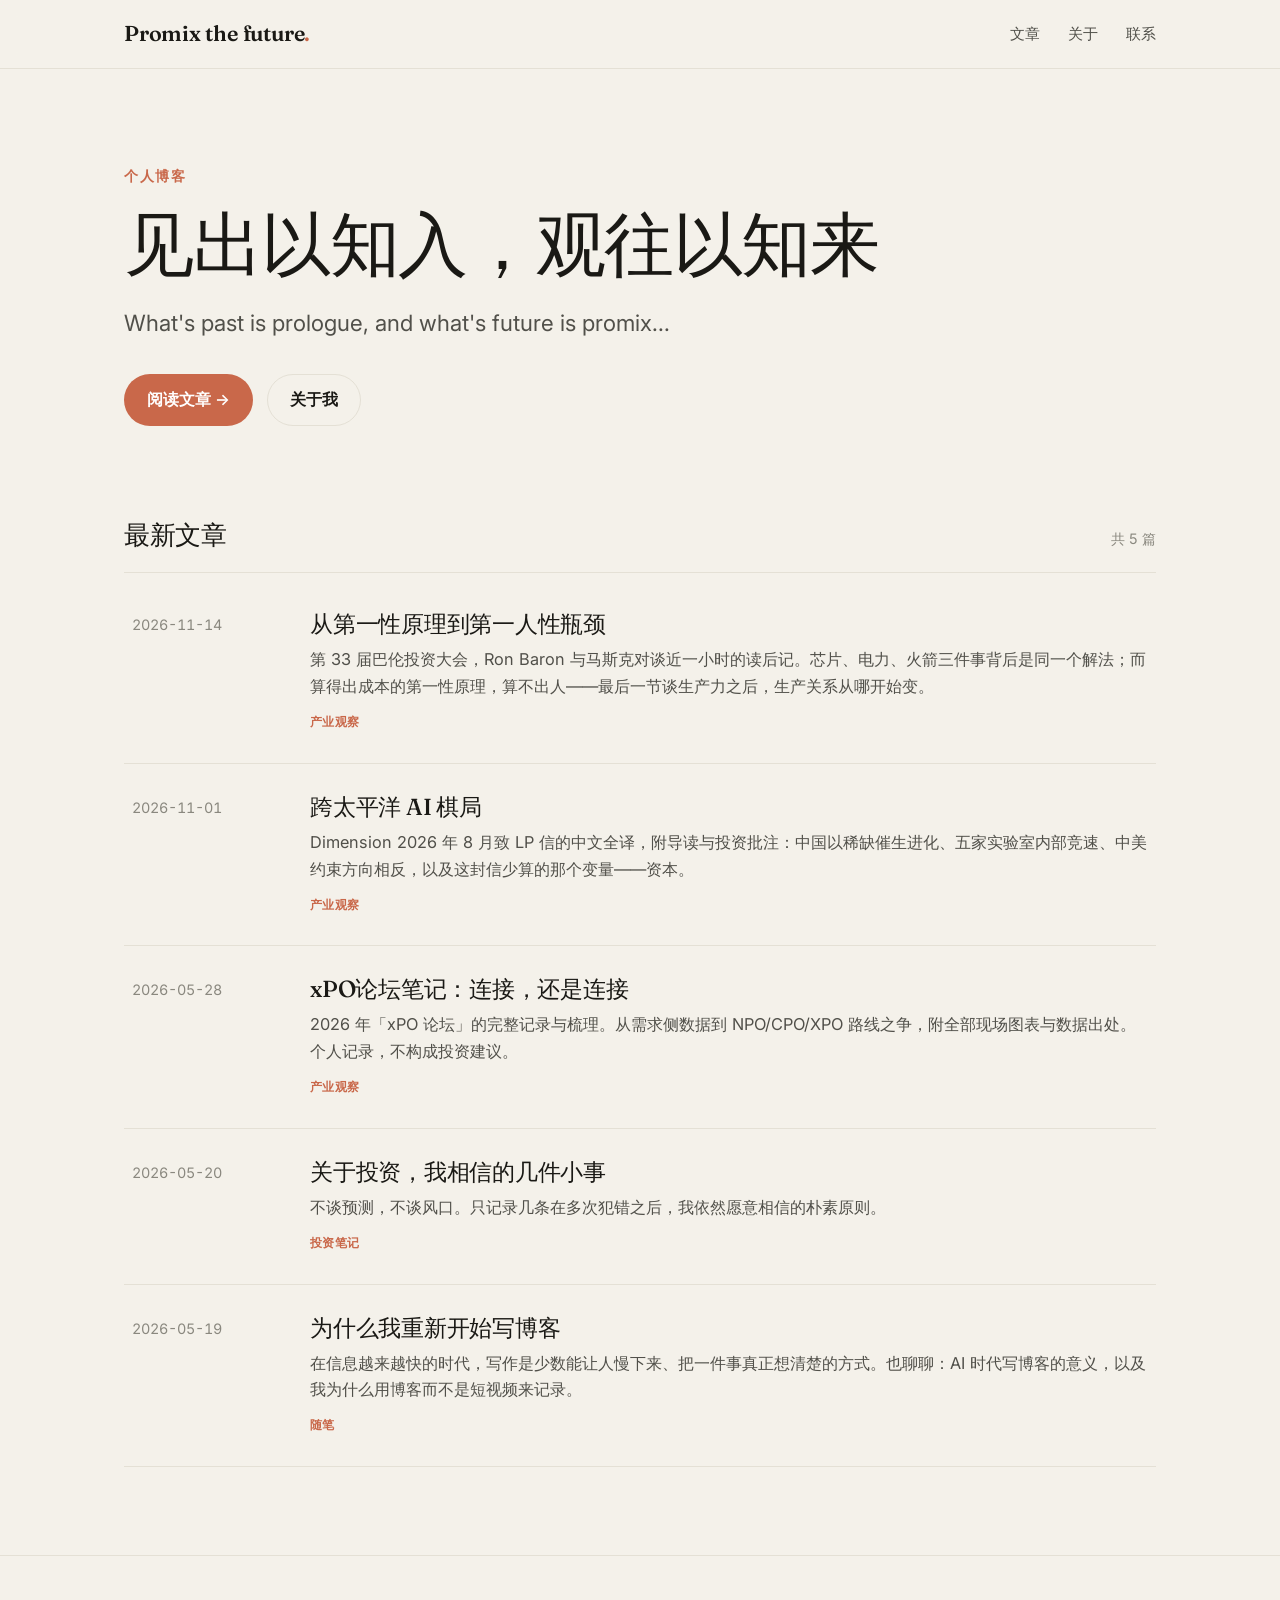
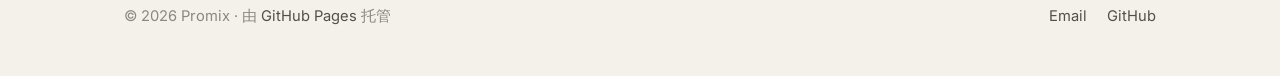
<file: index.html>
<!DOCTYPE html>
<html lang="zh-CN">
<head>
  <meta charset="UTF-8">
  <meta name="viewport" content="width=device-width, initial-scale=1.0">
  <title>Promix — 思考与写作</title>
  <meta name="description" content="Promix 的个人博客：关于科技、投资与产业的观察与记录。">
  <link rel="preconnect" href="https://fonts.googleapis.com">
  <link rel="preconnect" href="https://fonts.gstatic.com" crossorigin>
  <link href="https://fonts.googleapis.com/css2?family=Fraunces:opsz,wght@9..144,400;9..144,500;9..144,600&family=Inter:wght@400;500;600&display=swap" rel="stylesheet">
  <link rel="stylesheet" href="assets/style.css">
  <link rel="icon" href="data:image/svg+xml,<svg xmlns='http://www.w3.org/2000/svg' viewBox='0 0 100 100'><text y='.9em' font-size='90'>✦</text></svg>">
</head>
<body>

  <header class="site-header">
    <div class="wrap nav">
      <a class="brand" href="index.html">Promix the future<span class="dot">.</span></a>
      <nav class="nav-links">
        <a href="index.html">文章</a>
        <a href="about.html">关于</a>
        <a href="mailto:hello@promix.cloud">联系</a>
      </nav>
    </div>
  </header>

  <main>
    <!-- HERO -->
    <section class="hero">
      <div class="wrap">
        <p class="eyebrow">个人博客</p>
        <h1>见出以知入，观往以知来</h1>
        <p>What's past is prologue, and what's future is promix...</p>
        <div class="actions">
          <a class="btn btn-primary" href="#posts">阅读文章 →</a>
          <a class="btn btn-ghost" href="about.html">关于我</a>
        </div>
      </div>
    </section>

    <!-- POSTS -->
    <section class="section" id="posts">
      <div class="wrap">
        <div class="section-head">
          <h2>最新文章</h2>
          <span class="count">共 5 篇</span>
        </div>

        <ul class="post-list">
          <li class="post-item">
            <a href="posts/from-first-principles-to-first-human-bottleneck.html">
              <span class="date">2026-11-14</span>
              <div>
                <h3>从第一性原理到第一人性瓶颈</h3>
                <p class="excerpt">第 33 届巴伦投资大会，Ron Baron 与马斯克对谈近一小时的读后记。芯片、电力、火箭三件事背后是同一个解法；而算得出成本的第一性原理，算不出人——最后一节谈生产力之后，生产关系从哪开始变。</p>
                <span class="tag">产业观察</span>
              </div>
            </a>
          </li>

          <li class="post-item">
            <a href="posts/cross-pacific-ai-chessboard.html">
              <span class="date">2026-11-01</span>
              <div>
                <h3>跨太平洋 AI 棋局</h3>
                <p class="excerpt">Dimension 2026 年 8 月致 LP 信的中文全译，附导读与投资批注：中国以稀缺催生进化、五家实验室内部竞速、中美约束方向相反，以及这封信少算的那个变量——资本。</p>
                <span class="tag">产业观察</span>
              </div>
            </a>
          </li>

          <li class="post-item">
            <a href="posts/optical-interconnect-forum-2026.html">
              <span class="date">2026-05-28</span>
              <div>
                <h3>xPO论坛笔记：连接，还是连接</h3>
                <p class="excerpt">2026 年「xPO 论坛」的完整记录与梳理。从需求侧数据到 NPO/CPO/XPO 路线之争，附全部现场图表与数据出处。个人记录，不构成投资建议。</p>
                <span class="tag">产业观察</span>
              </div>
            </a>
          </li>

          <li class="post-item">
            <a href="posts/on-investing.html">
              <span class="date">2026-05-20</span>
              <div>
                <h3>关于投资，我相信的几件小事</h3>
                <p class="excerpt">不谈预测，不谈风口。只记录几条在多次犯错之后，我依然愿意相信的朴素原则。</p>
                <span class="tag">投资笔记</span>
              </div>
            </a>
          </li>

          <li class="post-item">
            <a href="posts/hello-world.html">
              <span class="date">2026-05-19</span>
              <div>
                <h3>为什么我重新开始写博客</h3>
                <p class="excerpt">在信息越来越快的时代，写作是少数能让人慢下来、把一件事真正想清楚的方式。也聊聊：AI 时代写博客的意义，以及我为什么用博客而不是短视频来记录。</p>
                <span class="tag">随笔</span>
              </div>
            </a>
          </li>
        </ul>
      </div>
    </section>
  </main>

  <footer class="site-footer">
    <div class="wrap footer-inner">
      <span>© 2026 Promix · 由 <a href="https://pages.github.com" target="_blank" rel="noopener">GitHub Pages</a> 托管</span>
      <div class="social">
        <a href="mailto:hello@promix.cloud">Email</a>
        <a href="https://github.com/promix-llp" target="_blank" rel="noopener">GitHub</a>
      </div>
    </div>
  </footer>

</body>
</html>
</file>
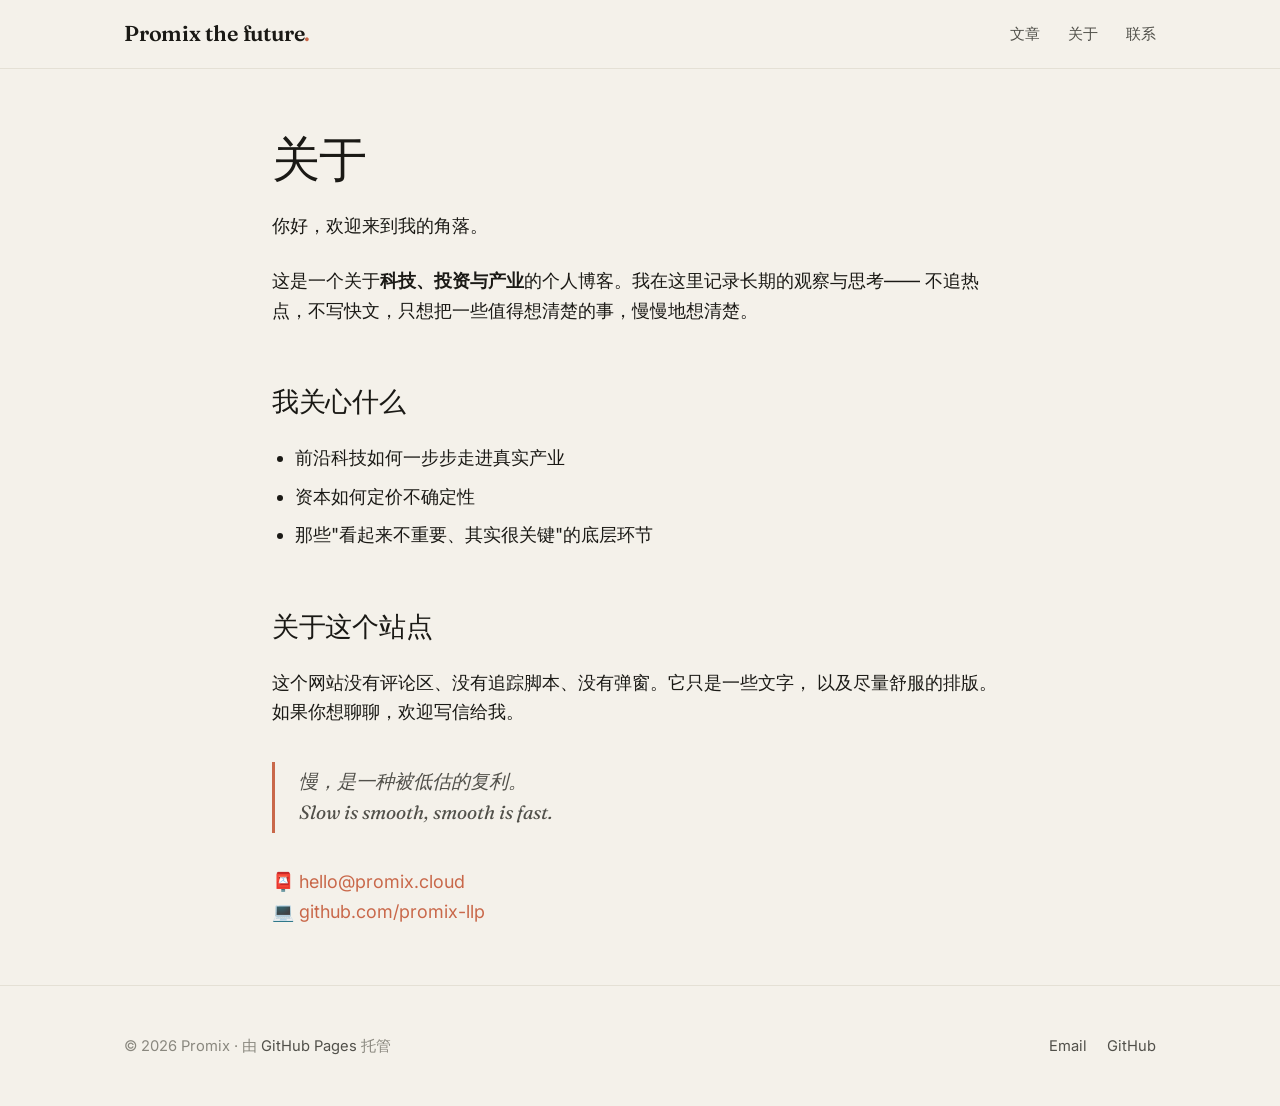
<file: about.html>
<!DOCTYPE html>
<html lang="zh-CN">
<head>
  <meta charset="UTF-8">
  <meta name="viewport" content="width=device-width, initial-scale=1.0">
  <title>关于 — Promix</title>
  <meta name="description" content="关于 Promix 以及这个博客。">
  <link rel="preconnect" href="https://fonts.googleapis.com">
  <link rel="preconnect" href="https://fonts.gstatic.com" crossorigin>
  <link href="https://fonts.googleapis.com/css2?family=Fraunces:opsz,wght@9..144,400;9..144,500;9..144,600&family=Inter:wght@400;500;600&display=swap" rel="stylesheet">
  <link rel="stylesheet" href="assets/style.css">
  <link rel="icon" href="data:image/svg+xml,<svg xmlns='http://www.w3.org/2000/svg' viewBox='0 0 100 100'><text y='.9em' font-size='90'>✦</text></svg>">
</head>
<body>

  <header class="site-header">
    <div class="wrap nav">
      <a class="brand" href="index.html">Promix the future<span class="dot">.</span></a>
      <nav class="nav-links">
        <a href="index.html">文章</a>
        <a href="about.html">关于</a>
        <a href="mailto:hello@promix.cloud">联系</a>
      </nav>
    </div>
  </header>

  <main class="page">
    <div class="wrap">
      <article class="prose">
        <h1>关于</h1>
        <p>你好，欢迎来到我的角落。</p>
        <p>
          这是一个关于<strong>科技、投资与产业</strong>的个人博客。我在这里记录长期的观察与思考——
          不追热点，不写快文，只想把一些值得想清楚的事，慢慢地想清楚。
        </p>

        <h2>我关心什么</h2>
        <ul>
          <li>前沿科技如何一步步走进真实产业</li>
          <li>资本如何定价不确定性</li>
          <li>那些"看起来不重要、其实很关键"的底层环节</li>
        </ul>

        <h2>关于这个站点</h2>
        <p>
          这个网站没有评论区、没有追踪脚本、没有弹窗。它只是一些文字，
          以及尽量舒服的排版。如果你想聊聊，欢迎写信给我。
        </p>

        <blockquote>慢，是一种被低估的复利。<br>Slow is smooth, smooth is fast.</blockquote>

        <p>
          📮 <a href="mailto:hello@promix.cloud">hello@promix.cloud</a><br>
          💻 <a href="https://github.com/promix-llp" target="_blank" rel="noopener">github.com/promix-llp</a>
        </p>
      </article>
    </div>
  </main>

  <footer class="site-footer">
    <div class="wrap footer-inner">
      <span>© 2026 Promix · 由 <a href="https://pages.github.com" target="_blank" rel="noopener">GitHub Pages</a> 托管</span>
      <div class="social">
        <a href="mailto:hello@promix.cloud">Email</a>
        <a href="https://github.com/promix-llp" target="_blank" rel="noopener">GitHub</a>
      </div>
    </div>
  </footer>

</body>
</html>
</file>
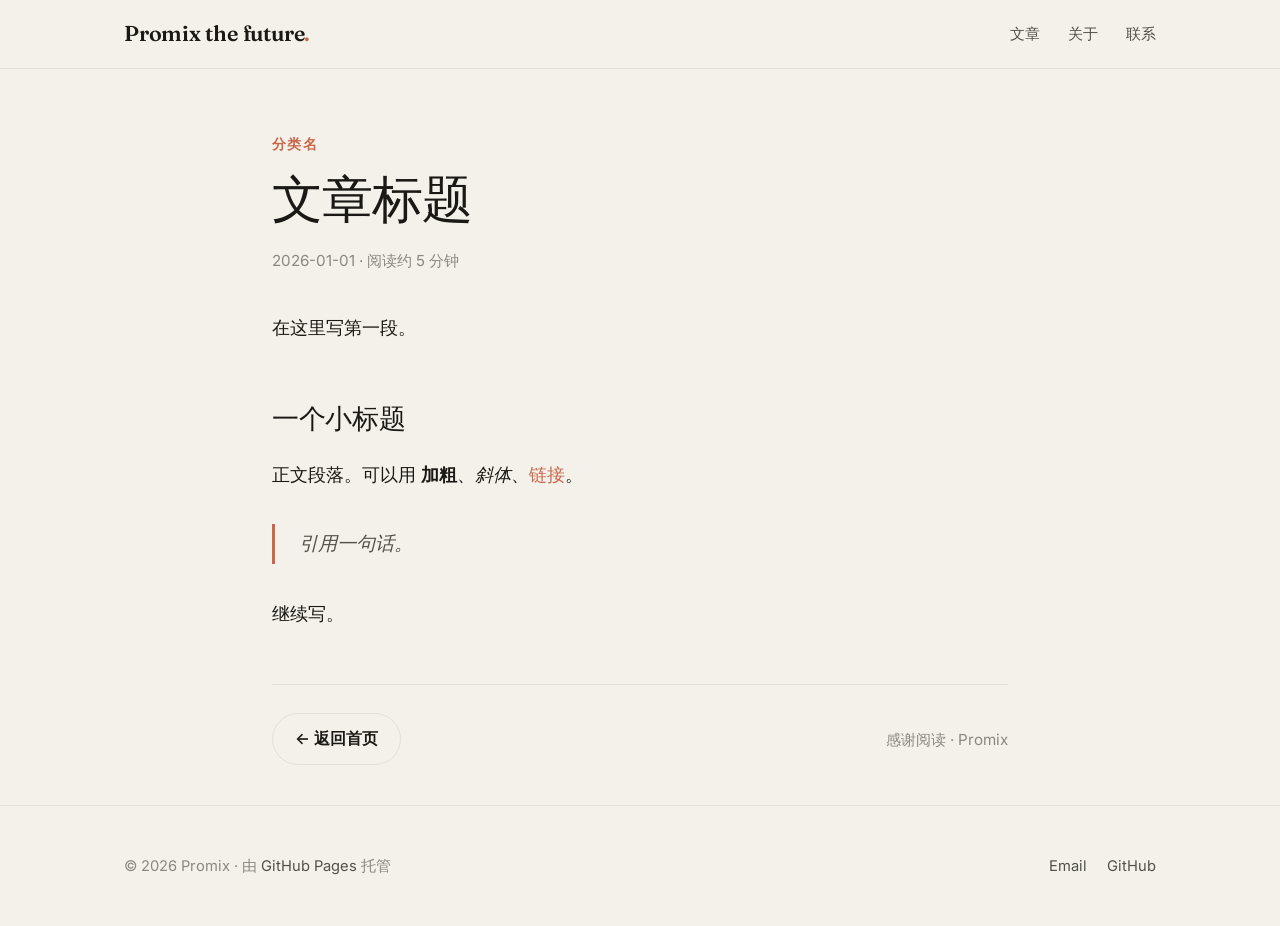
<file: posts/_template.html>
<!DOCTYPE html>
<html lang="zh-CN">
<head>
  <meta charset="UTF-8">
  <meta name="viewport" content="width=device-width, initial-scale=1.0">
  <!-- 改这里：文章标题 -->
  <title>文章标题 — Promix</title>
  <meta name="description" content="一句话摘要，会显示在搜索结果里。">
  <link rel="preconnect" href="https://fonts.googleapis.com">
  <link rel="preconnect" href="https://fonts.gstatic.com" crossorigin>
  <link href="https://fonts.googleapis.com/css2?family=Fraunces:opsz,wght@9..144,400;9..144,500;9..144,600&family=Inter:wght@400;500;600&display=swap" rel="stylesheet">
  <!-- 注意：文章在 posts/ 文件夹里，所以样式路径要用 ../ -->
  <link rel="stylesheet" href="../assets/style.css">
  <link rel="icon" href="data:image/svg+xml,<svg xmlns='http://www.w3.org/2000/svg' viewBox='0 0 100 100'><text y='.9em' font-size='90'>✦</text></svg>">
</head>
<body>

  <header class="site-header">
    <div class="wrap nav">
      <a class="brand" href="../index.html">Promix the future<span class="dot">.</span></a>
      <nav class="nav-links">
        <a href="../index.html">文章</a>
        <a href="../about.html">关于</a>
        <a href="mailto:hello@promix.cloud">联系</a>
      </nav>
    </div>
  </header>

  <main class="article">
    <div class="wrap">
      <header class="article-header">
        <p class="kicker">分类名</p>
        <!-- 改这里：文章标题 -->
        <h1>文章标题</h1>
        <p class="article-meta">2026-01-01 · 阅读约 5 分钟</p>
      </header>

      <article class="prose">
        <!-- ↓↓↓ 正文从这里开始，每段用 <p>...</p> 包起来 ↓↓↓ -->

        <p>在这里写第一段。</p>

        <h2>一个小标题</h2>
        <p>正文段落。可以用 <strong>加粗</strong>、<em>斜体</em>、<a href="#">链接</a>。</p>

        <blockquote>引用一句话。</blockquote>

        <p>继续写。</p>

        <!-- ↑↑↑ 正文到这里结束 ↑↑↑ -->
      </article>

      <footer class="article-footer">
        <a class="btn btn-ghost" href="../index.html">← 返回首页</a>
        <span class="article-meta">感谢阅读 · Promix</span>
      </footer>
    </div>
  </main>

  <footer class="site-footer">
    <div class="wrap footer-inner">
      <span>© 2026 Promix · 由 <a href="https://pages.github.com" target="_blank" rel="noopener">GitHub Pages</a> 托管</span>
      <div class="social">
        <a href="mailto:hello@promix.cloud">Email</a>
        <a href="https://github.com/promix-llp" target="_blank" rel="noopener">GitHub</a>
      </div>
    </div>
  </footer>

</body>
</html>
</file>
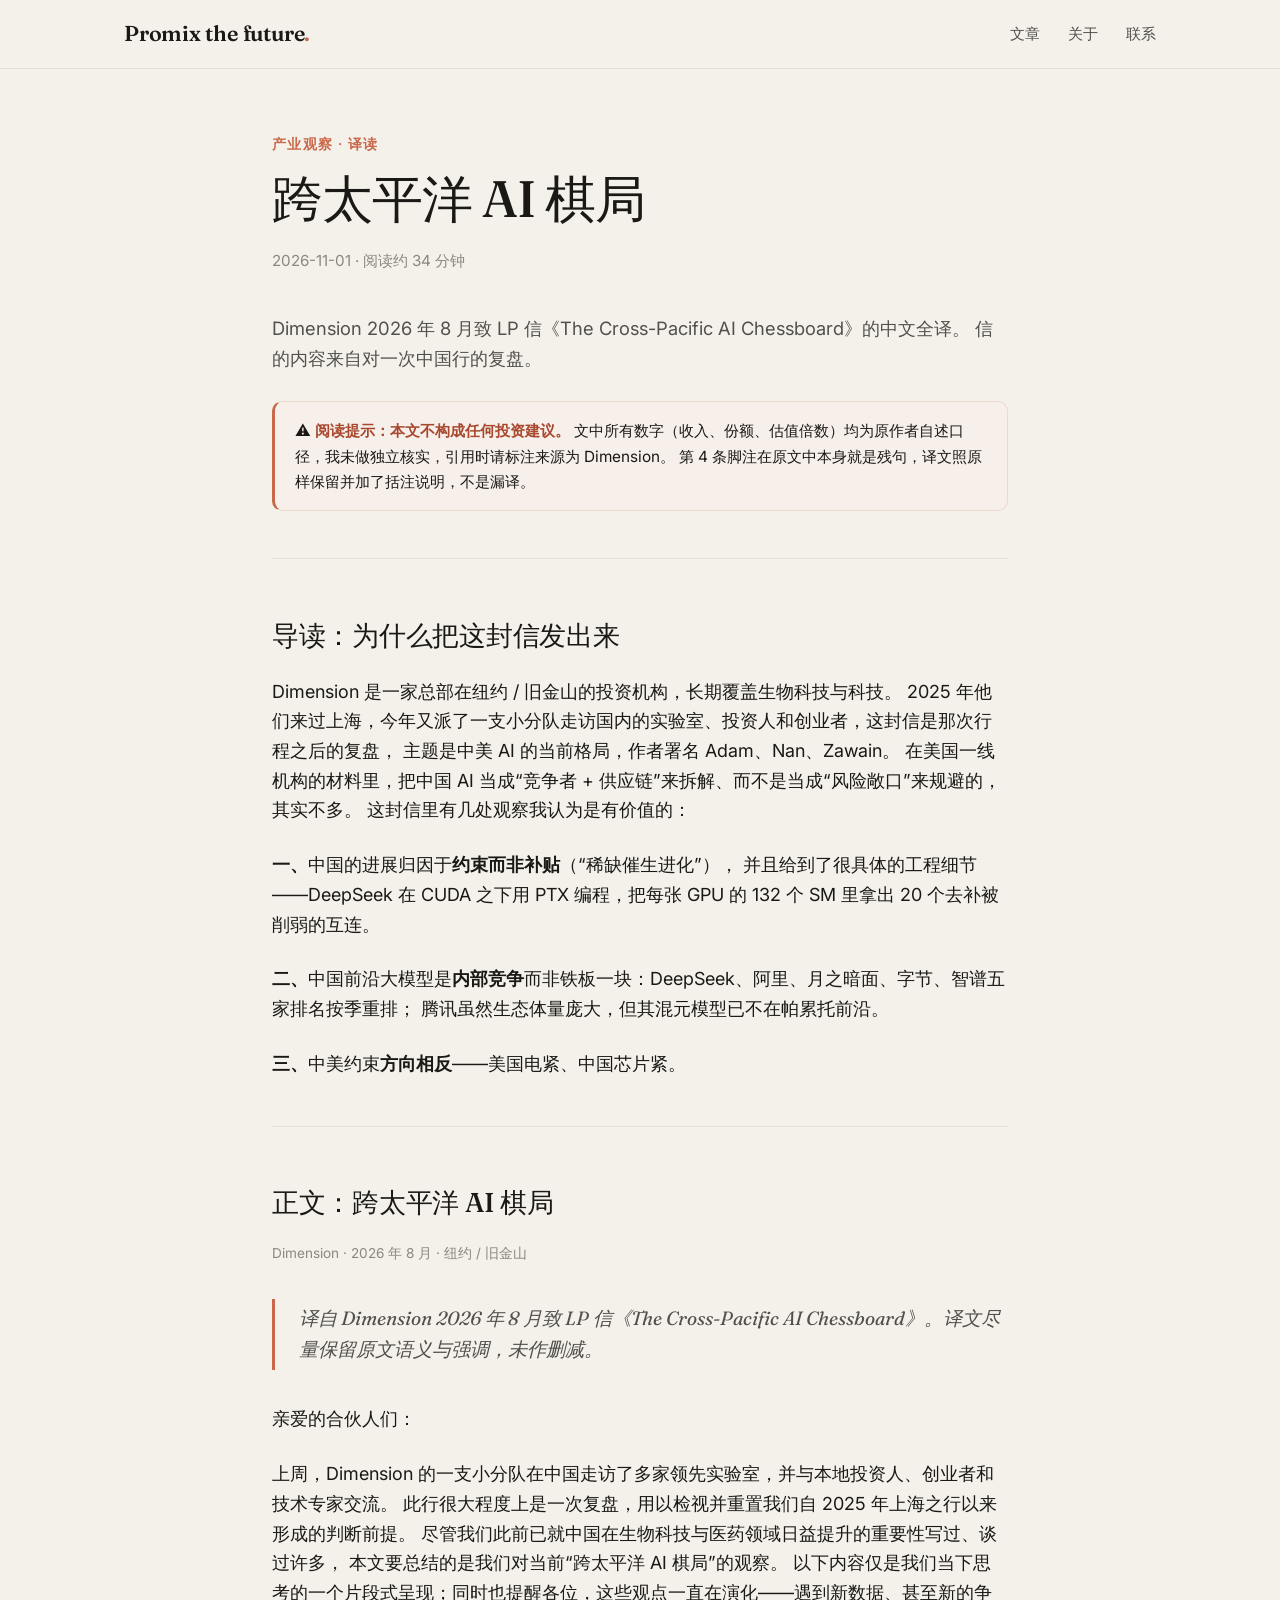
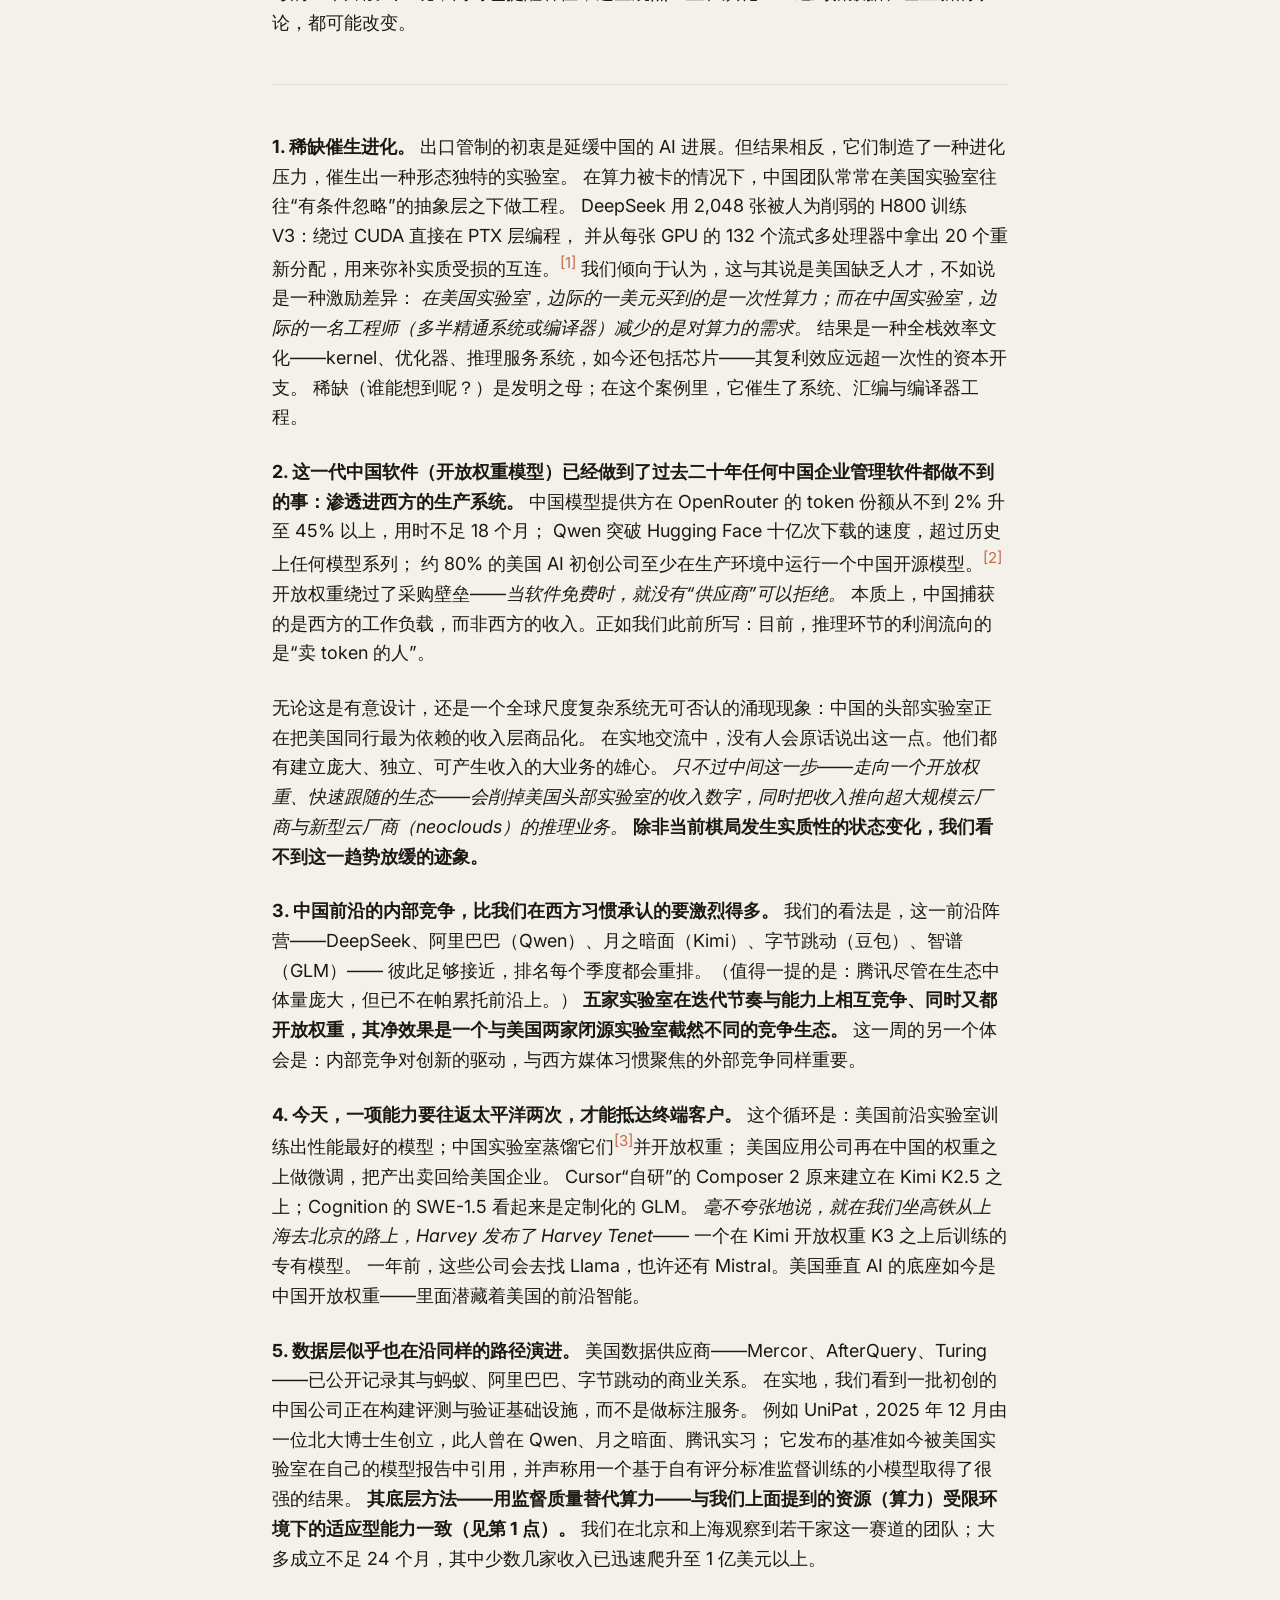
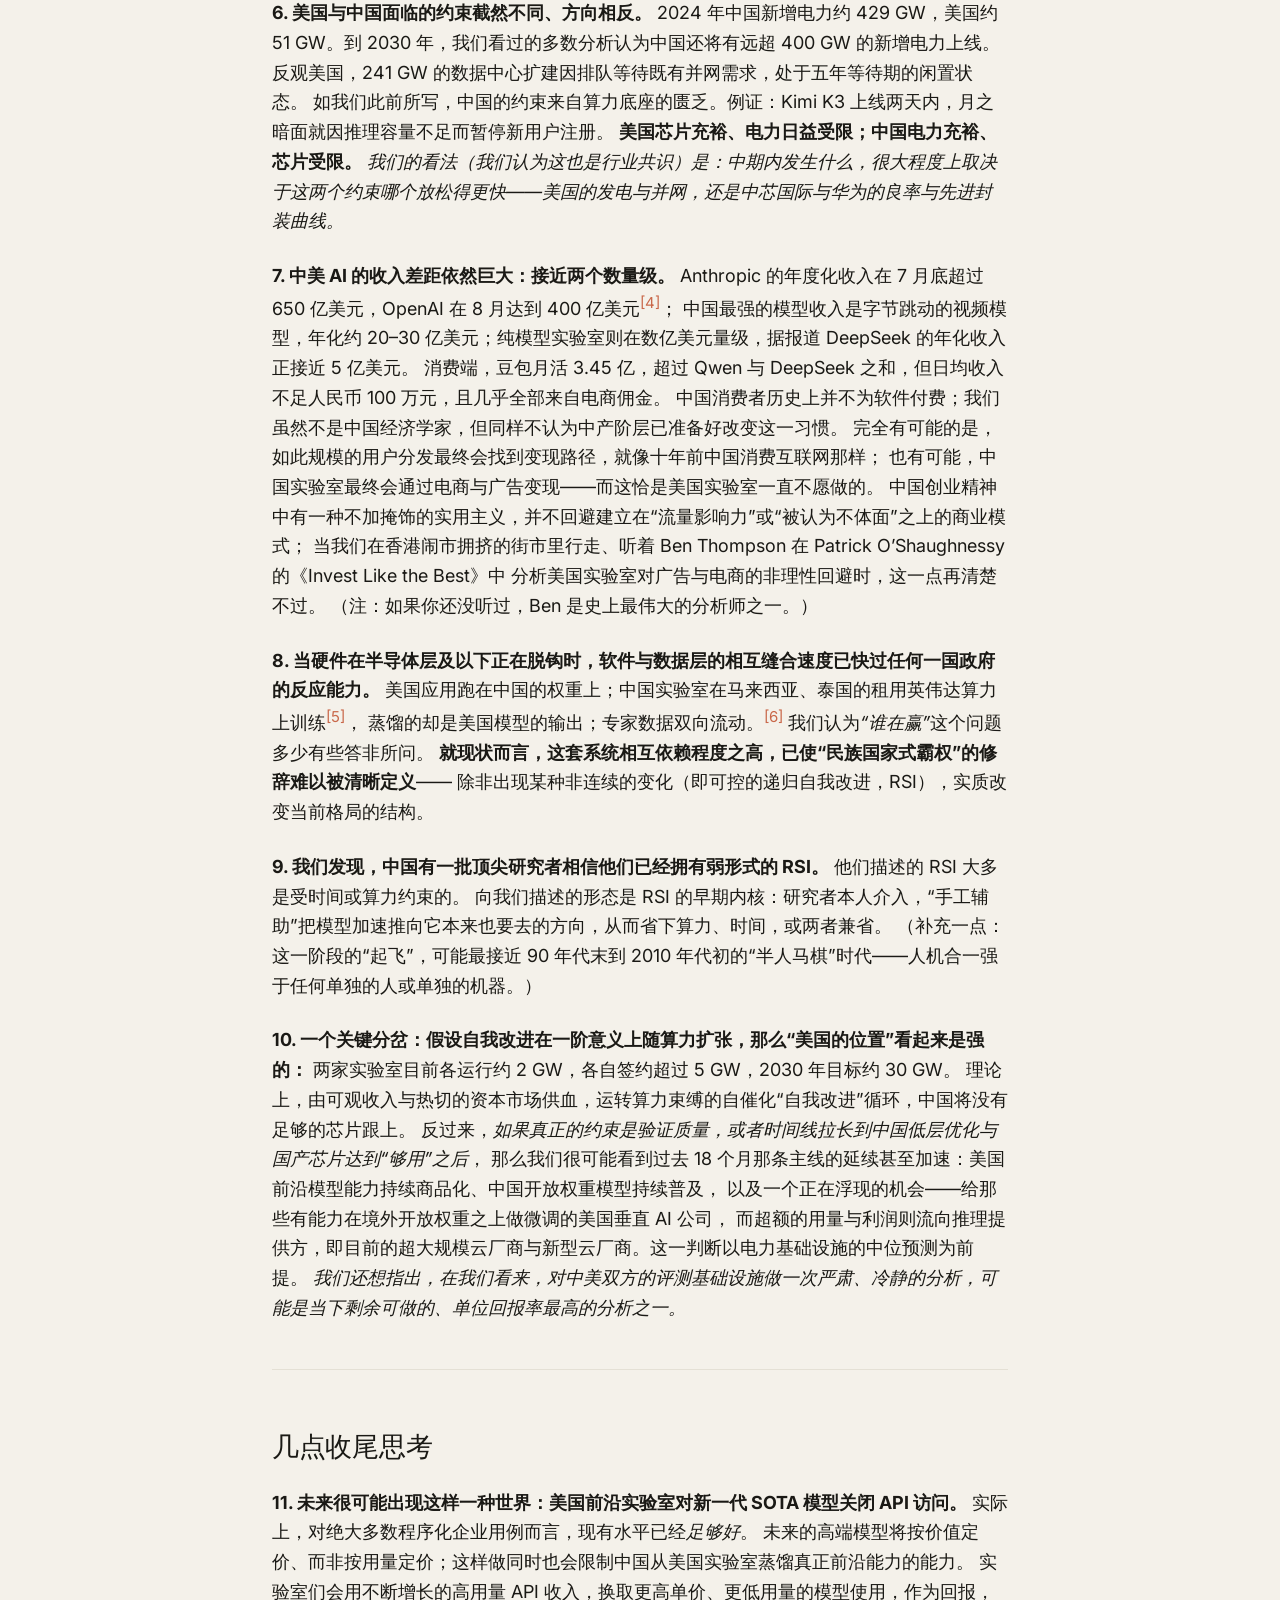
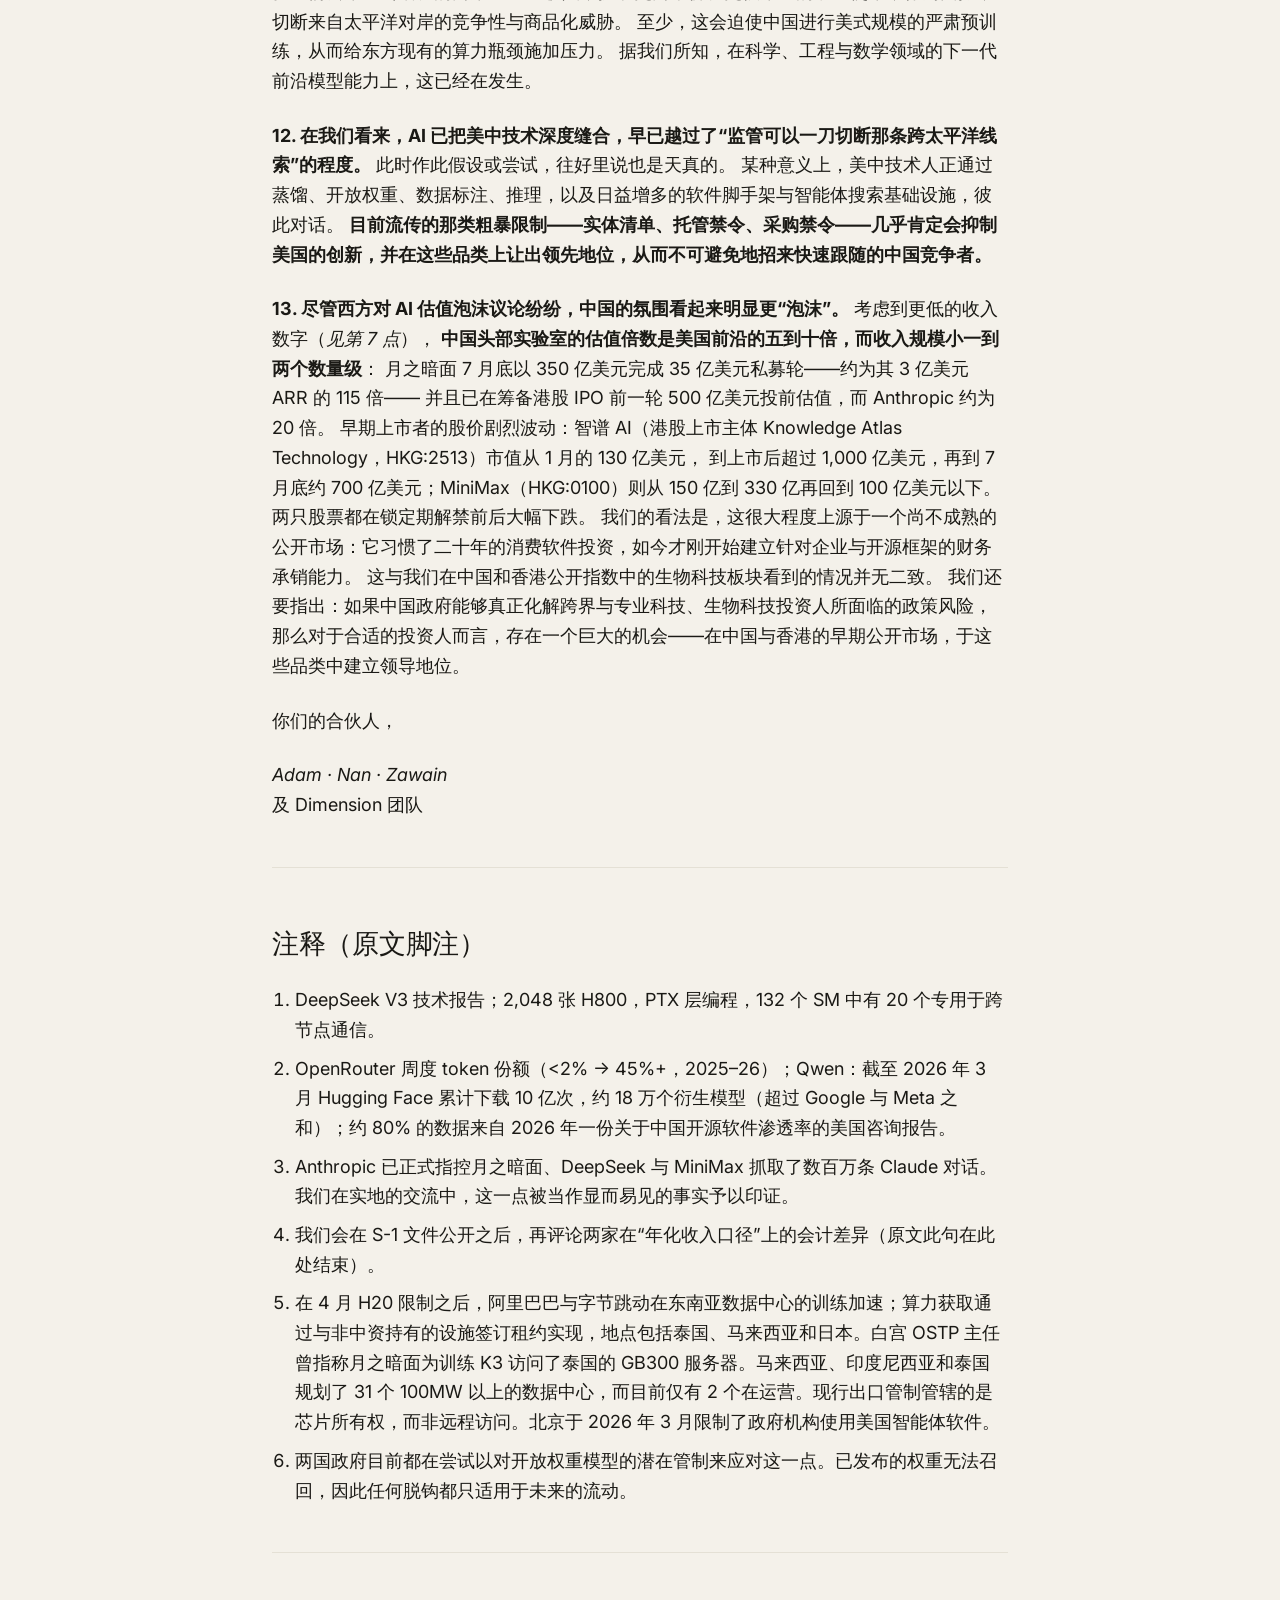
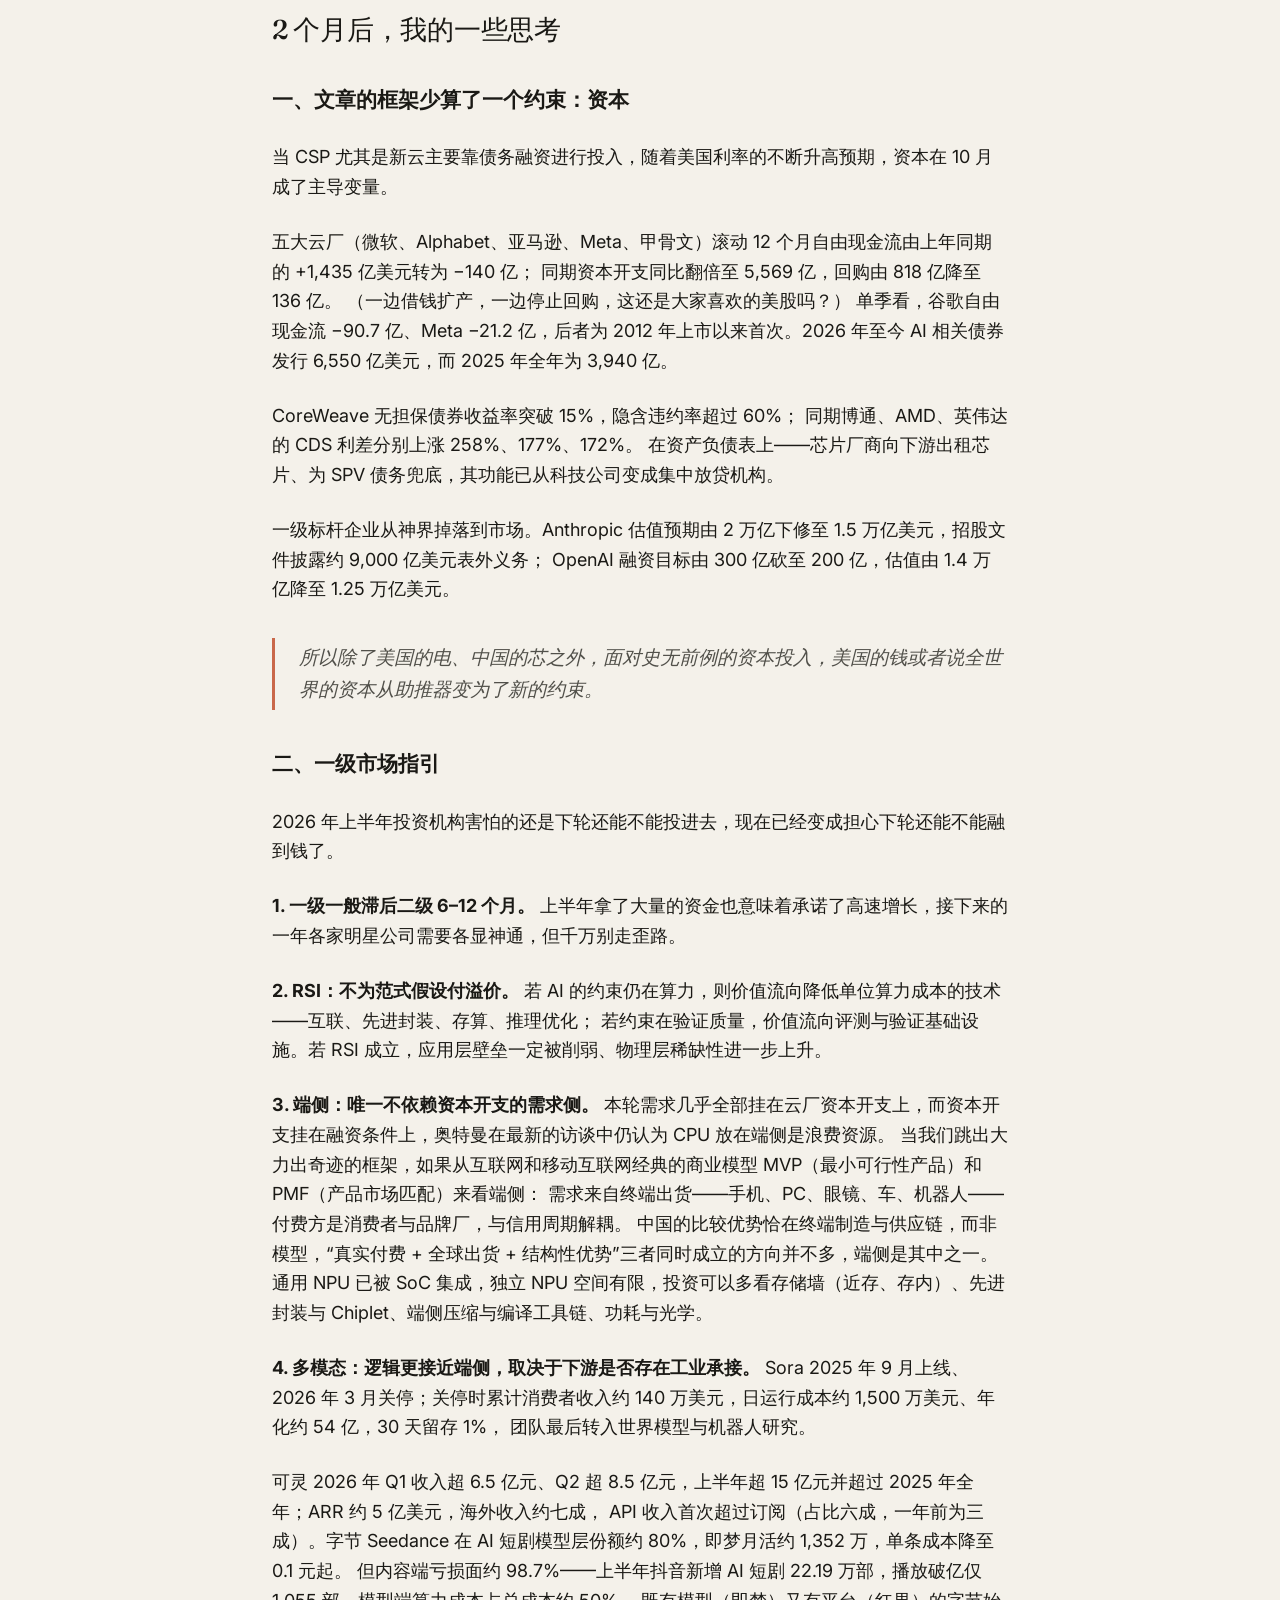
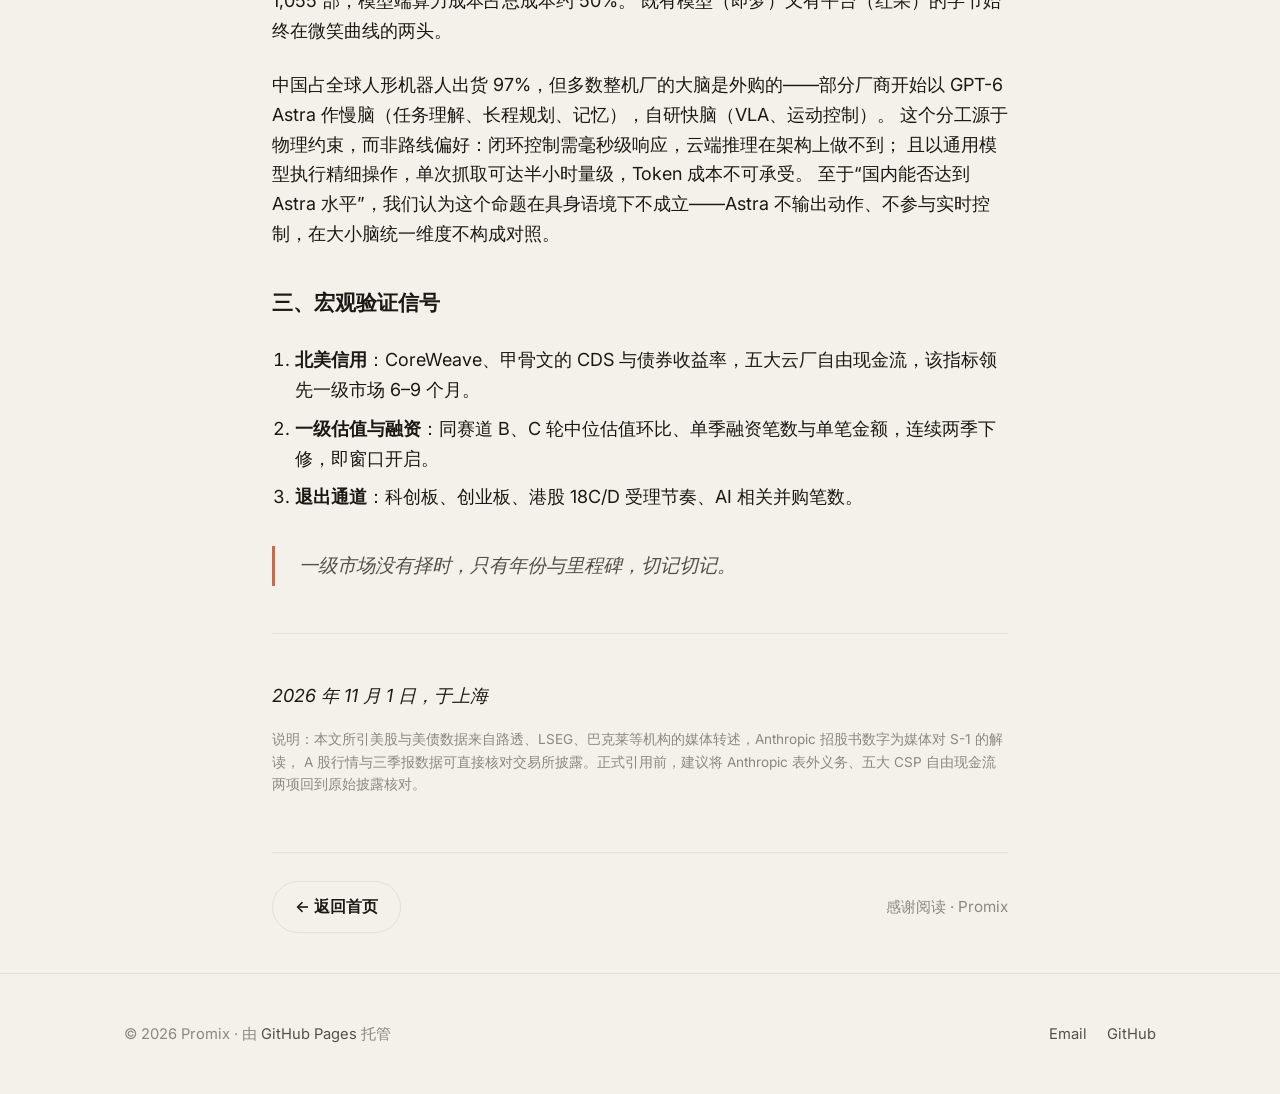
<file: posts/cross-pacific-ai-chessboard.html>
<!DOCTYPE html>
<html lang="zh-CN">
<head>
  <meta charset="UTF-8">
  <meta name="viewport" content="width=device-width, initial-scale=1.0">
  <title>跨太平洋 AI 棋局 — Promix</title>
  <meta name="description" content="Dimension 2026 年 8 月致 LP 信的中文全译，附导读与投资批注：中国以稀缺催生进化、五家实验室内部竞速、中美约束方向相反，以及这封信少算的那个变量——资本。">
  <link rel="preconnect" href="https://fonts.googleapis.com">
  <link rel="preconnect" href="https://fonts.gstatic.com" crossorigin>
  <link href="https://fonts.googleapis.com/css2?family=Fraunces:opsz,wght@9..144,400;9..144,500;9..144,600&family=Inter:wght@400;500;600&display=swap" rel="stylesheet">
  <link rel="stylesheet" href="../assets/style.css">
  <link rel="icon" href="data:image/svg+xml,<svg xmlns='http://www.w3.org/2000/svg' viewBox='0 0 100 100'><text y='.9em' font-size='90'>✦</text></svg>">
</head>
<body>

  <header class="site-header">
    <div class="wrap nav">
      <a class="brand" href="../index.html">Promix the future<span class="dot">.</span></a>
      <nav class="nav-links">
        <a href="../index.html">文章</a>
        <a href="../about.html">关于</a>
        <a href="mailto:hello@promix.cloud">联系</a>
      </nav>
    </div>
  </header>

  <main class="article">
    <div class="wrap">
      <header class="article-header">
        <p class="kicker">产业观察 · 译读</p>
        <h1>跨太平洋 AI 棋局</h1>
        <p class="article-meta">2026-11-01 · 阅读约 34 分钟</p>
      </header>

      <article class="prose">
        <p class="lead">
          Dimension 2026 年 8 月致 LP 信《The Cross-Pacific AI Chessboard》的中文全译。
          信的内容来自对一次中国行的复盘。
        </p>

        <div class="callout">
          ⚠ <strong>阅读提示：本文不构成任何投资建议。</strong>
          文中所有数字（收入、份额、估值倍数）均为原作者自述口径，我未做独立核实，引用时请标注来源为 Dimension。
          第 4 条脚注在原文中本身就是残句，译文照原样保留并加了括注说明，不是漏译。
        </div>

        <hr>

        <h2>导读：为什么把这封信发出来</h2>
        <p>
          Dimension 是一家总部在纽约 / 旧金山的投资机构，长期覆盖生物科技与科技。
          2025 年他们来过上海，今年又派了一支小分队走访国内的实验室、投资人和创业者，这封信是那次行程之后的复盘，
          主题是中美 AI 的当前格局，作者署名 Adam、Nan、Zawain。
          在美国一线机构的材料里，把中国 AI 当成“竞争者 + 供应链”来拆解、而不是当成“风险敞口”来规避的，其实不多。
          这封信里有几处观察我认为是有价值的：
        </p>
        <p>
          <strong>一、</strong>中国的进展归因于<strong>约束而非补贴</strong>（“稀缺催生进化”），
          并且给到了很具体的工程细节——DeepSeek 在 CUDA 之下用 PTX 编程，把每张 GPU 的 132 个 SM 里拿出 20 个去补被削弱的互连。
        </p>
        <p>
          <strong>二、</strong>中国前沿大模型是<strong>内部竞争</strong>而非铁板一块：DeepSeek、阿里、月之暗面、字节、智谱五家排名按季重排；
          腾讯虽然生态体量庞大，但其混元模型已不在帕累托前沿。
        </p>
        <p>
          <strong>三、</strong>中美约束<strong>方向相反</strong>——美国电紧、中国芯片紧。
        </p>

        <hr>

        <h2>正文：跨太平洋 AI 棋局</h2>
        <p class="source">Dimension · 2026 年 8 月 · 纽约 / 旧金山</p>
        <blockquote>
          译自 Dimension 2026 年 8 月致 LP 信《The Cross-Pacific AI Chessboard》。译文尽量保留原文语义与强调，未作删减。
        </blockquote>

        <p>亲爱的合伙人们：</p>

        <p>
          上周，Dimension 的一支小分队在中国走访了多家领先实验室，并与本地投资人、创业者和技术专家交流。
          此行很大程度上是一次复盘，用以检视并重置我们自 2025 年上海之行以来形成的判断前提。
          尽管我们此前已就中国在生物科技与医药领域日益提升的重要性写过、谈过许多，
          本文要总结的是我们对当前“跨太平洋 AI 棋局”的观察。
          以下内容仅是我们当下思考的一个片段式呈现；同时也提醒各位，这些观点一直在演化——遇到新数据、甚至新的争论，都可能改变。
        </p>

        <hr>

        <p>
          <strong>1. 稀缺催生进化。</strong>
          出口管制的初衷是延缓中国的 AI 进展。但结果相反，它们制造了一种进化压力，催生出一种形态独特的实验室。
          在算力被卡的情况下，中国团队常常在美国实验室往往“有条件忽略”的抽象层之下做工程。
          DeepSeek 用 2,048 张被人为削弱的 H800 训练 V3：绕过 CUDA 直接在 PTX 层编程，
          并从每张 GPU 的 132 个流式多处理器中拿出 20 个重新分配，用来弥补实质受损的互连。<sup><a href="#fn1">[1]</a></sup>
          我们倾向于认为，这与其说是美国缺乏人才，不如说是一种激励差异：
          <em>在美国实验室，边际的一美元买到的是一次性算力；而在中国实验室，边际的一名工程师（多半精通系统或编译器）减少的是对算力的需求。</em>
          结果是一种全栈效率文化——kernel、优化器、推理服务系统，如今还包括芯片——其复利效应远超一次性的资本开支。
          稀缺（谁能想到呢？）是发明之母；在这个案例里，它催生了系统、汇编与编译器工程。
        </p>

        <p>
          <strong>2. 这一代中国软件（开放权重模型）已经做到了过去二十年任何中国企业管理软件都做不到的事：渗透进西方的生产系统。</strong>
          中国模型提供方在 OpenRouter 的 token 份额从不到 2% 升至 45% 以上，用时不足 18 个月；
          Qwen 突破 Hugging Face 十亿次下载的速度，超过历史上任何模型系列；
          约 80% 的美国 AI 初创公司至少在生产环境中运行一个中国开源模型。<sup><a href="#fn2">[2]</a></sup>
          开放权重绕过了采购壁垒——<em>当软件免费时，就没有“供应商”可以拒绝。</em>
          本质上，中国捕获的是西方的工作负载，而非西方的收入。正如我们此前所写：目前，推理环节的利润流向的是“卖 token 的人”。
        </p>

        <p>
          无论这是有意设计，还是一个全球尺度复杂系统无可否认的涌现现象：中国的头部实验室正在把美国同行最为依赖的收入层商品化。
          在实地交流中，没有人会原话说出这一点。他们都有建立庞大、独立、可产生收入的大业务的雄心。
          <em>只不过中间这一步——走向一个开放权重、快速跟随的生态——会削掉美国头部实验室的收入数字，同时把收入推向超大规模云厂商与新型云厂商（neoclouds）的推理业务。</em>
          <strong>除非当前棋局发生实质性的状态变化，我们看不到这一趋势放缓的迹象。</strong>
        </p>

        <p>
          <strong>3. 中国前沿的内部竞争，比我们在西方习惯承认的要激烈得多。</strong>
          我们的看法是，这一前沿阵营——DeepSeek、阿里巴巴（Qwen）、月之暗面（Kimi）、字节跳动（豆包）、智谱（GLM）——
          彼此足够接近，排名每个季度都会重排。（值得一提的是：腾讯尽管在生态中体量庞大，但已不在帕累托前沿上。）
          <strong>五家实验室在迭代节奏与能力上相互竞争、同时又都开放权重，其净效果是一个与美国两家闭源实验室截然不同的竞争生态。</strong>
          这一周的另一个体会是：内部竞争对创新的驱动，与西方媒体习惯聚焦的外部竞争同样重要。
        </p>

        <p>
          <strong>4. 今天，一项能力要往返太平洋两次，才能抵达终端客户。</strong>
          这个循环是：美国前沿实验室训练出性能最好的模型；中国实验室蒸馏它们<sup><a href="#fn3">[3]</a></sup>并开放权重；
          美国应用公司再在中国的权重之上做微调，把产出卖回给美国企业。
          Cursor“自研”的 Composer 2 原来建立在 Kimi K2.5 之上；Cognition 的 SWE-1.5 看起来是定制化的 GLM。
          <em>毫不夸张地说，就在我们坐高铁从上海去北京的路上，Harvey 发布了 Harvey Tenet</em>——
          一个在 Kimi 开放权重 K3 之上后训练的专有模型。
          一年前，这些公司会去找 Llama，也许还有 Mistral。美国垂直 AI 的底座如今是中国开放权重——里面潜藏着美国的前沿智能。
        </p>

        <p>
          <strong>5. 数据层似乎也在沿同样的路径演进。</strong>
          美国数据供应商——Mercor、AfterQuery、Turing——已公开记录其与蚂蚁、阿里巴巴、字节跳动的商业关系。
          在实地，我们看到一批初创的中国公司正在构建评测与验证基础设施，而不是做标注服务。
          例如 UniPat，2025 年 12 月由一位北大博士生创立，此人曾在 Qwen、月之暗面、腾讯实习；
          它发布的基准如今被美国实验室在自己的模型报告中引用，并声称用一个基于自有评分标准监督训练的小模型取得了很强的结果。
          <strong>其底层方法——用监督质量替代算力——与我们上面提到的资源（算力）受限环境下的适应型能力一致（见第 1 点）。</strong>
          我们在北京和上海观察到若干家这一赛道的团队；大多成立不足 24 个月，其中少数几家收入已迅速爬升至 1 亿美元以上。
        </p>

        <p>
          <strong>6. 美国与中国面临的约束截然不同、方向相反。</strong>
          2024 年中国新增电力约 429 GW，美国约 51 GW。到 2030 年，我们看过的多数分析认为中国还将有远超 400 GW 的新增电力上线。
          反观美国，241 GW 的数据中心扩建因排队等待既有并网需求，处于五年等待期的闲置状态。
          如我们此前所写，中国的约束来自算力底座的匮乏。例证：Kimi K3 上线两天内，月之暗面就因推理容量不足而暂停新用户注册。
          <strong>美国芯片充裕、电力日益受限；中国电力充裕、芯片受限。</strong>
          <em>我们的看法（我们认为这也是行业共识）是：中期内发生什么，很大程度上取决于这两个约束哪个放松得更快——美国的发电与并网，还是中芯国际与华为的良率与先进封装曲线。</em>
        </p>

        <p>
          <strong>7. 中美 AI 的收入差距依然巨大：接近两个数量级。</strong>
          Anthropic 的年度化收入在 7 月底超过 650 亿美元，OpenAI 在 8 月达到 400 亿美元<sup><a href="#fn4">[4]</a></sup>；
          中国最强的模型收入是字节跳动的视频模型，年化约 20–30 亿美元；纯模型实验室则在数亿美元量级，据报道 DeepSeek 的年化收入正接近 5 亿美元。
          消费端，豆包月活 3.45 亿，超过 Qwen 与 DeepSeek 之和，但日均收入不足人民币 100 万元，且几乎全部来自电商佣金。
          中国消费者历史上并不为软件付费；我们虽然不是中国经济学家，但同样不认为中产阶层已准备好改变这一习惯。
          完全有可能的是，如此规模的用户分发最终会找到变现路径，就像十年前中国消费互联网那样；
          也有可能，中国实验室最终会通过电商与广告变现——而这恰是美国实验室一直不愿做的。
          中国创业精神中有一种不加掩饰的实用主义，并不回避建立在“流量影响力”或“被认为不体面”之上的商业模式；
          当我们在香港闹市拥挤的街市里行走、听着 Ben Thompson 在 Patrick O’Shaughnessy 的《Invest Like the Best》中
          分析美国实验室对广告与电商的非理性回避时，这一点再清楚不过。
          （注：如果你还没听过，Ben 是史上最伟大的分析师之一。）
        </p>

        <p>
          <strong>8. 当硬件在半导体层及以下正在脱钩时，软件与数据层的相互缝合速度已快过任何一国政府的反应能力。</strong>
          美国应用跑在中国的权重上；中国实验室在马来西亚、泰国的租用英伟达算力上训练<sup><a href="#fn5">[5]</a></sup>，
          蒸馏的却是美国模型的输出；专家数据双向流动。<sup><a href="#fn6">[6]</a></sup>
          我们认为<em>“谁在赢”</em>这个问题多少有些答非所问。
          <strong>就现状而言，这套系统相互依赖程度之高，已使“民族国家式霸权”的修辞难以被清晰定义</strong>——
          除非出现某种非连续的变化（即可控的递归自我改进，RSI），实质改变当前格局的结构。
        </p>

        <p>
          <strong>9. 我们发现，中国有一批顶尖研究者相信他们已经拥有弱形式的 RSI。</strong>
          他们描述的 RSI 大多是受时间或算力约束的。
          向我们描述的形态是 RSI 的早期内核：研究者本人介入，“手工辅助”把模型加速推向它本来也要去的方向，从而省下算力、时间，或两者兼省。
          （补充一点：这一阶段的“起飞”，可能最接近 90 年代末到 2010 年代初的“半人马棋”时代——人机合一强于任何单独的人或单独的机器。）
        </p>

        <p>
          <strong>10. 一个关键分岔：假设自我改进在一阶意义上随算力扩张，那么“美国的位置”看起来是强的：</strong>
          两家实验室目前各运行约 2 GW，各自签约超过 5 GW，2030 年目标约 30 GW。
          理论上，由可观收入与热切的资本市场供血，运转算力束缚的自催化“自我改进”循环，中国将没有足够的芯片跟上。
          反过来，<em>如果真正的约束是验证质量，或者时间线拉长到中国低层优化与国产芯片达到“够用”之后</em>，
          那么我们很可能看到过去 18 个月那条主线的延续甚至加速：美国前沿模型能力持续商品化、中国开放权重模型持续普及，
          以及一个正在浮现的机会——给那些有能力在境外开放权重之上做微调的美国垂直 AI 公司，
          而超额的用量与利润则流向推理提供方，即目前的超大规模云厂商与新型云厂商。这一判断以电力基础设施的中位预测为前提。
          <em>我们还想指出，在我们看来，对中美双方的评测基础设施做一次严肃、冷静的分析，可能是当下剩余可做的、单位回报率最高的分析之一。</em>
        </p>

        <hr>

        <h2>几点收尾思考</h2>

        <p>
          <strong>11. 未来很可能出现这样一种世界：美国前沿实验室对新一代 SOTA 模型关闭 API 访问。</strong>
          实际上，对绝大多数程序化企业用例而言，现有水平已经<em>足够好</em>。
          未来的高端模型将按价值定价、而非按用量定价；这样做同时也会限制中国从美国实验室蒸馏真正前沿能力的能力。
          实验室们会用不断增长的高用量 API 收入，换取更高单价、更低用量的模型使用，作为回报，切断来自太平洋对岸的竞争性与商品化威胁。
          至少，这会迫使中国进行美式规模的严肃预训练，从而给东方现有的算力瓶颈施加压力。
          据我们所知，在科学、工程与数学领域的下一代前沿模型能力上，这已经在发生。
        </p>

        <p>
          <strong>12. 在我们看来，AI 已把美中技术深度缝合，早已越过了“监管可以一刀切断那条跨太平洋线索”的程度。</strong>
          此时作此假设或尝试，往好里说也是天真的。
          某种意义上，美中技术人正通过蒸馏、开放权重、数据标注、推理，以及日益增多的软件脚手架与智能体搜索基础设施，彼此对话。
          <strong>目前流传的那类粗暴限制——实体清单、托管禁令、采购禁令——几乎肯定会抑制美国的创新，并在这些品类上让出领先地位，从而不可避免地招来快速跟随的中国竞争者。</strong>
        </p>

        <p>
          <strong>13. 尽管西方对 AI 估值泡沫议论纷纷，中国的氛围看起来明显更“泡沫”。</strong>
          考虑到更低的收入数字（<em>见第 7 点</em>），
          <strong>中国头部实验室的估值倍数是美国前沿的五到十倍，而收入规模小一到两个数量级</strong>：
          月之暗面 7 月底以 350 亿美元完成 35 亿美元私募轮——约为其 3 亿美元 ARR 的 115 倍——
          并且已在筹备港股 IPO 前一轮 500 亿美元投前估值，而 Anthropic 约为 20 倍。
          早期上市者的股价剧烈波动：智谱 AI（港股上市主体 Knowledge Atlas Technology，HKG:2513）市值从 1 月的 130 亿美元，
          到上市后超过 1,000 亿美元，再到 7 月底约 700 亿美元；MiniMax（HKG:0100）则从 150 亿到 330 亿再回到 100 亿美元以下。
          两只股票都在锁定期解禁前后大幅下跌。
          我们的看法是，这很大程度上源于一个尚不成熟的公开市场：它习惯了二十年的消费软件投资，如今才刚开始建立针对企业与开源框架的财务承销能力。
          这与我们在中国和香港公开指数中的生物科技板块看到的情况并无二致。
          我们还要指出：如果中国政府能够真正化解跨界与专业科技、生物科技投资人所面临的政策风险，
          那么对于合适的投资人而言，存在一个巨大的机会——在中国与香港的早期公开市场，于这些品类中建立领导地位。
        </p>

        <p>你们的合伙人，</p>
        <p>
          <em>Adam · Nan · Zawain</em><br>
          及 Dimension 团队
        </p>

        <hr>

        <h2>注释（原文脚注）</h2>
        <ol>
          <li id="fn1">DeepSeek V3 技术报告；2,048 张 H800，PTX 层编程，132 个 SM 中有 20 个专用于跨节点通信。</li>
          <li id="fn2">OpenRouter 周度 token 份额（&lt;2% → 45%+，2025–26）；Qwen：截至 2026 年 3 月 Hugging Face 累计下载 10 亿次，约 18 万个衍生模型（超过 Google 与 Meta 之和）；约 80% 的数据来自 2026 年一份关于中国开源软件渗透率的美国咨询报告。</li>
          <li id="fn3">Anthropic 已正式指控月之暗面、DeepSeek 与 MiniMax 抓取了数百万条 Claude 对话。我们在实地的交流中，这一点被当作显而易见的事实予以印证。</li>
          <li id="fn4">我们会在 S-1 文件公开之后，再评论两家在“年化收入口径”上的会计差异（原文此句在此处结束）。</li>
          <li id="fn5">在 4 月 H20 限制之后，阿里巴巴与字节跳动在东南亚数据中心的训练加速；算力获取通过与非中资持有的设施签订租约实现，地点包括泰国、马来西亚和日本。白宫 OSTP 主任曾指称月之暗面为训练 K3 访问了泰国的 GB300 服务器。马来西亚、印度尼西亚和泰国规划了 31 个 100MW 以上的数据中心，而目前仅有 2 个在运营。现行出口管制管辖的是芯片所有权，而非远程访问。北京于 2026 年 3 月限制了政府机构使用美国智能体软件。</li>
          <li id="fn6">两国政府目前都在尝试以对开放权重模型的潜在管制来应对这一点。已发布的权重无法召回，因此任何脱钩都只适用于未来的流动。</li>
        </ol>

        <hr>

        <h2>2 个月后，我的一些思考</h2>

        <h3>一、文章的框架少算了一个约束：资本</h3>
        <p>
          当 CSP 尤其是新云主要靠债务融资进行投入，随着美国利率的不断升高预期，资本在 10 月成了主导变量。
        </p>
        <p>
          五大云厂（微软、Alphabet、亚马逊、Meta、甲骨文）滚动 12 个月自由现金流由上年同期的 +1,435 亿美元转为 −140 亿；
          同期资本开支同比翻倍至 5,569 亿，回购由 818 亿降至 136 亿。
          （一边借钱扩产，一边停止回购，这还是大家喜欢的美股吗？）
          单季看，谷歌自由现金流 −90.7 亿、Meta −21.2 亿，后者为 2012 年上市以来首次。2026 年至今 AI 相关债券发行 6,550 亿美元，而 2025 年全年为 3,940 亿。
        </p>

        <p>
          CoreWeave 无担保债券收益率突破 15%，隐含违约率超过 60%；
          同期博通、AMD、英伟达的 CDS 利差分别上涨 258%、177%、172%。
          在资产负债表上——芯片厂商向下游出租芯片、为 SPV 债务兜底，其功能已从科技公司变成集中放贷机构。
        </p>
        <p>
          一级标杆企业从神界掉落到市场。Anthropic 估值预期由 2 万亿下修至 1.5 万亿美元，招股文件披露约 9,000 亿美元表外义务；
          OpenAI 融资目标由 300 亿砍至 200 亿，估值由 1.4 万亿降至 1.25 万亿美元。
        </p>
        <blockquote>
          所以除了美国的电、中国的芯之外，面对史无前例的资本投入，美国的钱或者说全世界的资本从助推器变为了新的约束。
        </blockquote>

        <h3>二、一级市场指引</h3>
        <p>
          2026 年上半年投资机构害怕的还是下轮还能不能投进去，现在已经变成担心下轮还能不能融到钱了。
        </p>
        <p>
          <strong>1. 一级一般滞后二级 6–12 个月。</strong>
          上半年拿了大量的资金也意味着承诺了高速增长，接下来的一年各家明星公司需要各显神通，但千万别走歪路。
        </p>
        <p>
          <strong>2. RSI：不为范式假设付溢价。</strong>
          若 AI 的约束仍在算力，则价值流向降低单位算力成本的技术——互联、先进封装、存算、推理优化；
          若约束在验证质量，价值流向评测与验证基础设施。若 RSI 成立，应用层壁垒一定被削弱、物理层稀缺性进一步上升。
        </p>
        <p>
          <strong>3. 端侧：唯一不依赖资本开支的需求侧。</strong>
          本轮需求几乎全部挂在云厂资本开支上，而资本开支挂在融资条件上，奥特曼在最新的访谈中仍认为 CPU 放在端侧是浪费资源。
          当我们跳出大力出奇迹的框架，如果从互联网和移动互联网经典的商业模型 MVP（最小可行性产品）和 PMF（产品市场匹配）来看端侧：
          需求来自终端出货——手机、PC、眼镜、车、机器人——付费方是消费者与品牌厂，与信用周期解耦。
          中国的比较优势恰在终端制造与供应链，而非模型，“真实付费 + 全球出货 + 结构性优势”三者同时成立的方向并不多，端侧是其中之一。
          通用 NPU 已被 SoC 集成，独立 NPU 空间有限，投资可以多看存储墙（近存、存内）、先进封装与 Chiplet、端侧压缩与编译工具链、功耗与光学。
        </p>
        <p>
          <strong>4. 多模态：逻辑更接近端侧，取决于下游是否存在工业承接。</strong>
          Sora 2025 年 9 月上线、2026 年 3 月关停；关停时累计消费者收入约 140 万美元，日运行成本约 1,500 万美元、年化约 54 亿，30 天留存 1%，
          团队最后转入世界模型与机器人研究。
        </p>
        <p>
          可灵 2026 年 Q1 收入超 6.5 亿元、Q2 超 8.5 亿元，上半年超 15 亿元并超过 2025 年全年；ARR 约 5 亿美元，海外收入约七成，
          API 收入首次超过订阅（占比六成，一年前为三成）。字节 Seedance 在 AI 短剧模型层份额约 80%，即梦月活约 1,352 万，单条成本降至 0.1 元起。
          但内容端亏损面约 98.7%——上半年抖音新增 AI 短剧 22.19 万部，播放破亿仅 1,055 部，模型端算力成本占总成本约 50%。
          既有模型（即梦）又有平台（红果）的字节始终在微笑曲线的两头。
        </p>
        <p>
          中国占全球人形机器人出货 97%，但多数整机厂的大脑是外购的——部分厂商开始以 GPT-6 Astra 作慢脑（任务理解、长程规划、记忆），自研快脑（VLA、运动控制）。
          这个分工源于物理约束，而非路线偏好：闭环控制需毫秒级响应，云端推理在架构上做不到；
          且以通用模型执行精细操作，单次抓取可达半小时量级，Token 成本不可承受。
          至于“国内能否达到 Astra 水平”，我们认为这个命题在具身语境下不成立——Astra 不输出动作、不参与实时控制，在大小脑统一维度不构成对照。
        </p>

        <h3>三、宏观验证信号</h3>
        <ol>
          <li><strong>北美信用</strong>：CoreWeave、甲骨文的 CDS 与债券收益率，五大云厂自由现金流，该指标领先一级市场 6–9 个月。</li>
          <li><strong>一级估值与融资</strong>：同赛道 B、C 轮中位估值环比、单季融资笔数与单笔金额，连续两季下修，即窗口开启。</li>
          <li><strong>退出通道</strong>：科创板、创业板、港股 18C/D 受理节奏、AI 相关并购笔数。</li>
        </ol>
        <blockquote>一级市场没有择时，只有年份与里程碑，切记切记。</blockquote>

        <hr>

        <p><em>2026 年 11 月 1 日，于上海</em></p>
        <p class="source">
          说明：本文所引美股与美债数据来自路透、LSEG、巴克莱等机构的媒体转述，Anthropic 招股书数字为媒体对 S-1 的解读，
          A 股行情与三季报数据可直接核对交易所披露。正式引用前，建议将 Anthropic 表外义务、五大 CSP 自由现金流两项回到原始披露核对。
        </p>
      </article>

      <footer class="article-footer">
        <a class="btn btn-ghost" href="../index.html">← 返回首页</a>
        <span class="article-meta">感谢阅读 · Promix</span>
      </footer>
    </div>
  </main>

  <footer class="site-footer">
    <div class="wrap footer-inner">
      <span>© 2026 Promix · 由 <a href="https://pages.github.com" target="_blank" rel="noopener">GitHub Pages</a> 托管</span>
      <div class="social">
        <a href="mailto:hello@promix.cloud">Email</a>
        <a href="https://github.com/promix-llp" target="_blank" rel="noopener">GitHub</a>
      </div>
    </div>
  </footer>

</body>
</html>
</file>
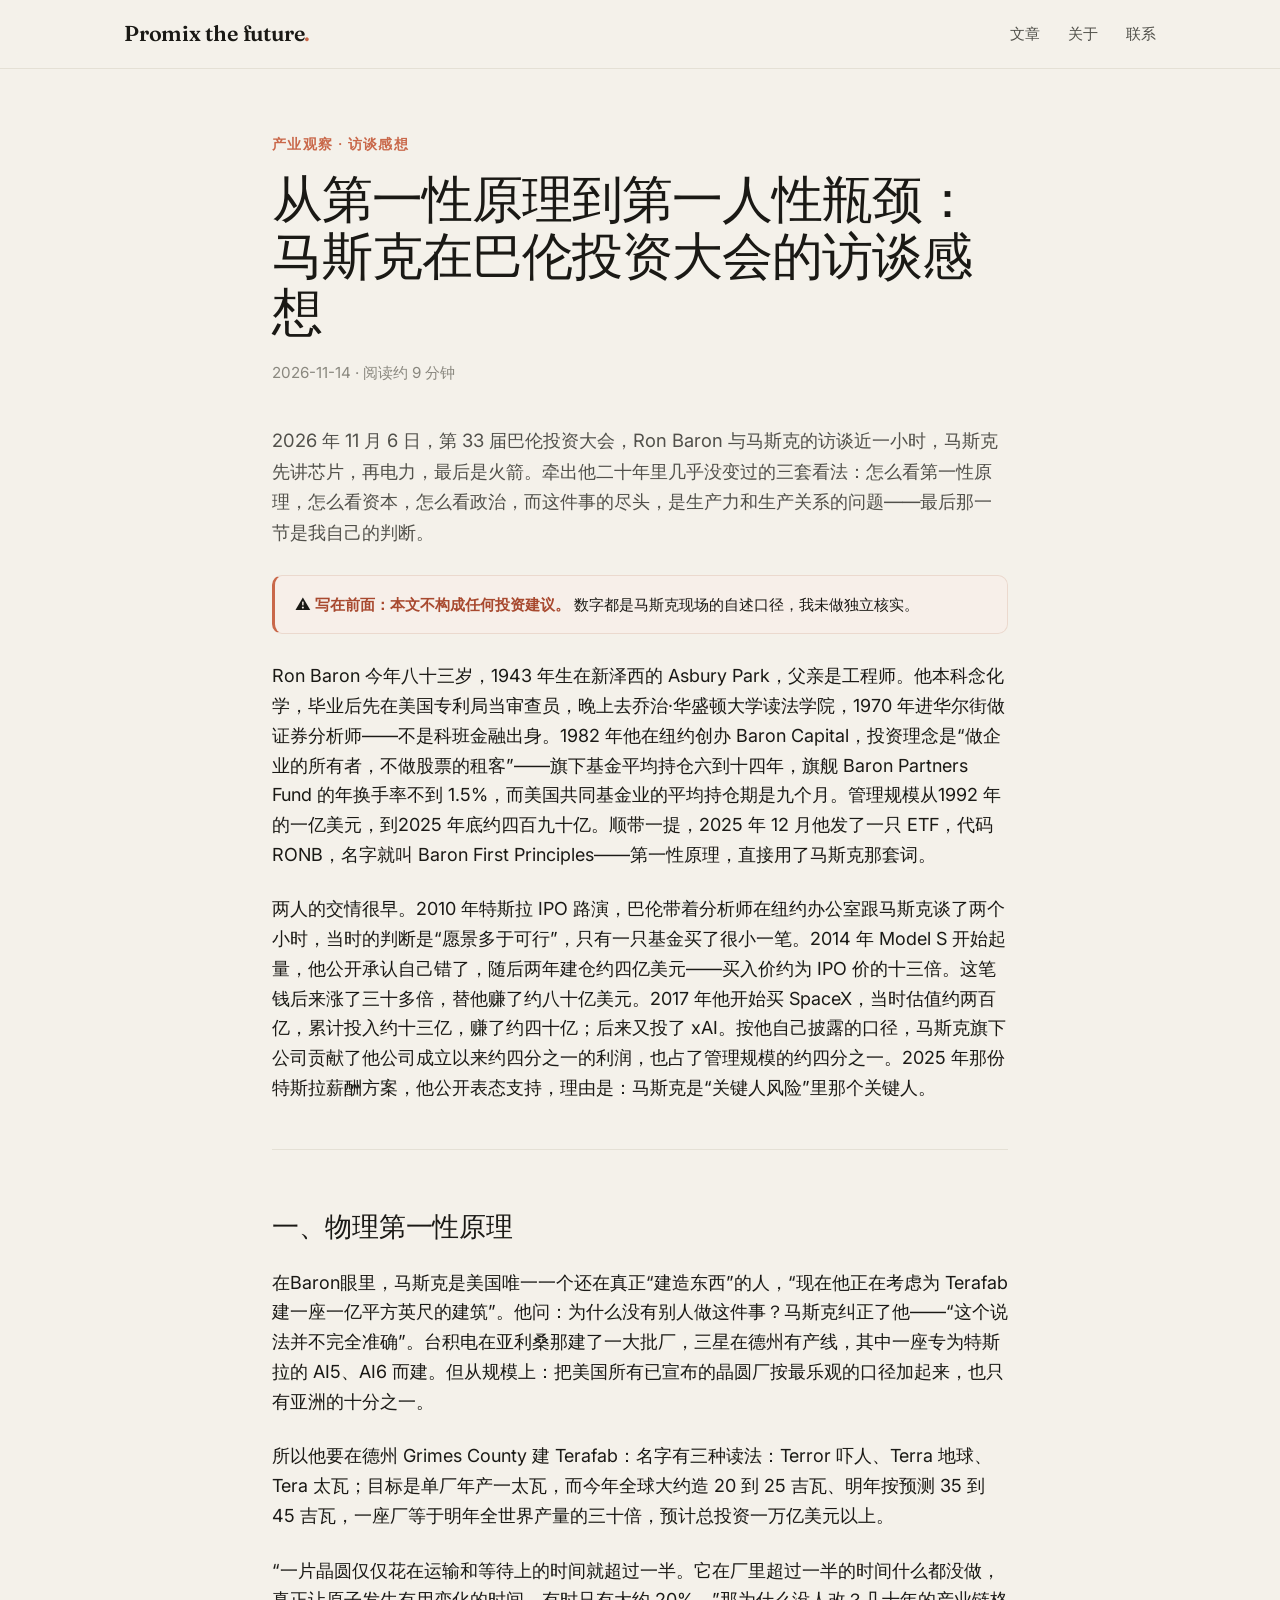
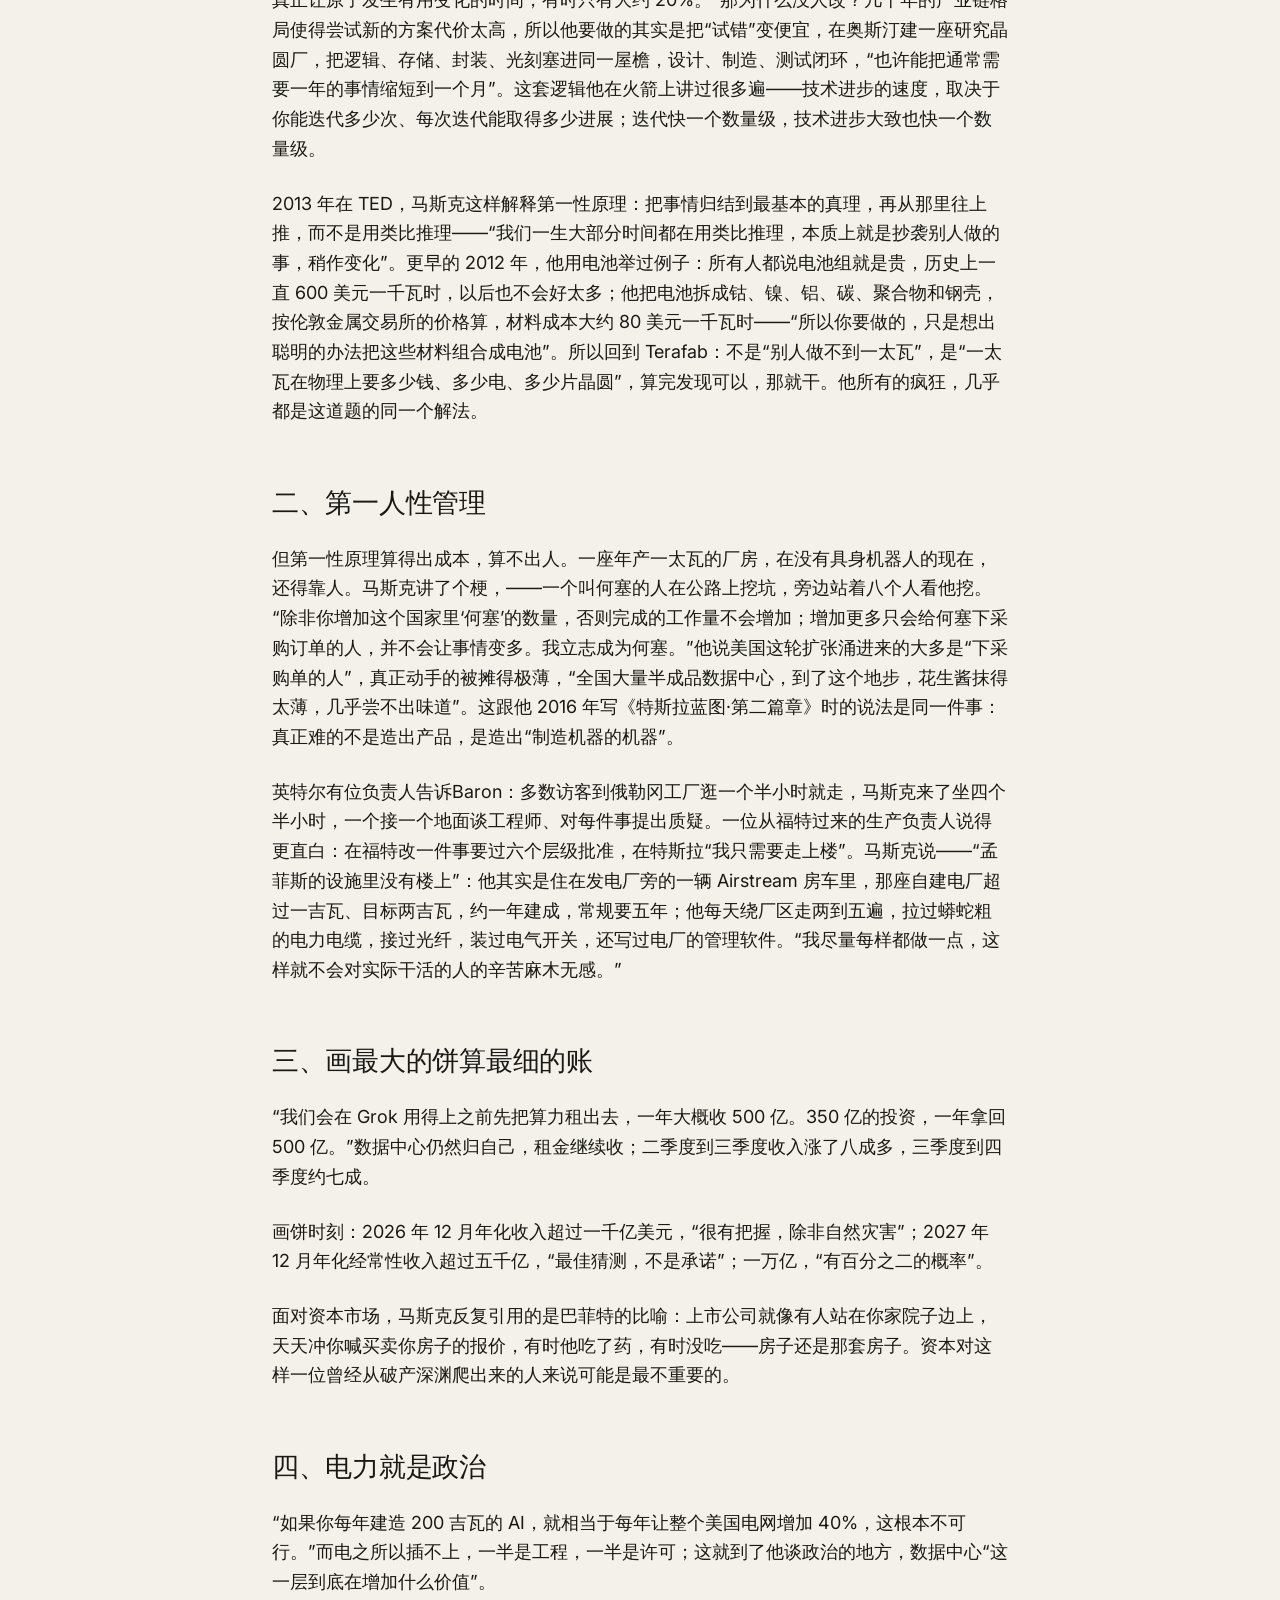
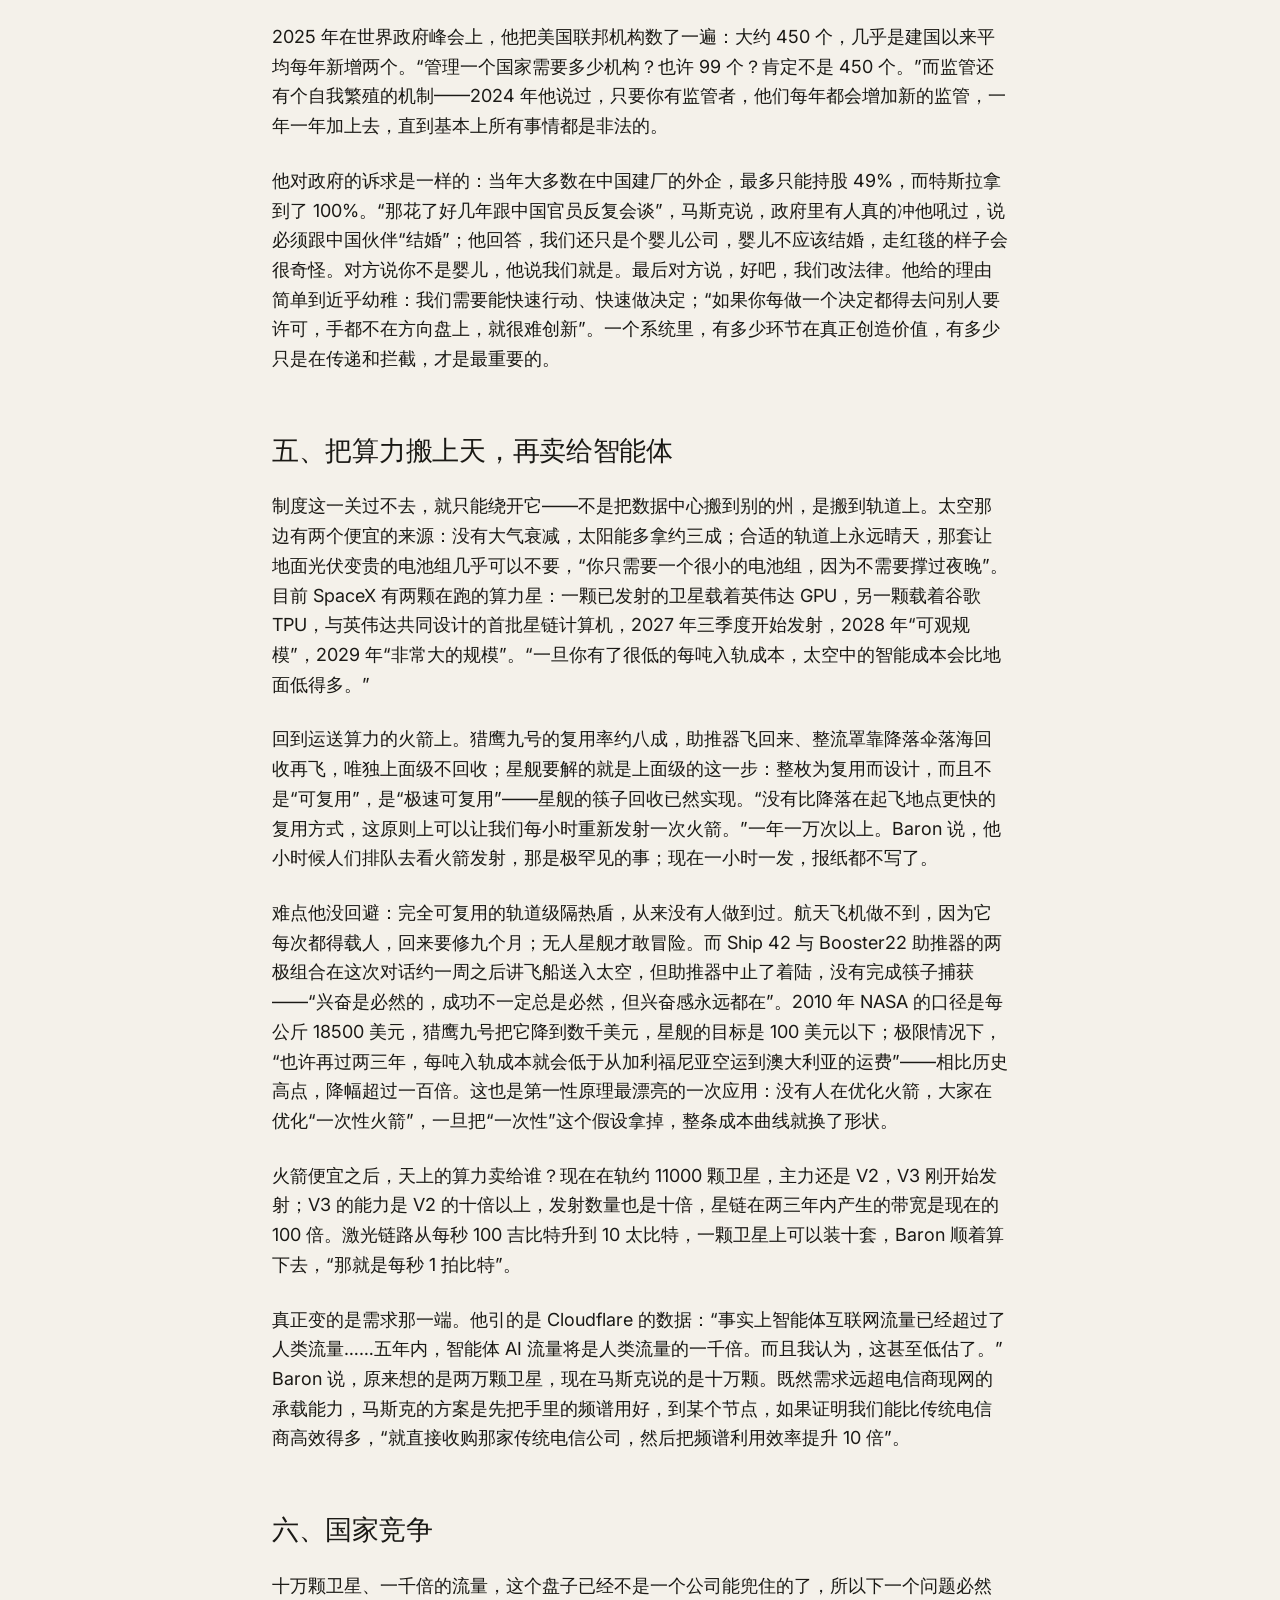
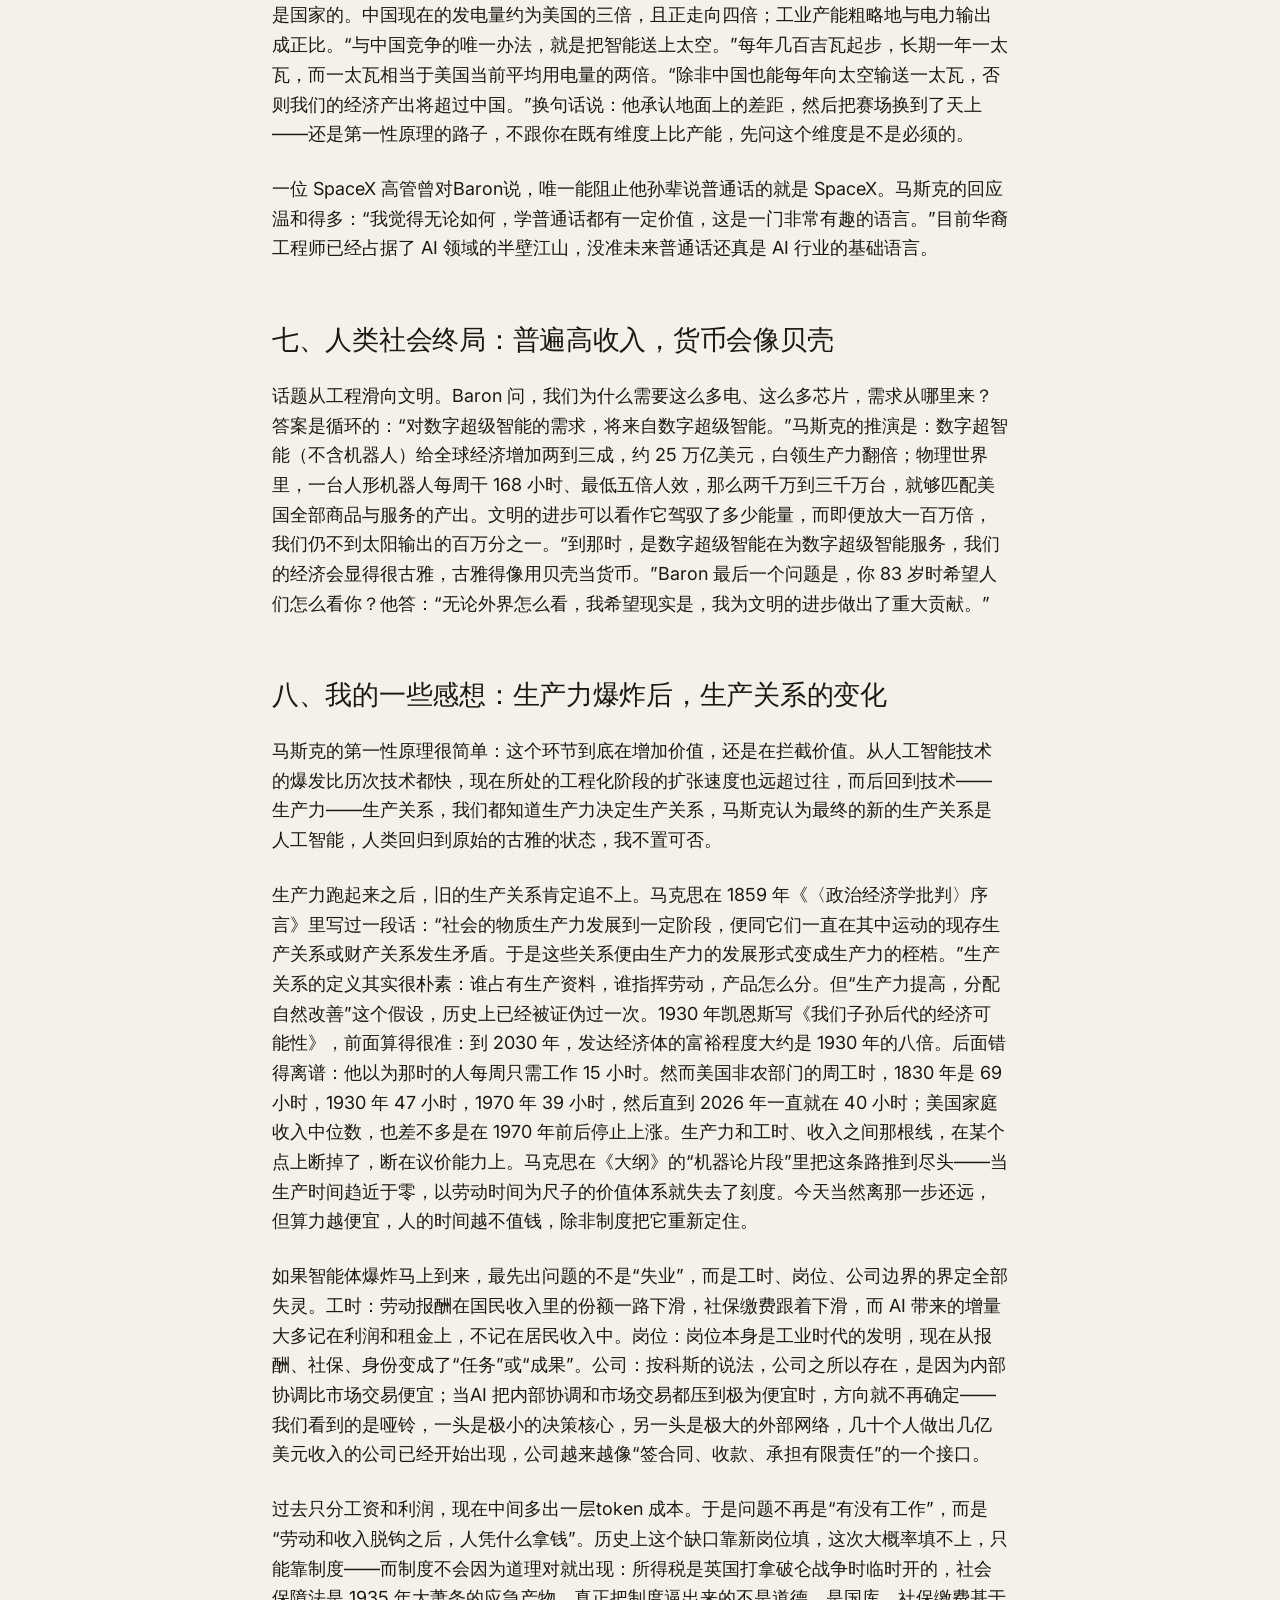
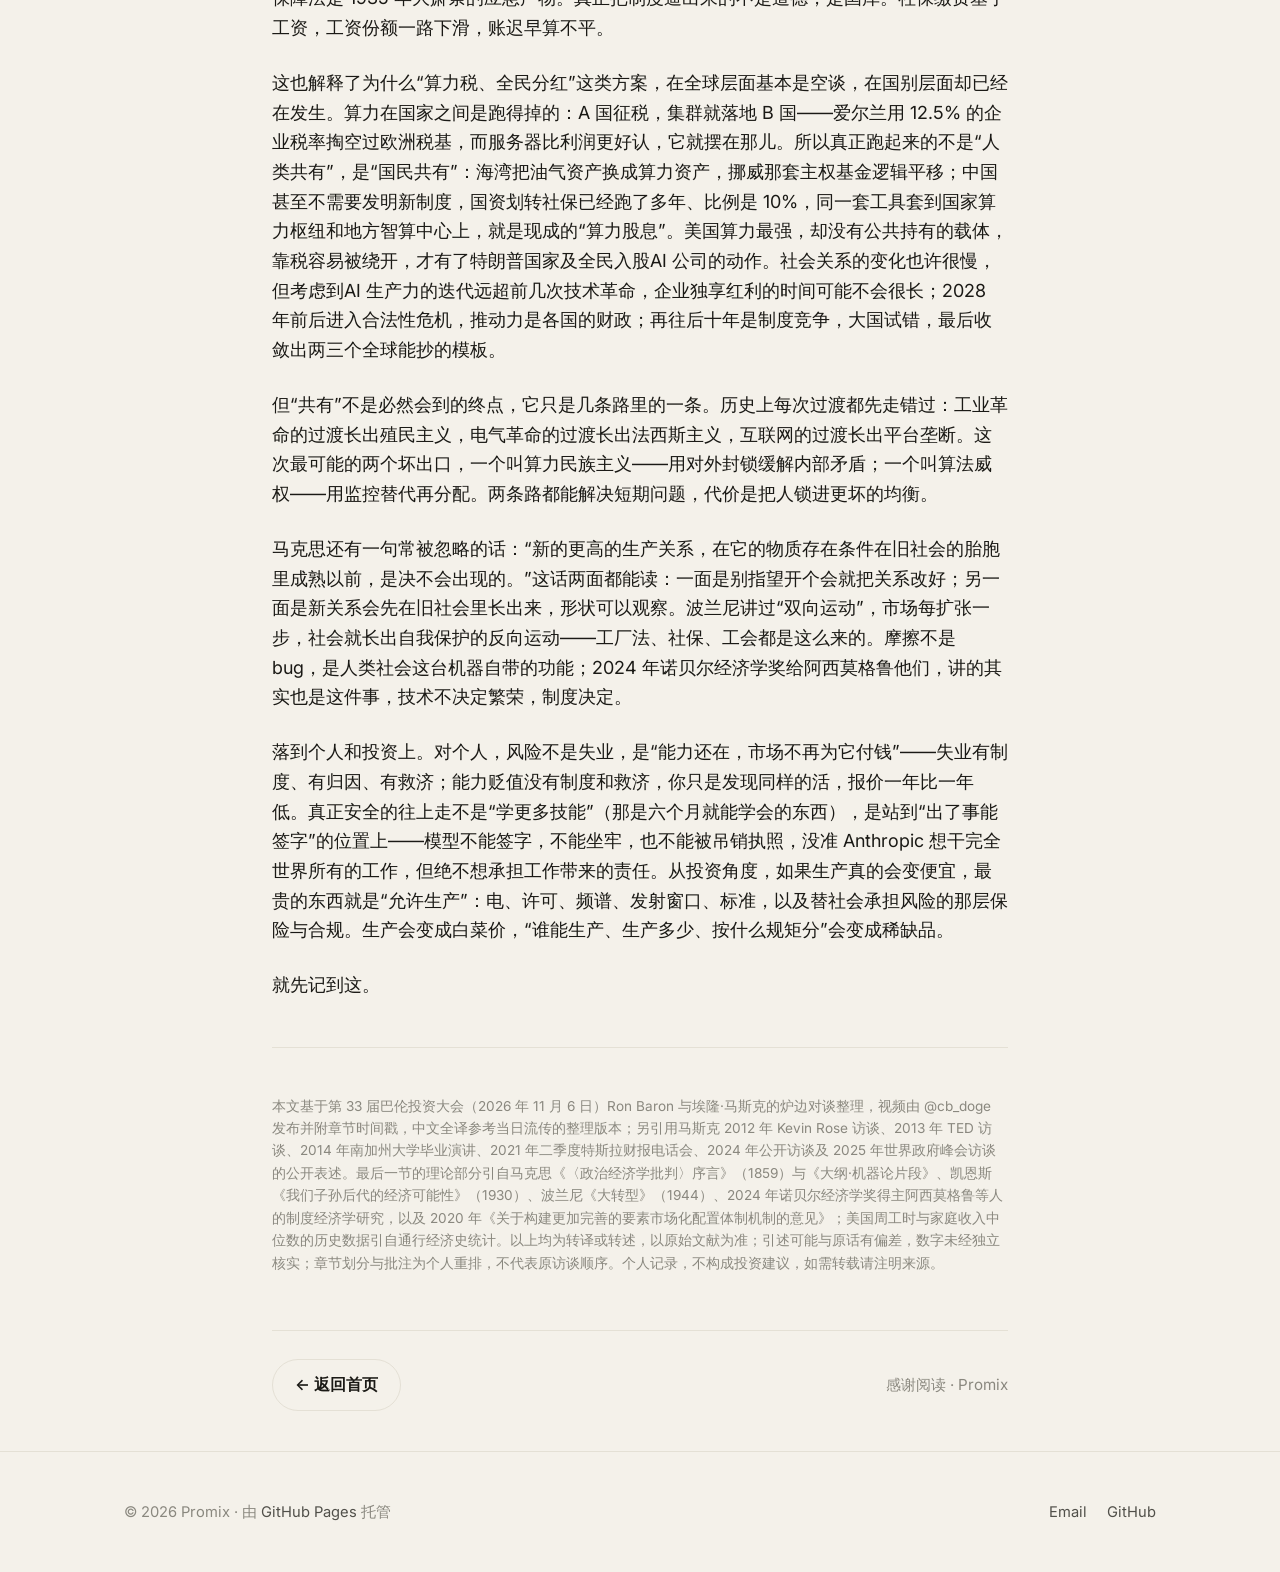
<file: posts/from-first-principles-to-first-human-bottleneck.html>
<!DOCTYPE html>
<html lang="zh-CN">
<head>
  <meta charset="UTF-8">
  <meta name="viewport" content="width=device-width, initial-scale=1.0">
  <title>从第一性原理到第一人性瓶颈：马斯克在巴伦投资大会的访谈感想 — Promix</title>
  <meta name="description" content="2026 年 11 月 6 日第 33 届巴伦投资大会，Ron Baron 与马斯克对谈近一小时。从芯片、电力到火箭，三套看法背后是同一个解法：凡事问一句，这个环节到底在增加价值，还是在拦截价值。">
  <link rel="preconnect" href="https://fonts.googleapis.com">
  <link rel="preconnect" href="https://fonts.gstatic.com" crossorigin>
  <link href="https://fonts.googleapis.com/css2?family=Fraunces:opsz,wght@9..144,400;9..144,500;9..144,600&family=Inter:wght@400;500;600&display=swap" rel="stylesheet">
  <link rel="stylesheet" href="../assets/style.css">
  <link rel="icon" href="data:image/svg+xml,<svg xmlns='http://www.w3.org/2000/svg' viewBox='0 0 100 100'><text y='.9em' font-size='90'>✦</text></svg>">
</head>
<body>

  <header class="site-header">
    <div class="wrap nav">
      <a class="brand" href="../index.html">Promix the future<span class="dot">.</span></a>
      <nav class="nav-links">
        <a href="../index.html">文章</a>
        <a href="../about.html">关于</a>
        <a href="mailto:hello@promix.cloud">联系</a>
      </nav>
    </div>
  </header>

  <main class="article">
    <div class="wrap">
      <header class="article-header">
        <p class="kicker">产业观察 · 访谈感想</p>
        <h1>从第一性原理到第一人性瓶颈：马斯克在巴伦投资大会的访谈感想</h1>
        <p class="article-meta">2026-11-14 · 阅读约 9 分钟</p>
      </header>

      <article class="prose">
        <p class="lead">2026 年 11 月 6 日，第 33 届巴伦投资大会，Ron Baron 与马斯克的访谈近一小时，马斯克先讲芯片，再电力，最后是火箭。牵出他二十年里几乎没变过的三套看法：怎么看第一性原理，怎么看资本，怎么看政治，而这件事的尽头，是生产力和生产关系的问题——最后那一节是我自己的判断。</p>

        <div class="callout">⚠ <strong>写在前面：本文不构成任何投资建议。</strong> 数字都是马斯克现场的自述口径，我未做独立核实。</div>

        <p>Ron Baron 今年八十三岁，1943 年生在新泽西的 Asbury Park，父亲是工程师。他本科念化学，毕业后先在美国专利局当审查员，晚上去乔治·华盛顿大学读法学院，1970 年进华尔街做证券分析师——不是科班金融出身。1982 年他在纽约创办 Baron Capital，投资理念是“做企业的所有者，不做股票的租客”——旗下基金平均持仓六到十四年，旗舰 Baron Partners Fund 的年换手率不到 1.5%，而美国共同基金业的平均持仓期是九个月。管理规模从1992 年的一亿美元，到2025 年底约四百九十亿。顺带一提，2025 年 12 月他发了一只 ETF，代码 RONB，名字就叫 Baron First Principles——第一性原理，直接用了马斯克那套词。</p>

        <p>两人的交情很早。2010 年特斯拉 IPO 路演，巴伦带着分析师在纽约办公室跟马斯克谈了两个小时，当时的判断是“愿景多于可行”，只有一只基金买了很小一笔。2014 年 Model S 开始起量，他公开承认自己错了，随后两年建仓约四亿美元——买入价约为 IPO 价的十三倍。这笔钱后来涨了三十多倍，替他赚了约八十亿美元。2017 年他开始买 SpaceX，当时估值约两百亿，累计投入约十三亿，赚了约四十亿；后来又投了 xAI。按他自己披露的口径，马斯克旗下公司贡献了他公司成立以来约四分之一的利润，也占了管理规模的约四分之一。2025 年那份特斯拉薪酬方案，他公开表态支持，理由是：马斯克是“关键人风险”里那个关键人。</p>

        <hr>

        <h2>一、物理第一性原理</h2>

        <p>在Baron眼里，马斯克是美国唯一一个还在真正“建造东西”的人，“现在他正在考虑为 Terafab 建一座一亿平方英尺的建筑”。他问：为什么没有别人做这件事？马斯克纠正了他——“这个说法并不完全准确”。台积电在亚利桑那建了一大批厂，三星在德州有产线，其中一座专为特斯拉的 AI5、AI6 而建。但从规模上：把美国所有已宣布的晶圆厂按最乐观的口径加起来，也只有亚洲的十分之一。</p>

        <p>所以他要在德州 Grimes County 建 Terafab：名字有三种读法：Terror 吓人、Terra 地球、Tera 太瓦；目标是单厂年产一太瓦，而今年全球大约造 20 到 25 吉瓦、明年按预测 35 到 45 吉瓦，一座厂等于明年全世界产量的三十倍，预计总投资一万亿美元以上。</p>

        <p>“一片晶圆仅仅花在运输和等待上的时间就超过一半。它在厂里超过一半的时间什么都没做，真正让原子发生有用变化的时间，有时只有大约 20%。”那为什么没人改？几十年的产业链格局使得尝试新的方案代价太高，所以他要做的其实是把“试错”变便宜，在奥斯汀建一座研究晶圆厂，把逻辑、存储、封装、光刻塞进同一屋檐，设计、制造、测试闭环，“也许能把通常需要一年的事情缩短到一个月”。这套逻辑他在火箭上讲过很多遍——技术进步的速度，取决于你能迭代多少次、每次迭代能取得多少进展；迭代快一个数量级，技术进步大致也快一个数量级。</p>

        <p>2013 年在 TED，马斯克这样解释第一性原理：把事情归结到最基本的真理，再从那里往上推，而不是用类比推理——“我们一生大部分时间都在用类比推理，本质上就是抄袭别人做的事，稍作变化”。更早的 2012 年，他用电池举过例子：所有人都说电池组就是贵，历史上一直 600 美元一千瓦时，以后也不会好太多；他把电池拆成钴、镍、铝、碳、聚合物和钢壳，按伦敦金属交易所的价格算，材料成本大约 80 美元一千瓦时——“所以你要做的，只是想出聪明的办法把这些材料组合成电池”。所以回到 Terafab：不是“别人做不到一太瓦”，是“一太瓦在物理上要多少钱、多少电、多少片晶圆”，算完发现可以，那就干。他所有的疯狂，几乎都是这道题的同一个解法。</p>

        <h2>二、第一人性管理</h2>

        <p>但第一性原理算得出成本，算不出人。一座年产一太瓦的厂房，在没有具身机器人的现在，还得靠人。马斯克讲了个梗，——一个叫何塞的人在公路上挖坑，旁边站着八个人看他挖。“除非你增加这个国家里‘何塞’的数量，否则完成的工作量不会增加；增加更多只会给何塞下采购订单的人，并不会让事情变多。我立志成为何塞。”他说美国这轮扩张涌进来的大多是“下采购单的人”，真正动手的被摊得极薄，“全国大量半成品数据中心，到了这个地步，花生酱抹得太薄，几乎尝不出味道”。这跟他 2016 年写《特斯拉蓝图·第二篇章》时的说法是同一件事：真正难的不是造出产品，是造出“制造机器的机器”。</p>

        <p>英特尔有位负责人告诉Baron：多数访客到俄勒冈工厂逛一个半小时就走，马斯克来了坐四个半小时，一个接一个地面谈工程师、对每件事提出质疑。一位从福特过来的生产负责人说得更直白：在福特改一件事要过六个层级批准，在特斯拉“我只需要走上楼”。马斯克说——“孟菲斯的设施里没有楼上”：他其实是住在发电厂旁的一辆 Airstream 房车里，那座自建电厂超过一吉瓦、目标两吉瓦，约一年建成，常规要五年；他每天绕厂区走两到五遍，拉过蟒蛇粗的电力电缆，接过光纤，装过电气开关，还写过电厂的管理软件。“我尽量每样都做一点，这样就不会对实际干活的人的辛苦麻木无感。”</p>

        <h2>三、画最大的饼算最细的账</h2>

        <p>“我们会在 Grok 用得上之前先把算力租出去，一年大概收 500 亿。350 亿的投资，一年拿回 500 亿。”数据中心仍然归自己，租金继续收；二季度到三季度收入涨了八成多，三季度到四季度约七成。</p>

        <p>画饼时刻：2026 年 12 月年化收入超过一千亿美元，“很有把握，除非自然灾害”；2027 年 12 月年化经常性收入超过五千亿，“最佳猜测，不是承诺”；一万亿，“有百分之二的概率”。</p>

        <p>面对资本市场，马斯克反复引用的是巴菲特的比喻：上市公司就像有人站在你家院子边上，天天冲你喊买卖你房子的报价，有时他吃了药，有时没吃——房子还是那套房子。资本对这样一位曾经从破产深渊爬出来的人来说可能是最不重要的。</p>

        <h2>四、电力就是政治</h2>

        <p>“如果你每年建造 200 吉瓦的 AI，就相当于每年让整个美国电网增加 40%，这根本不可行。”而电之所以插不上，一半是工程，一半是许可；这就到了他谈政治的地方，数据中心“这一层到底在增加什么价值”。</p>

        <p>2025 年在世界政府峰会上，他把美国联邦机构数了一遍：大约 450 个，几乎是建国以来平均每年新增两个。“管理一个国家需要多少机构？也许 99 个？肯定不是 450 个。”而监管还有个自我繁殖的机制——2024 年他说过，只要你有监管者，他们每年都会增加新的监管，一年一年加上去，直到基本上所有事情都是非法的。</p>

        <p>他对政府的诉求是一样的：当年大多数在中国建厂的外企，最多只能持股 49%，而特斯拉拿到了 100%。“那花了好几年跟中国官员反复会谈”，马斯克说，政府里有人真的冲他吼过，说必须跟中国伙伴“结婚”；他回答，我们还只是个婴儿公司，婴儿不应该结婚，走红毯的样子会很奇怪。对方说你不是婴儿，他说我们就是。最后对方说，好吧，我们改法律。他给的理由简单到近乎幼稚：我们需要能快速行动、快速做决定；“如果你每做一个决定都得去问别人要许可，手都不在方向盘上，就很难创新”。一个系统里，有多少环节在真正创造价值，有多少只是在传递和拦截，才是最重要的。</p>

        <h2>五、把算力搬上天，再卖给智能体</h2>

        <p>制度这一关过不去，就只能绕开它——不是把数据中心搬到别的州，是搬到轨道上。太空那边有两个便宜的来源：没有大气衰减，太阳能多拿约三成；合适的轨道上永远晴天，那套让地面光伏变贵的电池组几乎可以不要，“你只需要一个很小的电池组，因为不需要撑过夜晚”。目前 SpaceX 有两颗在跑的算力星：一颗已发射的卫星载着英伟达 GPU，另一颗载着谷歌 TPU，与英伟达共同设计的首批星链计算机，2027 年三季度开始发射，2028 年“可观规模”，2029 年“非常大的规模”。“一旦你有了很低的每吨入轨成本，太空中的智能成本会比地面低得多。”</p>

        <p>回到运送算力的火箭上。猎鹰九号的复用率约八成，助推器飞回来、整流罩靠降落伞落海回收再飞，唯独上面级不回收；星舰要解的就是上面级的这一步：整枚为复用而设计，而且不是“可复用”，是“极速可复用”——星舰的筷子回收已然实现。“没有比降落在起飞地点更快的复用方式，这原则上可以让我们每小时重新发射一次火箭。”一年一万次以上。Baron 说，他小时候人们排队去看火箭发射，那是极罕见的事；现在一小时一发，报纸都不写了。</p>

        <p>难点他没回避：完全可复用的轨道级隔热盾，从来没有人做到过。航天飞机做不到，因为它每次都得载人，回来要修九个月；无人星舰才敢冒险。而 Ship 42 与 Booster22 助推器的两极组合在这次对话约一周之后讲飞船送入太空，但助推器中止了着陆，没有完成筷子捕获——“兴奋是必然的，成功不一定总是必然，但兴奋感永远都在”。2010 年 NASA 的口径是每公斤 18500 美元，猎鹰九号把它降到数千美元，星舰的目标是 100 美元以下；极限情况下，“也许再过两三年，每吨入轨成本就会低于从加利福尼亚空运到澳大利亚的运费”——相比历史高点，降幅超过一百倍。这也是第一性原理最漂亮的一次应用：没有人在优化火箭，大家在优化“一次性火箭”，一旦把“一次性”这个假设拿掉，整条成本曲线就换了形状。</p>

        <p>火箭便宜之后，天上的算力卖给谁？现在在轨约 11000 颗卫星，主力还是 V2，V3 刚开始发射；V3 的能力是 V2 的十倍以上，发射数量也是十倍，星链在两三年内产生的带宽是现在的 100 倍。激光链路从每秒 100 吉比特升到 10 太比特，一颗卫星上可以装十套，Baron 顺着算下去，“那就是每秒 1 拍比特”。</p>

        <p>真正变的是需求那一端。他引的是 Cloudflare 的数据：“事实上智能体互联网流量已经超过了人类流量……五年内，智能体 AI 流量将是人类流量的一千倍。而且我认为，这甚至低估了。”Baron 说，原来想的是两万颗卫星，现在马斯克说的是十万颗。既然需求远超电信商现网的承载能力，马斯克的方案是先把手里的频谱用好，到某个节点，如果证明我们能比传统电信商高效得多，“就直接收购那家传统电信公司，然后把频谱利用效率提升 10 倍”。</p>

        <h2>六、国家竞争</h2>

        <p>十万颗卫星、一千倍的流量，这个盘子已经不是一个公司能兜住的了，所以下一个问题必然是国家的。中国现在的发电量约为美国的三倍，且正走向四倍；工业产能粗略地与电力输出成正比。“与中国竞争的唯一办法，就是把智能送上太空。”每年几百吉瓦起步，长期一年一太瓦，而一太瓦相当于美国当前平均用电量的两倍。“除非中国也能每年向太空输送一太瓦，否则我们的经济产出将超过中国。”换句话说：他承认地面上的差距，然后把赛场换到了天上——还是第一性原理的路子，不跟你在既有维度上比产能，先问这个维度是不是必须的。</p>

        <p>一位 SpaceX 高管曾对Baron说，唯一能阻止他孙辈说普通话的就是 SpaceX。马斯克的回应温和得多：“我觉得无论如何，学普通话都有一定价值，这是一门非常有趣的语言。”目前华裔工程师已经占据了 AI 领域的半壁江山，没准未来普通话还真是 AI 行业的基础语言。</p>

        <h2>七、人类社会终局：普遍高收入，货币会像贝壳</h2>

        <p>话题从工程滑向文明。Baron 问，我们为什么需要这么多电、这么多芯片，需求从哪里来？答案是循环的：“对数字超级智能的需求，将来自数字超级智能。”马斯克的推演是：数字超智能（不含机器人）给全球经济增加两到三成，约 25 万亿美元，白领生产力翻倍；物理世界里，一台人形机器人每周干 168 小时、最低五倍人效，那么两千万到三千万台，就够匹配美国全部商品与服务的产出。文明的进步可以看作它驾驭了多少能量，而即便放大一百万倍，我们仍不到太阳输出的百万分之一。“到那时，是数字超级智能在为数字超级智能服务，我们的经济会显得很古雅，古雅得像用贝壳当货币。”Baron 最后一个问题是，你 83 岁时希望人们怎么看你？他答：“无论外界怎么看，我希望现实是，我为文明的进步做出了重大贡献。”</p>

        <h2>八、我的一些感想：生产力爆炸后，生产关系的变化</h2>

        <p>马斯克的第一性原理很简单：这个环节到底在增加价值，还是在拦截价值。从人工智能技术的爆发比历次技术都快，现在所处的工程化阶段的扩张速度也远超过往，而后回到技术——生产力——生产关系，我们都知道生产力决定生产关系，马斯克认为最终的新的生产关系是人工智能，人类回归到原始的古雅的状态，我不置可否。</p>

        <p>生产力跑起来之后，旧的生产关系肯定追不上。马克思在 1859 年《〈政治经济学批判〉序言》里写过一段话：“社会的物质生产力发展到一定阶段，便同它们一直在其中运动的现存生产关系或财产关系发生矛盾。于是这些关系便由生产力的发展形式变成生产力的桎梏。”生产关系的定义其实很朴素：谁占有生产资料，谁指挥劳动，产品怎么分。但“生产力提高，分配自然改善”这个假设，历史上已经被证伪过一次。1930 年凯恩斯写《我们子孙后代的经济可能性》，前面算得很准：到 2030 年，发达经济体的富裕程度大约是 1930 年的八倍。后面错得离谱：他以为那时的人每周只需工作 15 小时。然而美国非农部门的周工时，1830 年是 69 小时，1930 年 47 小时，1970 年 39 小时，然后直到 2026 年一直就在 40 小时；美国家庭收入中位数，也差不多是在 1970 年前后停止上涨。生产力和工时、收入之间那根线，在某个点上断掉了，断在议价能力上。马克思在《大纲》的“机器论片段”里把这条路推到尽头——当生产时间趋近于零，以劳动时间为尺子的价值体系就失去了刻度。今天当然离那一步还远，但算力越便宜，人的时间越不值钱，除非制度把它重新定住。</p>

        <p>如果智能体爆炸马上到来，最先出问题的不是“失业”，而是工时、岗位、公司边界的界定全部失灵。工时：劳动报酬在国民收入里的份额一路下滑，社保缴费跟着下滑，而 AI 带来的增量大多记在利润和租金上，不记在居民收入中。岗位：岗位本身是工业时代的发明，现在从报酬、社保、身份变成了“任务”或“成果”。公司：按科斯的说法，公司之所以存在，是因为内部协调比市场交易便宜；当AI 把内部协调和市场交易都压到极为便宜时，方向就不再确定——我们看到的是哑铃，一头是极小的决策核心，另一头是极大的外部网络，几十个人做出几亿美元收入的公司已经开始出现，公司越来越像“签合同、收款、承担有限责任”的一个接口。</p>

        <p>过去只分工资和利润，现在中间多出一层token 成本。于是问题不再是“有没有工作”，而是“劳动和收入脱钩之后，人凭什么拿钱”。历史上这个缺口靠新岗位填，这次大概率填不上，只能靠制度——而制度不会因为道理对就出现：所得税是英国打拿破仑战争时临时开的，社会保障法是 1935 年大萧条的应急产物。真正把制度逼出来的不是道德，是国库。社保缴费基于工资，工资份额一路下滑，账迟早算不平。</p>

        <p>这也解释了为什么“算力税、全民分红”这类方案，在全球层面基本是空谈，在国别层面却已经在发生。算力在国家之间是跑得掉的：A 国征税，集群就落地 B 国——爱尔兰用 12.5% 的企业税率掏空过欧洲税基，而服务器比利润更好认，它就摆在那儿。所以真正跑起来的不是“人类共有”，是“国民共有”：海湾把油气资产换成算力资产，挪威那套主权基金逻辑平移；中国甚至不需要发明新制度，国资划转社保已经跑了多年、比例是 10%，同一套工具套到国家算力枢纽和地方智算中心上，就是现成的“算力股息”。美国算力最强，却没有公共持有的载体，靠税容易被绕开，才有了特朗普国家及全民入股AI 公司的动作。社会关系的变化也许很慢，但考虑到AI 生产力的迭代远超前几次技术革命，企业独享红利的时间可能不会很长；2028 年前后进入合法性危机，推动力是各国的财政；再往后十年是制度竞争，大国试错，最后收敛出两三个全球能抄的模板。</p>

        <p>但“共有”不是必然会到的终点，它只是几条路里的一条。历史上每次过渡都先走错过：工业革命的过渡长出殖民主义，电气革命的过渡长出法西斯主义，互联网的过渡长出平台垄断。这次最可能的两个坏出口，一个叫算力民族主义——用对外封锁缓解内部矛盾；一个叫算法威权——用监控替代再分配。两条路都能解决短期问题，代价是把人锁进更坏的均衡。</p>

        <p>马克思还有一句常被忽略的话：“新的更高的生产关系，在它的物质存在条件在旧社会的胎胞里成熟以前，是决不会出现的。”这话两面都能读：一面是别指望开个会就把关系改好；另一面是新关系会先在旧社会里长出来，形状可以观察。波兰尼讲过“双向运动”，市场每扩张一步，社会就长出自我保护的反向运动——工厂法、社保、工会都是这么来的。摩擦不是 bug，是人类社会这台机器自带的功能；2024 年诺贝尔经济学奖给阿西莫格鲁他们，讲的其实也是这件事，技术不决定繁荣，制度决定。</p>

        <p>落到个人和投资上。对个人，风险不是失业，是“能力还在，市场不再为它付钱”——失业有制度、有归因、有救济；能力贬值没有制度和救济，你只是发现同样的活，报价一年比一年低。真正安全的往上走不是“学更多技能”（那是六个月就能学会的东西），是站到“出了事能签字”的位置上——模型不能签字，不能坐牢，也不能被吊销执照，没准 Anthropic 想干完全世界所有的工作，但绝不想承担工作带来的责任。从投资角度，如果生产真的会变便宜，最贵的东西就是“允许生产”：电、许可、频谱、发射窗口、标准，以及替社会承担风险的那层保险与合规。生产会变成白菜价，“谁能生产、生产多少、按什么规矩分”会变成稀缺品。</p>

        <p>就先记到这。</p>

        <hr>

        <p class="source">本文基于第 33 届巴伦投资大会（2026 年 11 月 6 日）Ron Baron 与埃隆·马斯克的炉边对谈整理，视频由 @cb_doge 发布并附章节时间戳，中文全译参考当日流传的整理版本；另引用马斯克 2012 年 Kevin Rose 访谈、2013 年 TED 访谈、2014 年南加州大学毕业演讲、2021 年二季度特斯拉财报电话会、2024 年公开访谈及 2025 年世界政府峰会访谈的公开表述。最后一节的理论部分引自马克思《〈政治经济学批判〉序言》（1859）与《大纲·机器论片段》、凯恩斯《我们子孙后代的经济可能性》（1930）、波兰尼《大转型》（1944）、2024 年诺贝尔经济学奖得主阿西莫格鲁等人的制度经济学研究，以及 2020 年《关于构建更加完善的要素市场化配置体制机制的意见》；美国周工时与家庭收入中位数的历史数据引自通行经济史统计。以上均为转译或转述，以原始文献为准；引述可能与原话有偏差，数字未经独立核实；章节划分与批注为个人重排，不代表原访谈顺序。个人记录，不构成投资建议，如需转载请注明来源。</p>
      </article>

      <footer class="article-footer">
        <a class="btn btn-ghost" href="../index.html">← 返回首页</a>
        <span class="article-meta">感谢阅读 · Promix</span>
      </footer>
    </div>
  </main>

  <footer class="site-footer">
    <div class="wrap footer-inner">
      <span>© 2026 Promix · 由 <a href="https://pages.github.com" target="_blank" rel="noopener">GitHub Pages</a> 托管</span>
      <div class="social">
        <a href="mailto:hello@promix.cloud">Email</a>
        <a href="https://github.com/promix-llp" target="_blank" rel="noopener">GitHub</a>
      </div>
    </div>
  </footer>

</body>
</html>
</file>
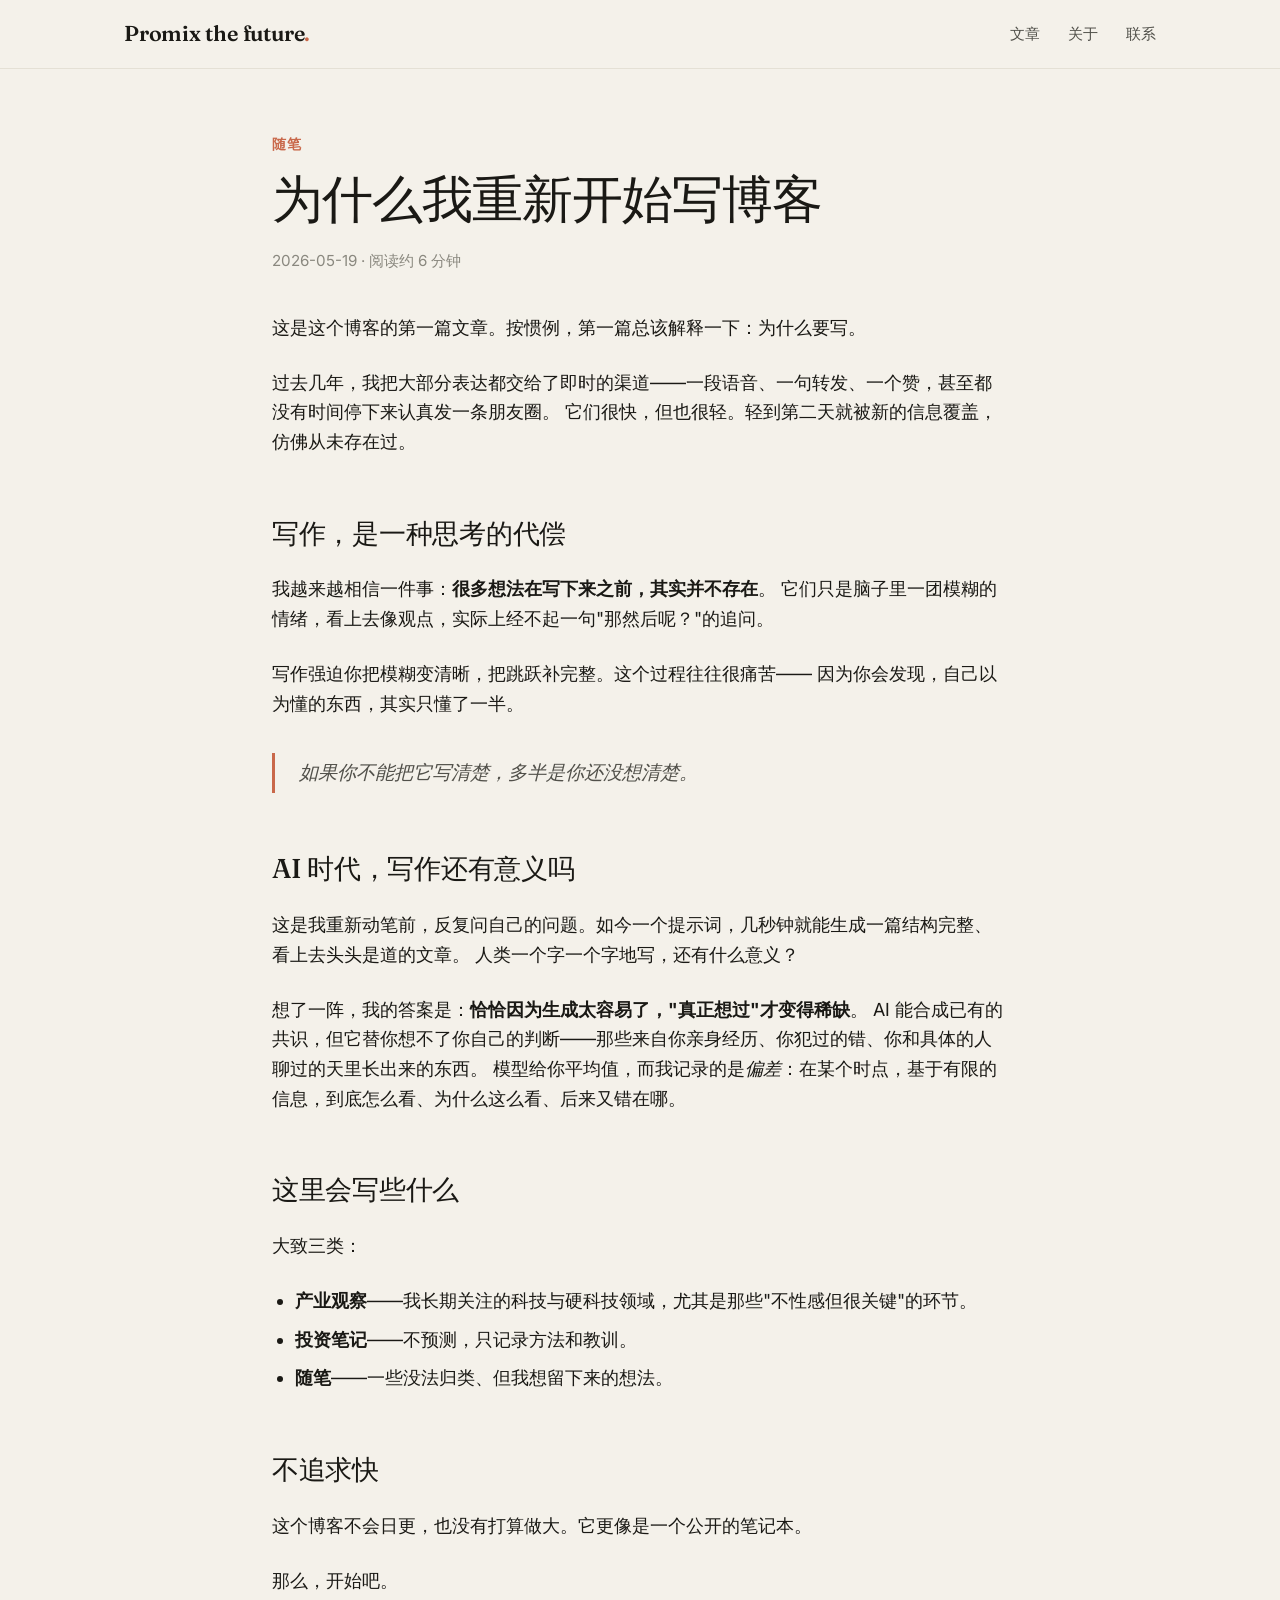
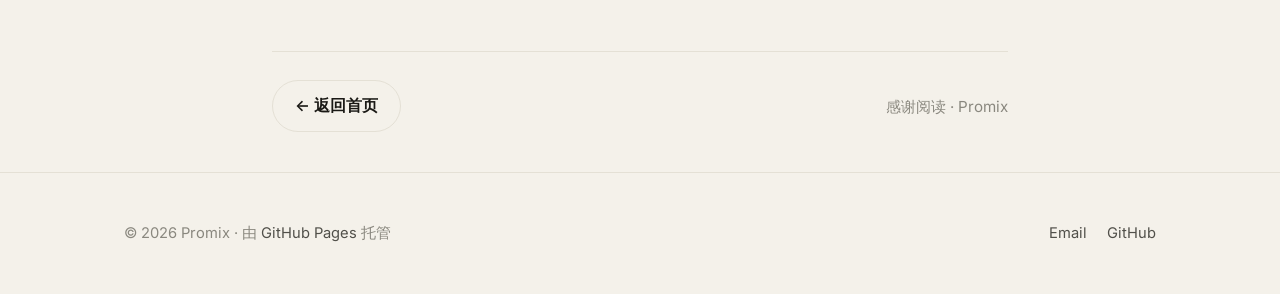
<file: posts/hello-world.html>
<!DOCTYPE html>
<html lang="zh-CN">
<head>
  <meta charset="UTF-8">
  <meta name="viewport" content="width=device-width, initial-scale=1.0">
  <title>为什么我重新开始写博客 — Promix</title>
  <meta name="description" content="在信息越来越快的时代，写作是少数能让人慢下来、把一件事真正想清楚的方式。也聊聊 AI 时代写博客的意义，以及我为什么用博客而非短视频来记录。">
  <link rel="preconnect" href="https://fonts.googleapis.com">
  <link rel="preconnect" href="https://fonts.gstatic.com" crossorigin>
  <link href="https://fonts.googleapis.com/css2?family=Fraunces:opsz,wght@9..144,400;9..144,500;9..144,600&family=Inter:wght@400;500;600&display=swap" rel="stylesheet">
  <link rel="stylesheet" href="../assets/style.css">
  <link rel="icon" href="data:image/svg+xml,<svg xmlns='http://www.w3.org/2000/svg' viewBox='0 0 100 100'><text y='.9em' font-size='90'>✦</text></svg>">
</head>
<body>

  <header class="site-header">
    <div class="wrap nav">
      <a class="brand" href="../index.html">Promix the future<span class="dot">.</span></a>
      <nav class="nav-links">
        <a href="../index.html">文章</a>
        <a href="../about.html">关于</a>
        <a href="mailto:hello@promix.cloud">联系</a>
      </nav>
    </div>
  </header>

  <main class="article">
    <div class="wrap">
      <header class="article-header">
        <p class="kicker">随笔</p>
        <h1>为什么我重新开始写博客</h1>
        <p class="article-meta">2026-05-19 · 阅读约 6 分钟</p>
      </header>

      <article class="prose">
        <p>这是这个博客的第一篇文章。按惯例，第一篇总该解释一下：为什么要写。</p>

        <p>
          过去几年，我把大部分表达都交给了即时的渠道——一段语音、一句转发、一个赞，甚至都没有时间停下来认真发一条朋友圈。
          它们很快，但也很轻。轻到第二天就被新的信息覆盖，仿佛从未存在过。
        </p>

        <h2>写作，是一种思考的代偿</h2>
        <p>
          我越来越相信一件事：<strong>很多想法在写下来之前，其实并不存在</strong>。
          它们只是脑子里一团模糊的情绪，看上去像观点，实际上经不起一句"那然后呢？"的追问。
        </p>
        <p>
          写作强迫你把模糊变清晰，把跳跃补完整。这个过程往往很痛苦——
          因为你会发现，自己以为懂的东西，其实只懂了一半。
        </p>

        <blockquote>如果你不能把它写清楚，多半是你还没想清楚。</blockquote>

        <h2>AI 时代，写作还有意义吗</h2>
        <p>
          这是我重新动笔前，反复问自己的问题。如今一个提示词，几秒钟就能生成一篇结构完整、看上去头头是道的文章。
          人类一个字一个字地写，还有什么意义？
        </p>
        <p>
          想了一阵，我的答案是：<strong>恰恰因为生成太容易了，"真正想过"才变得稀缺</strong>。
          AI 能合成已有的共识，但它替你想不了你自己的判断——那些来自你亲身经历、你犯过的错、你和具体的人聊过的天里长出来的东西。
          模型给你平均值，而我记录的是<em>偏差</em>：在某个时点，基于有限的信息，到底怎么看、为什么这么看、后来又错在哪。
        </p>

        <h2>这里会写些什么</h2>
        <p>大致三类：</p>
        <ul>
          <li><strong>产业观察</strong>——我长期关注的科技与硬科技领域，尤其是那些"不性感但很关键"的环节。</li>
          <li><strong>投资笔记</strong>——不预测，只记录方法和教训。</li>
          <li><strong>随笔</strong>——一些没法归类、但我想留下来的想法。</li>
        </ul>

        <h2>不追求快</h2>
        <p>
          这个博客不会日更，也没有打算做大。它更像是一个公开的笔记本。
        </p>
        <p>那么，开始吧。</p>
      </article>

      <footer class="article-footer">
        <a class="btn btn-ghost" href="../index.html">← 返回首页</a>
        <span class="article-meta">感谢阅读 · Promix</span>
      </footer>
    </div>
  </main>

  <footer class="site-footer">
    <div class="wrap footer-inner">
      <span>© 2026 Promix · 由 <a href="https://pages.github.com" target="_blank" rel="noopener">GitHub Pages</a> 托管</span>
      <div class="social">
        <a href="mailto:hello@promix.cloud">Email</a>
        <a href="https://github.com/promix-llp" target="_blank" rel="noopener">GitHub</a>
      </div>
    </div>
  </footer>

</body>
</html>
</file>
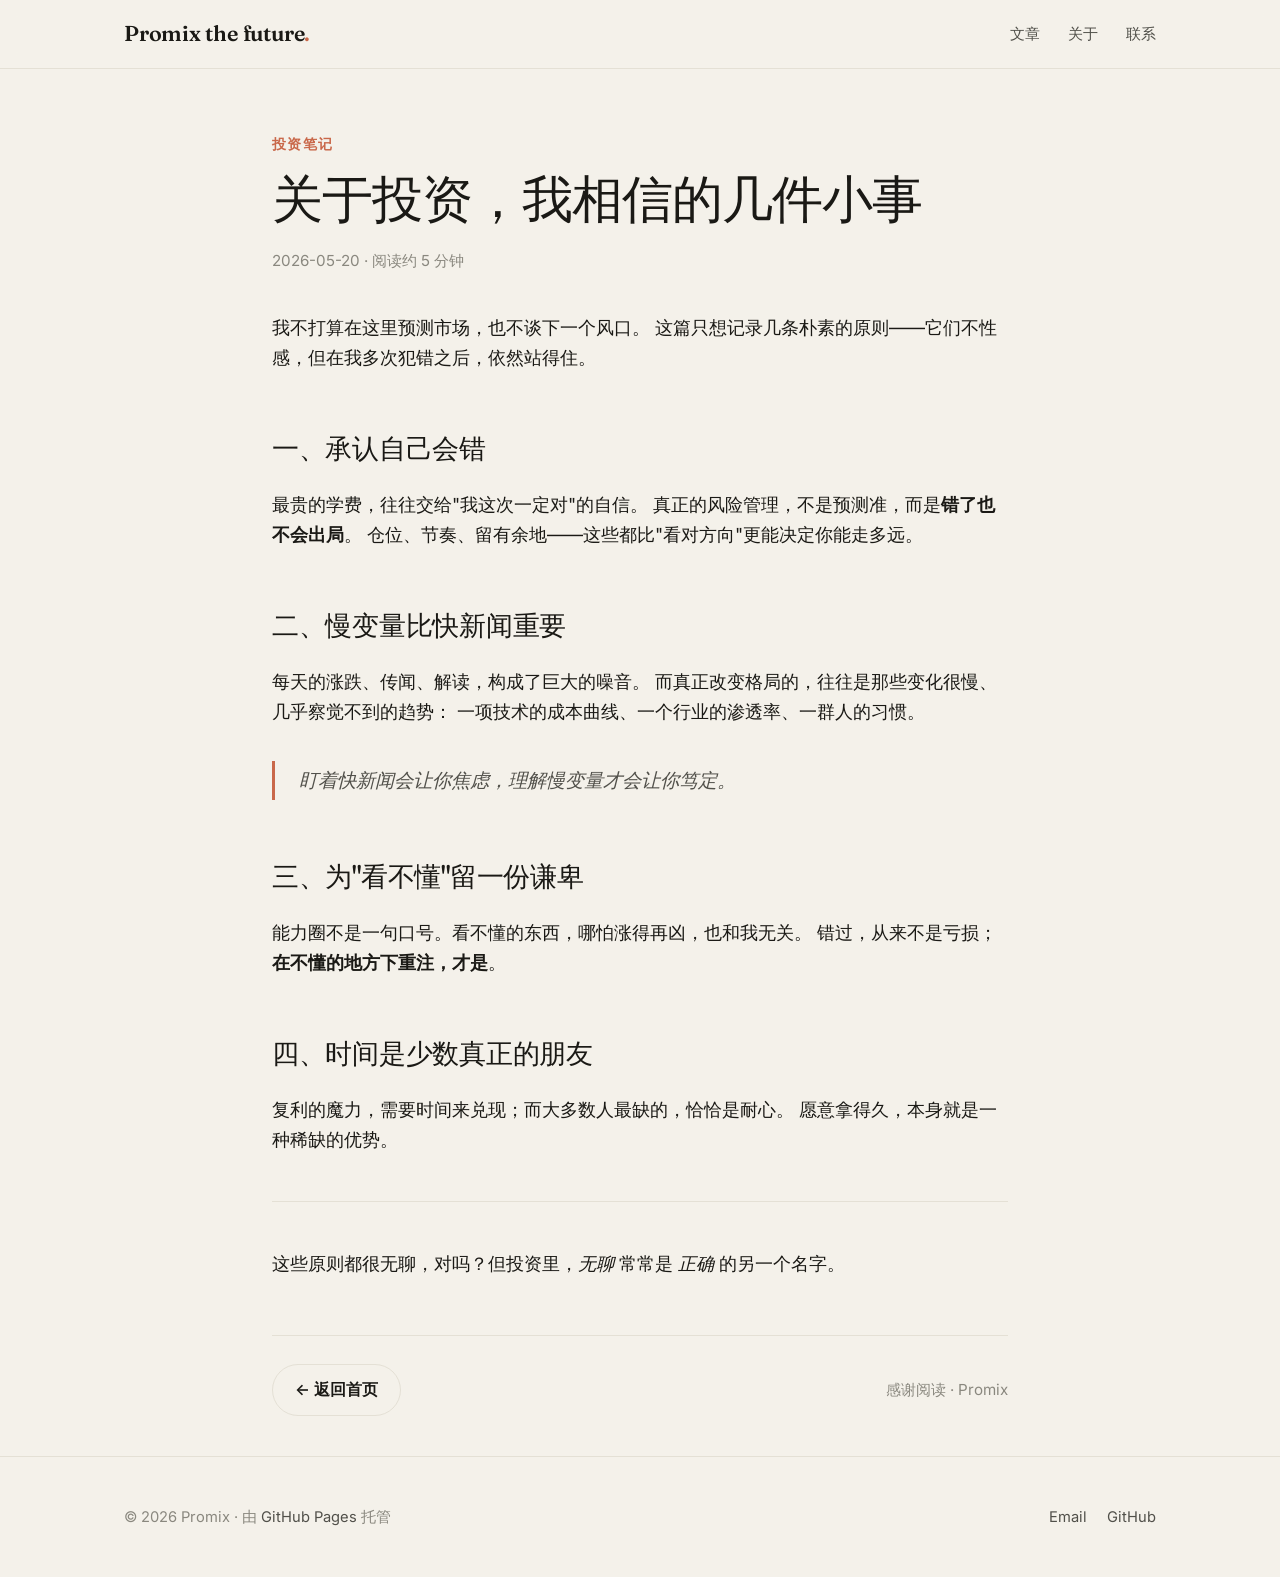
<file: posts/on-investing.html>
<!DOCTYPE html>
<html lang="zh-CN">
<head>
  <meta charset="UTF-8">
  <meta name="viewport" content="width=device-width, initial-scale=1.0">
  <title>关于投资，我相信的几件小事 — Promix</title>
  <meta name="description" content="不谈预测，不谈风口。只记录几条在多次犯错之后，我依然愿意相信的朴素原则。">
  <link rel="preconnect" href="https://fonts.googleapis.com">
  <link rel="preconnect" href="https://fonts.gstatic.com" crossorigin>
  <link href="https://fonts.googleapis.com/css2?family=Fraunces:opsz,wght@9..144,400;9..144,500;9..144,600&family=Inter:wght@400;500;600&display=swap" rel="stylesheet">
  <link rel="stylesheet" href="../assets/style.css">
  <link rel="icon" href="data:image/svg+xml,<svg xmlns='http://www.w3.org/2000/svg' viewBox='0 0 100 100'><text y='.9em' font-size='90'>✦</text></svg>">
</head>
<body>

  <header class="site-header">
    <div class="wrap nav">
      <a class="brand" href="../index.html">Promix the future<span class="dot">.</span></a>
      <nav class="nav-links">
        <a href="../index.html">文章</a>
        <a href="../about.html">关于</a>
        <a href="mailto:hello@promix.cloud">联系</a>
      </nav>
    </div>
  </header>

  <main class="article">
    <div class="wrap">
      <header class="article-header">
        <p class="kicker">投资笔记</p>
        <h1>关于投资，我相信的几件小事</h1>
        <p class="article-meta">2026-05-20 · 阅读约 5 分钟</p>
      </header>

      <article class="prose">
        <p>
          我不打算在这里预测市场，也不谈下一个风口。
          这篇只想记录几条朴素的原则——它们不性感，但在我多次犯错之后，依然站得住。
        </p>

        <h2>一、承认自己会错</h2>
        <p>
          最贵的学费，往往交给"我这次一定对"的自信。
          真正的风险管理，不是预测准，而是<strong>错了也不会出局</strong>。
          仓位、节奏、留有余地——这些都比"看对方向"更能决定你能走多远。
        </p>

        <h2>二、慢变量比快新闻重要</h2>
        <p>
          每天的涨跌、传闻、解读，构成了巨大的噪音。
          而真正改变格局的，往往是那些变化很慢、几乎察觉不到的趋势：
          一项技术的成本曲线、一个行业的渗透率、一群人的习惯。
        </p>
        <blockquote>盯着快新闻会让你焦虑，理解慢变量才会让你笃定。</blockquote>

        <h2>三、为"看不懂"留一份谦卑</h2>
        <p>
          能力圈不是一句口号。看不懂的东西，哪怕涨得再凶，也和我无关。
          错过，从来不是亏损；<strong>在不懂的地方下重注，才是</strong>。
        </p>

        <h2>四、时间是少数真正的朋友</h2>
        <p>
          复利的魔力，需要时间来兑现；而大多数人最缺的，恰恰是耐心。
          愿意拿得久，本身就是一种稀缺的优势。
        </p>

        <hr>

        <p>
          这些原则都很无聊，对吗？但投资里，<em>无聊</em> 常常是 <em>正确</em> 的另一个名字。
        </p>
      </article>

      <footer class="article-footer">
        <a class="btn btn-ghost" href="../index.html">← 返回首页</a>
        <span class="article-meta">感谢阅读 · Promix</span>
      </footer>
    </div>
  </main>

  <footer class="site-footer">
    <div class="wrap footer-inner">
      <span>© 2026 Promix · 由 <a href="https://pages.github.com" target="_blank" rel="noopener">GitHub Pages</a> 托管</span>
      <div class="social">
        <a href="mailto:hello@promix.cloud">Email</a>
        <a href="https://github.com/promix-llp" target="_blank" rel="noopener">GitHub</a>
      </div>
    </div>
  </footer>

</body>
</html>
</file>
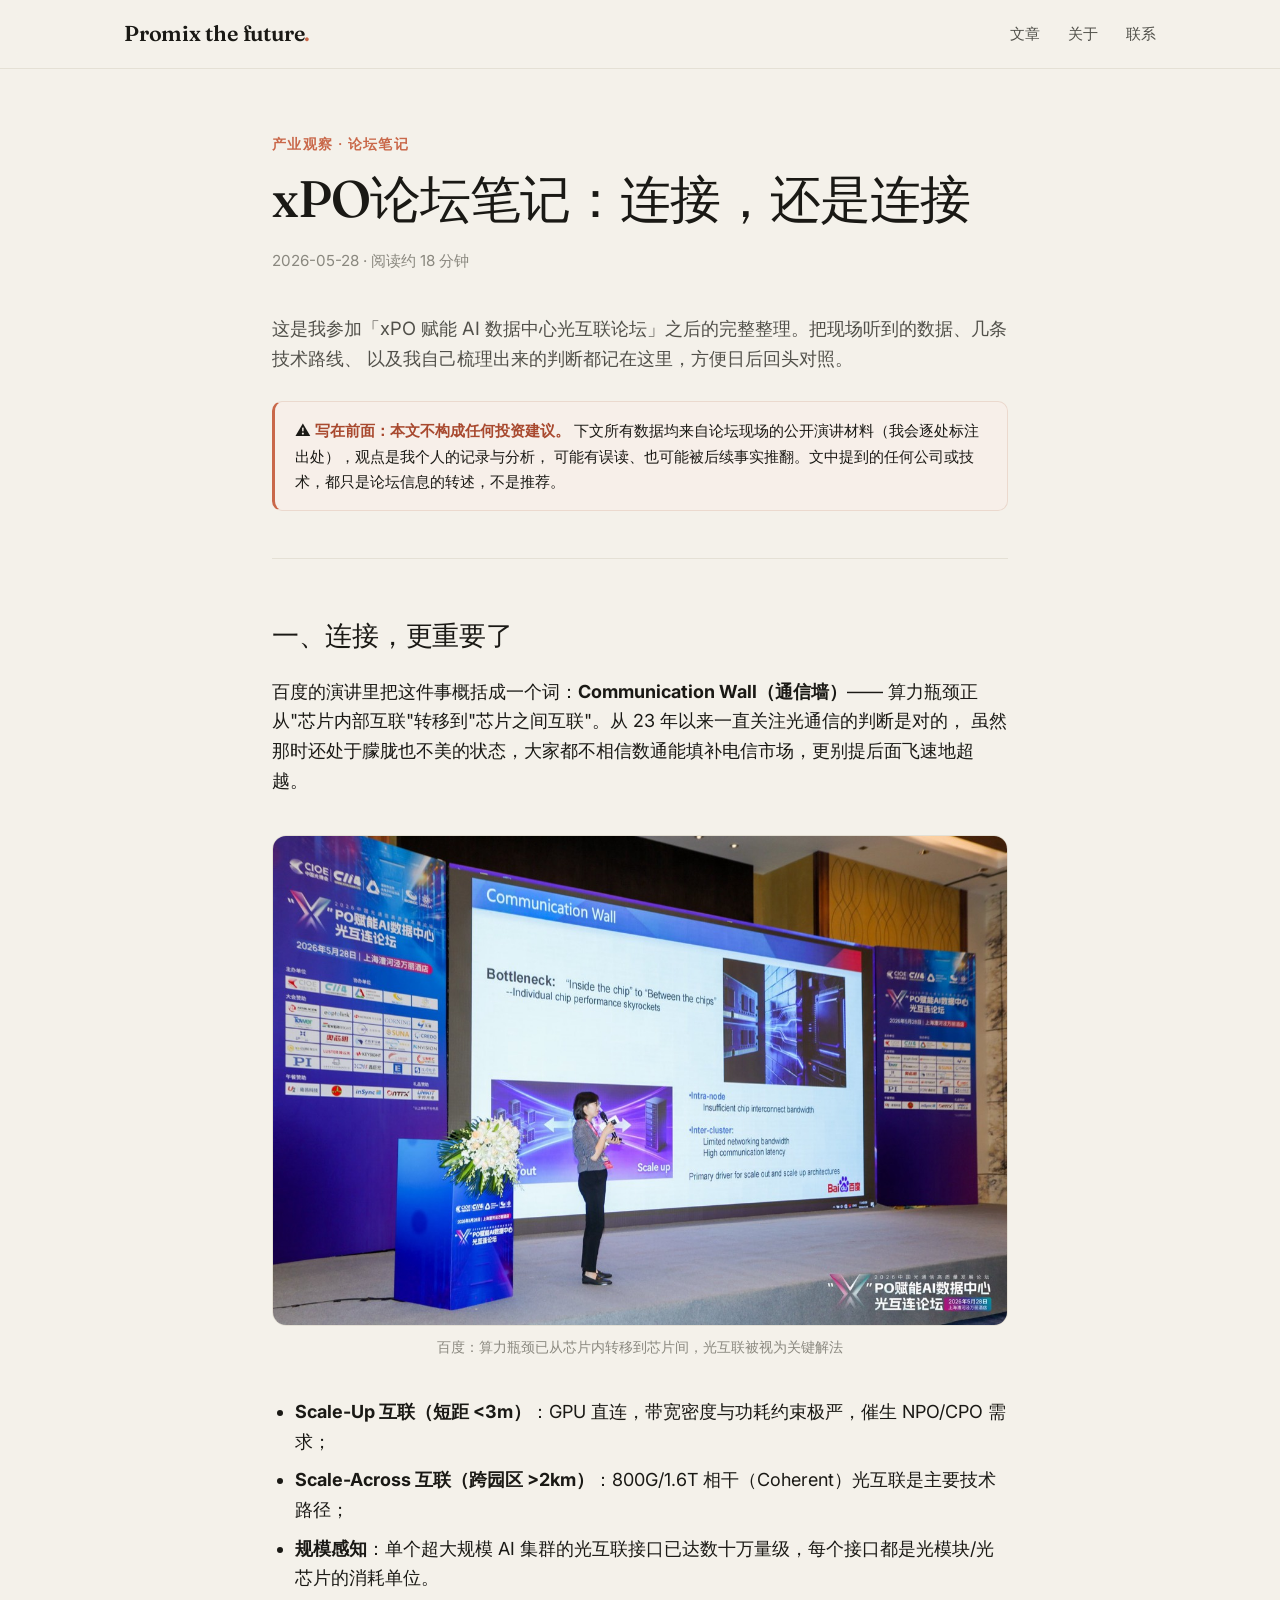
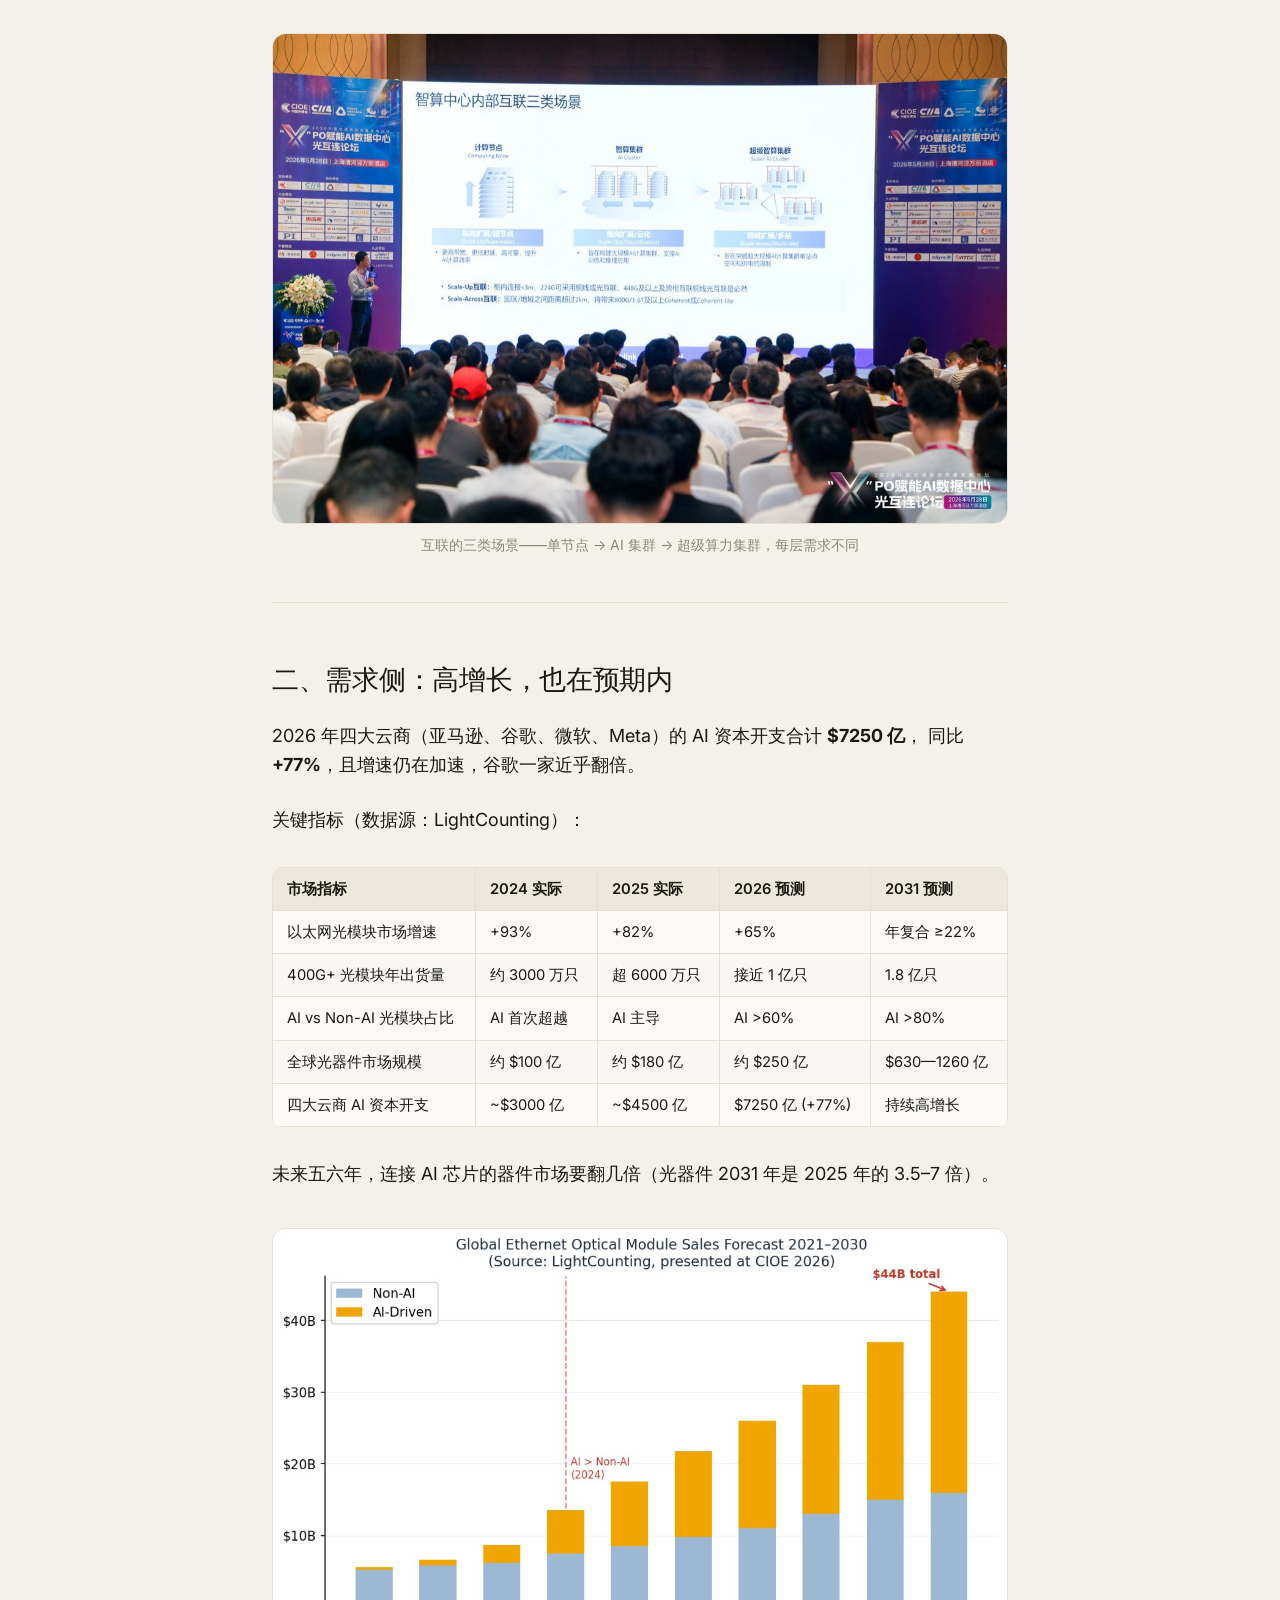
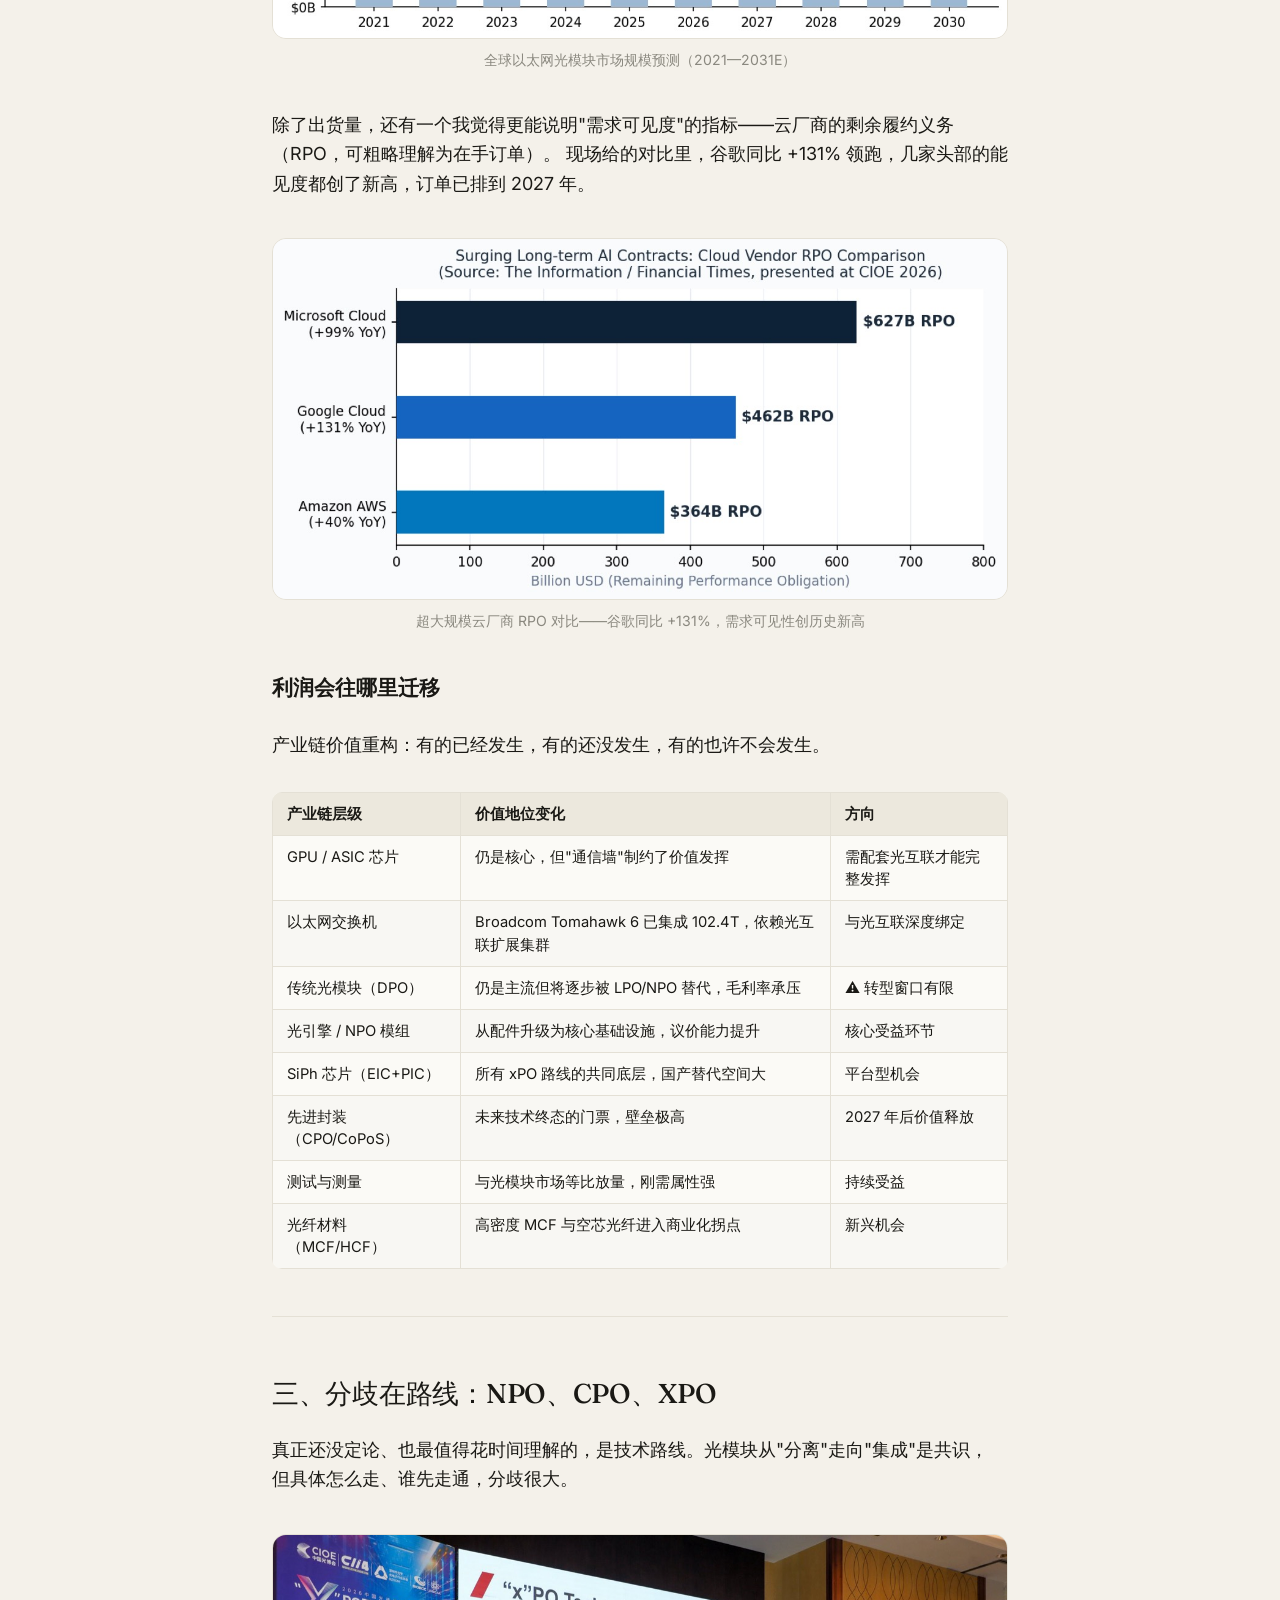
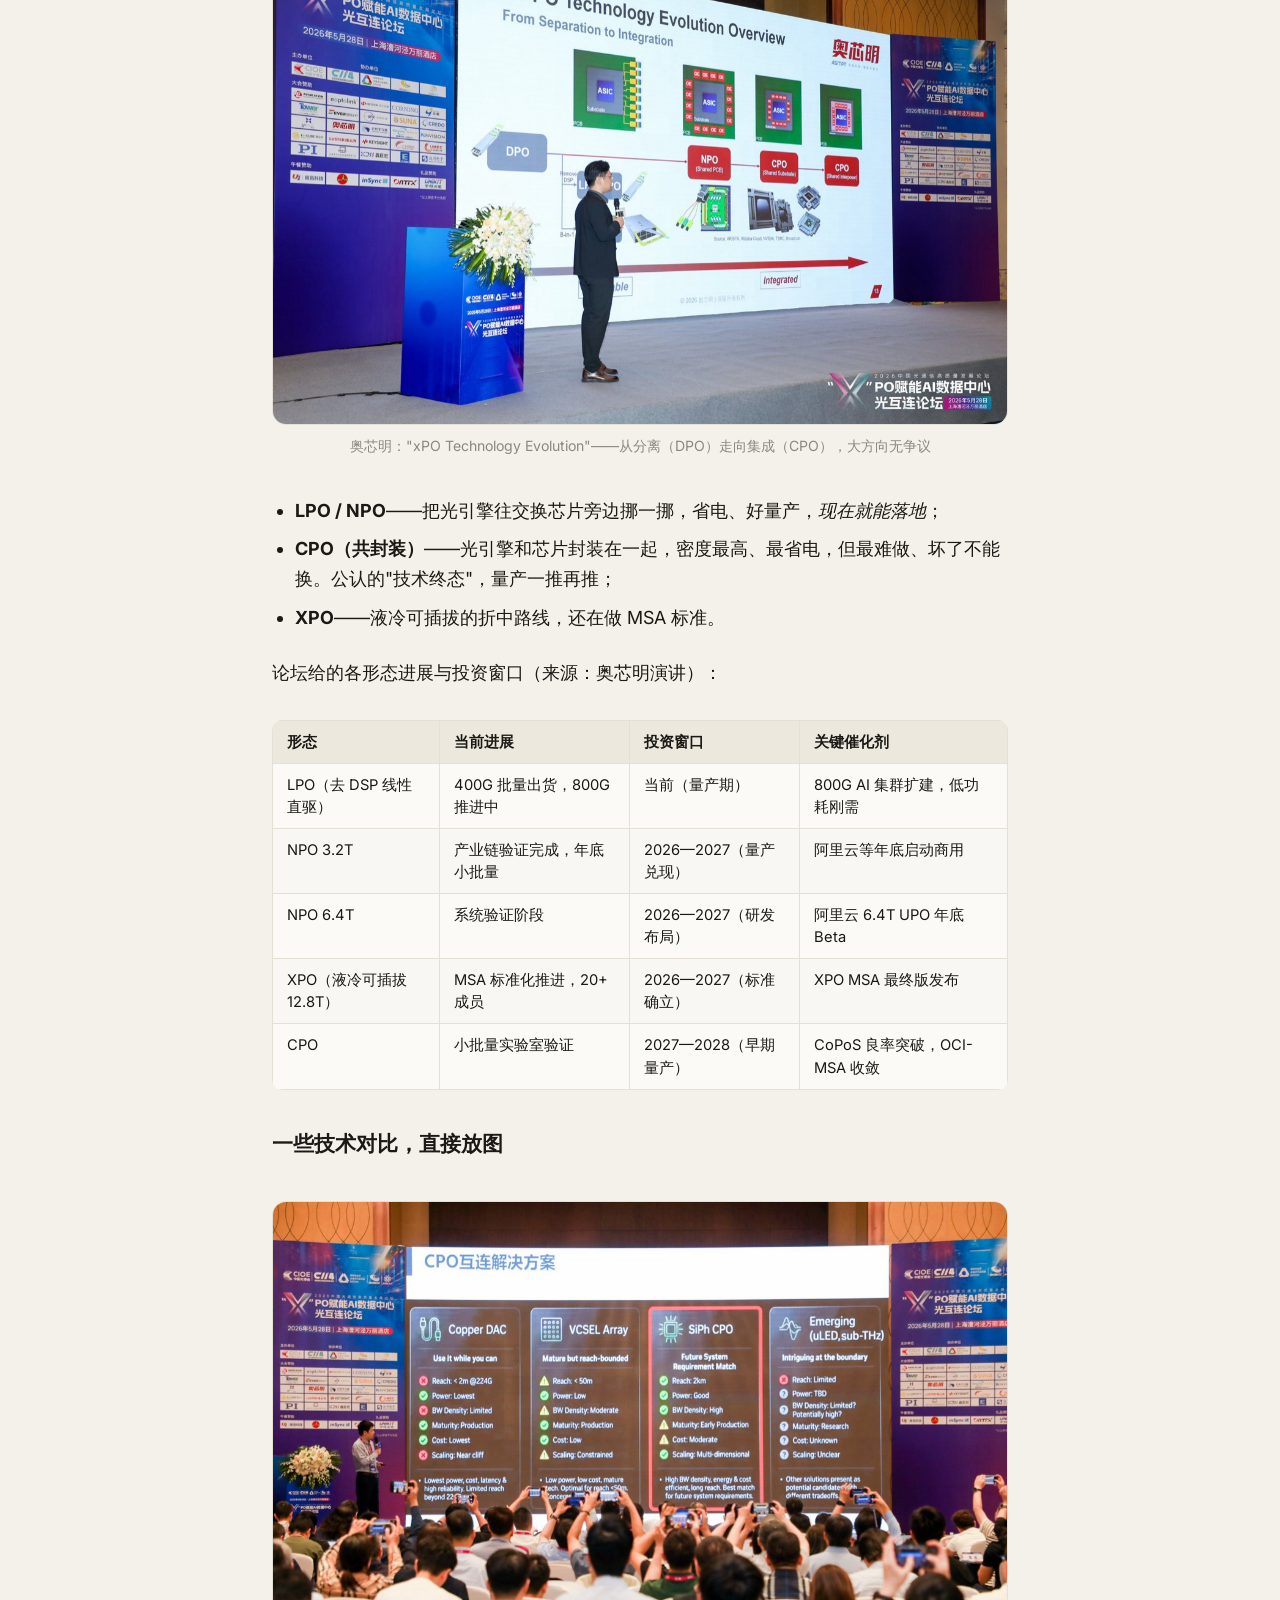
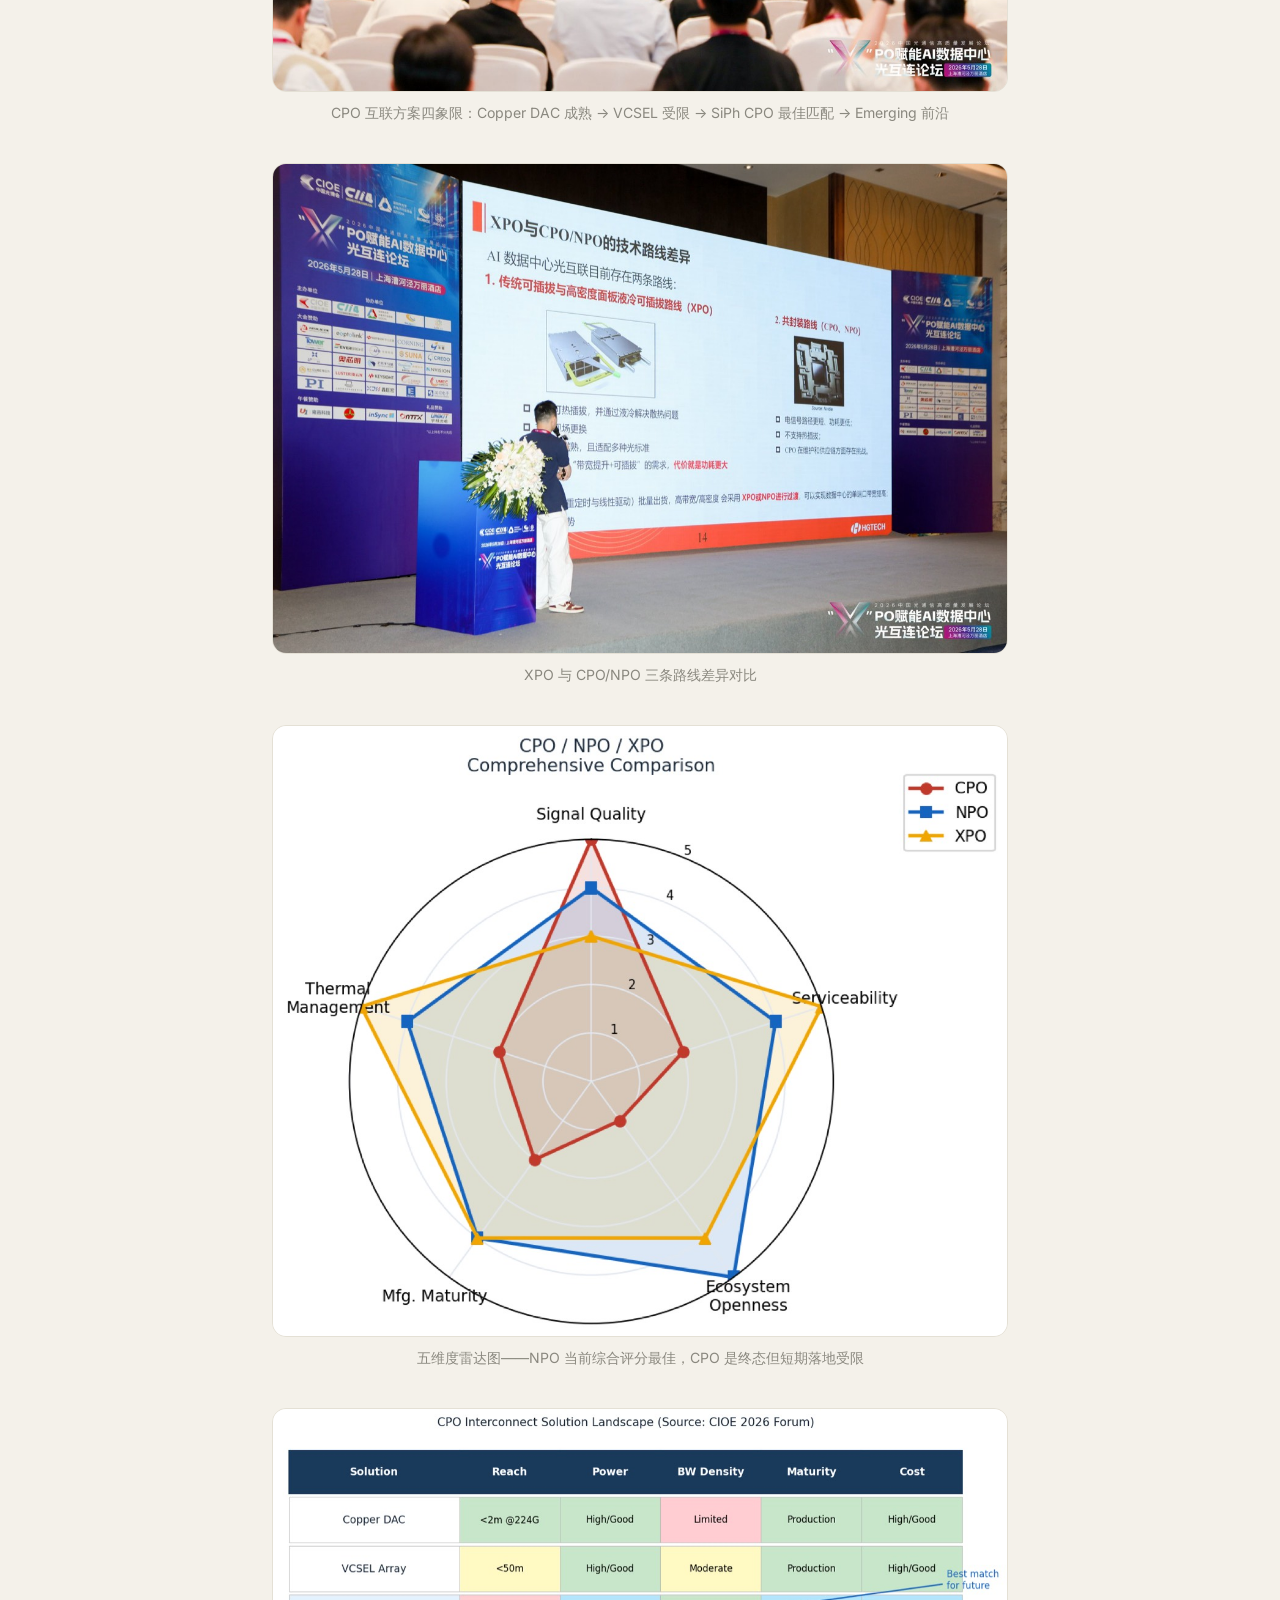
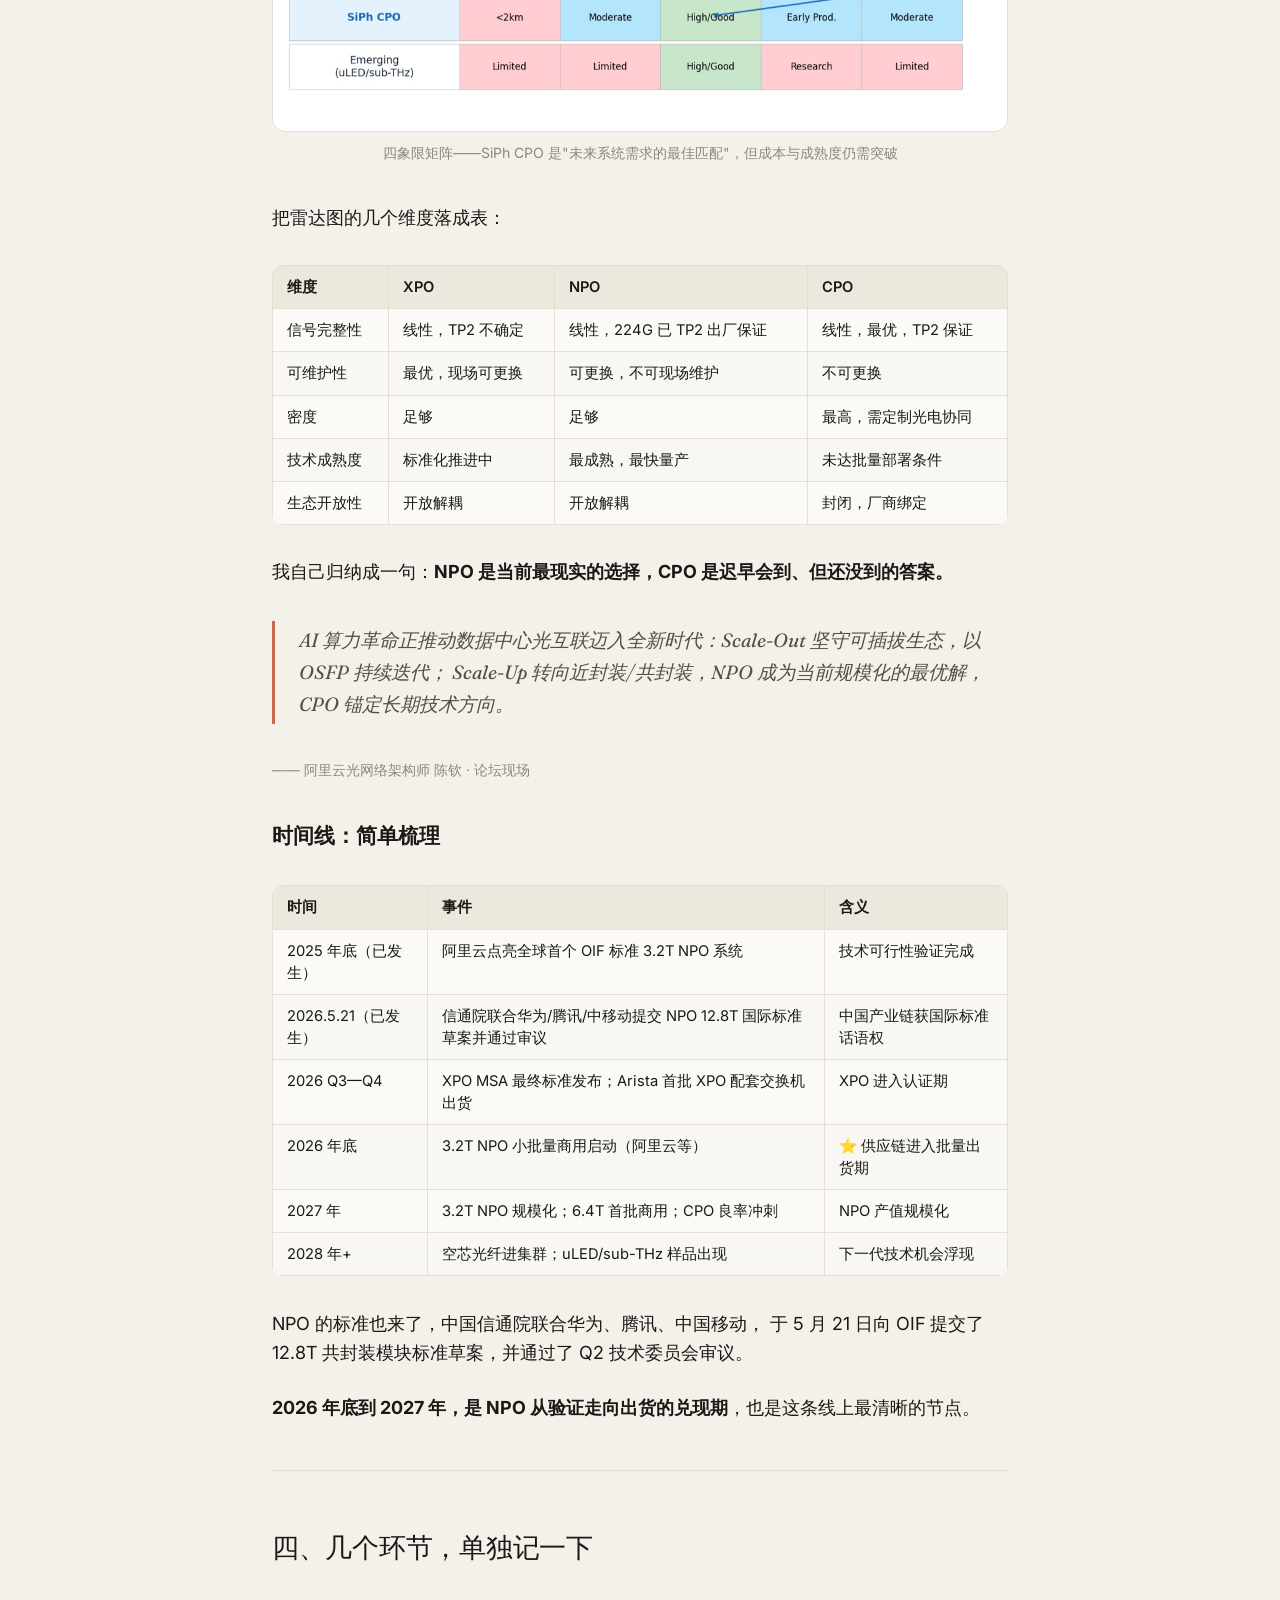
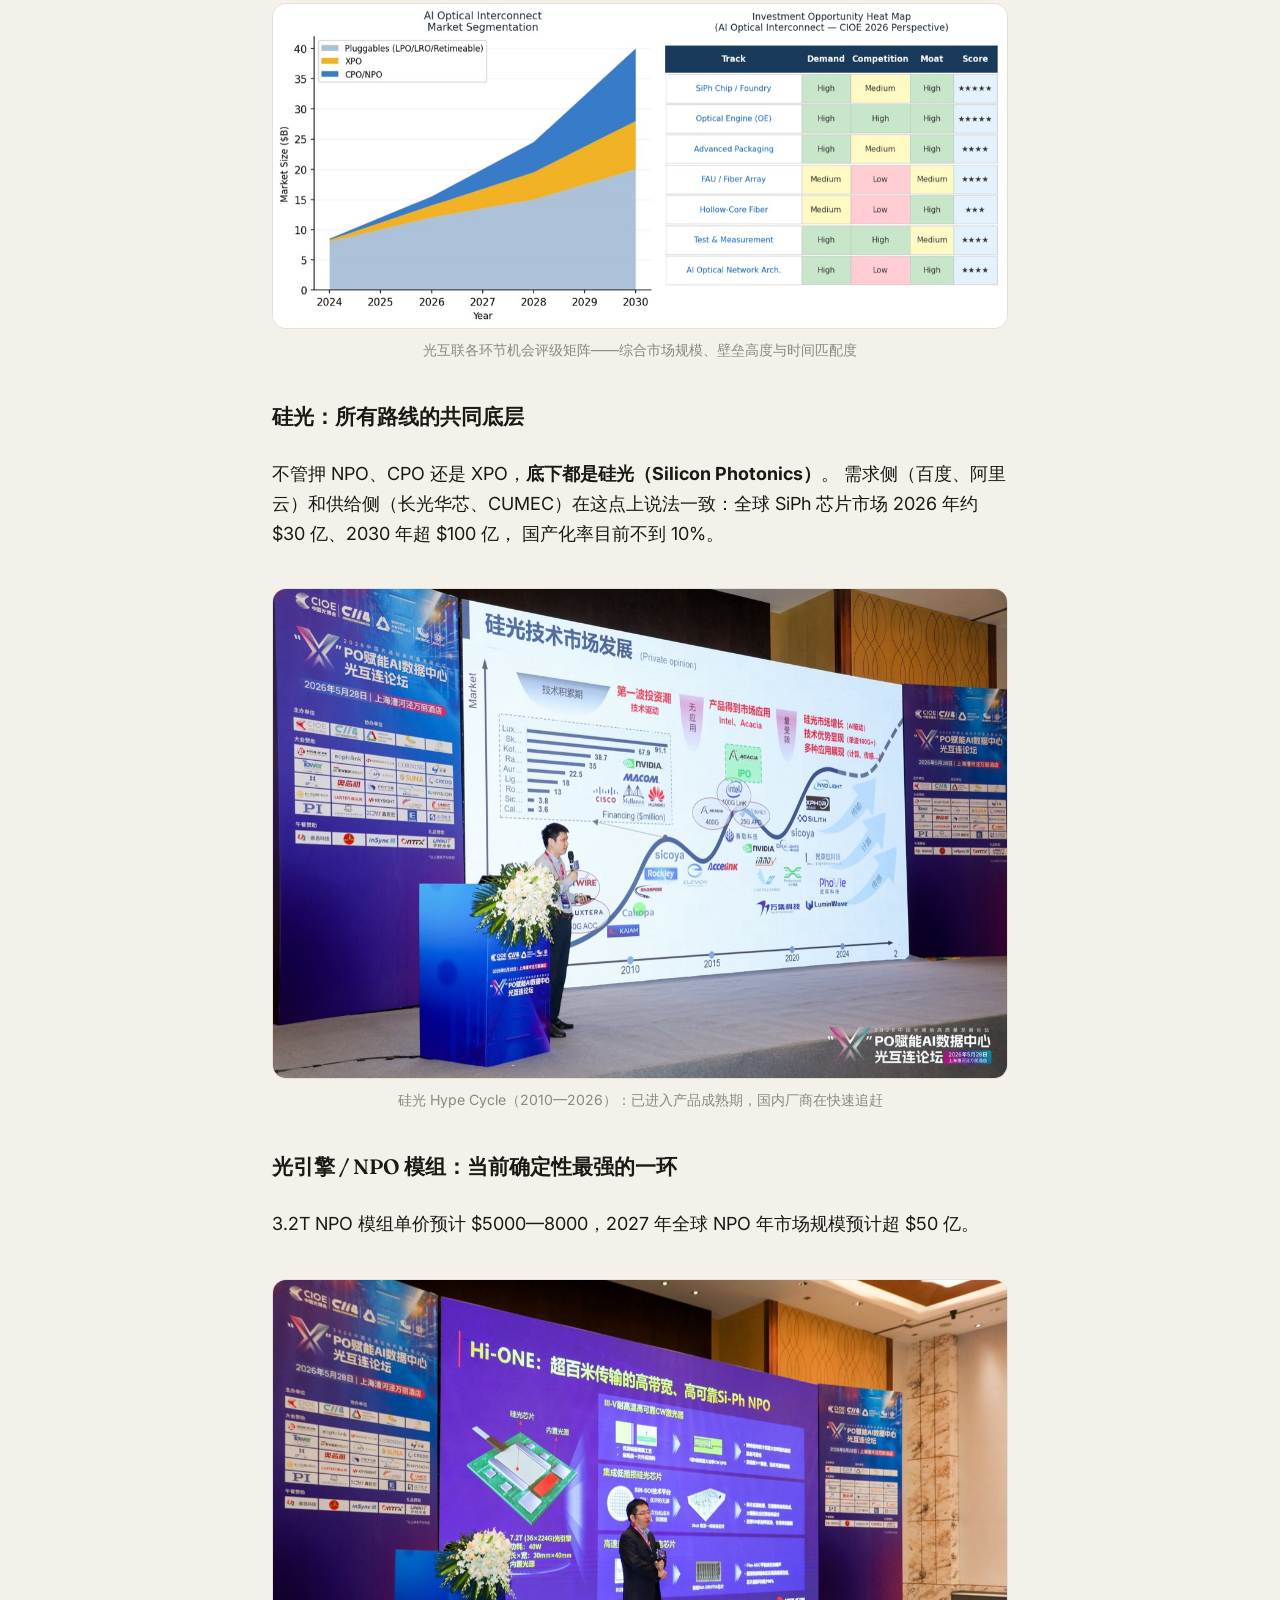
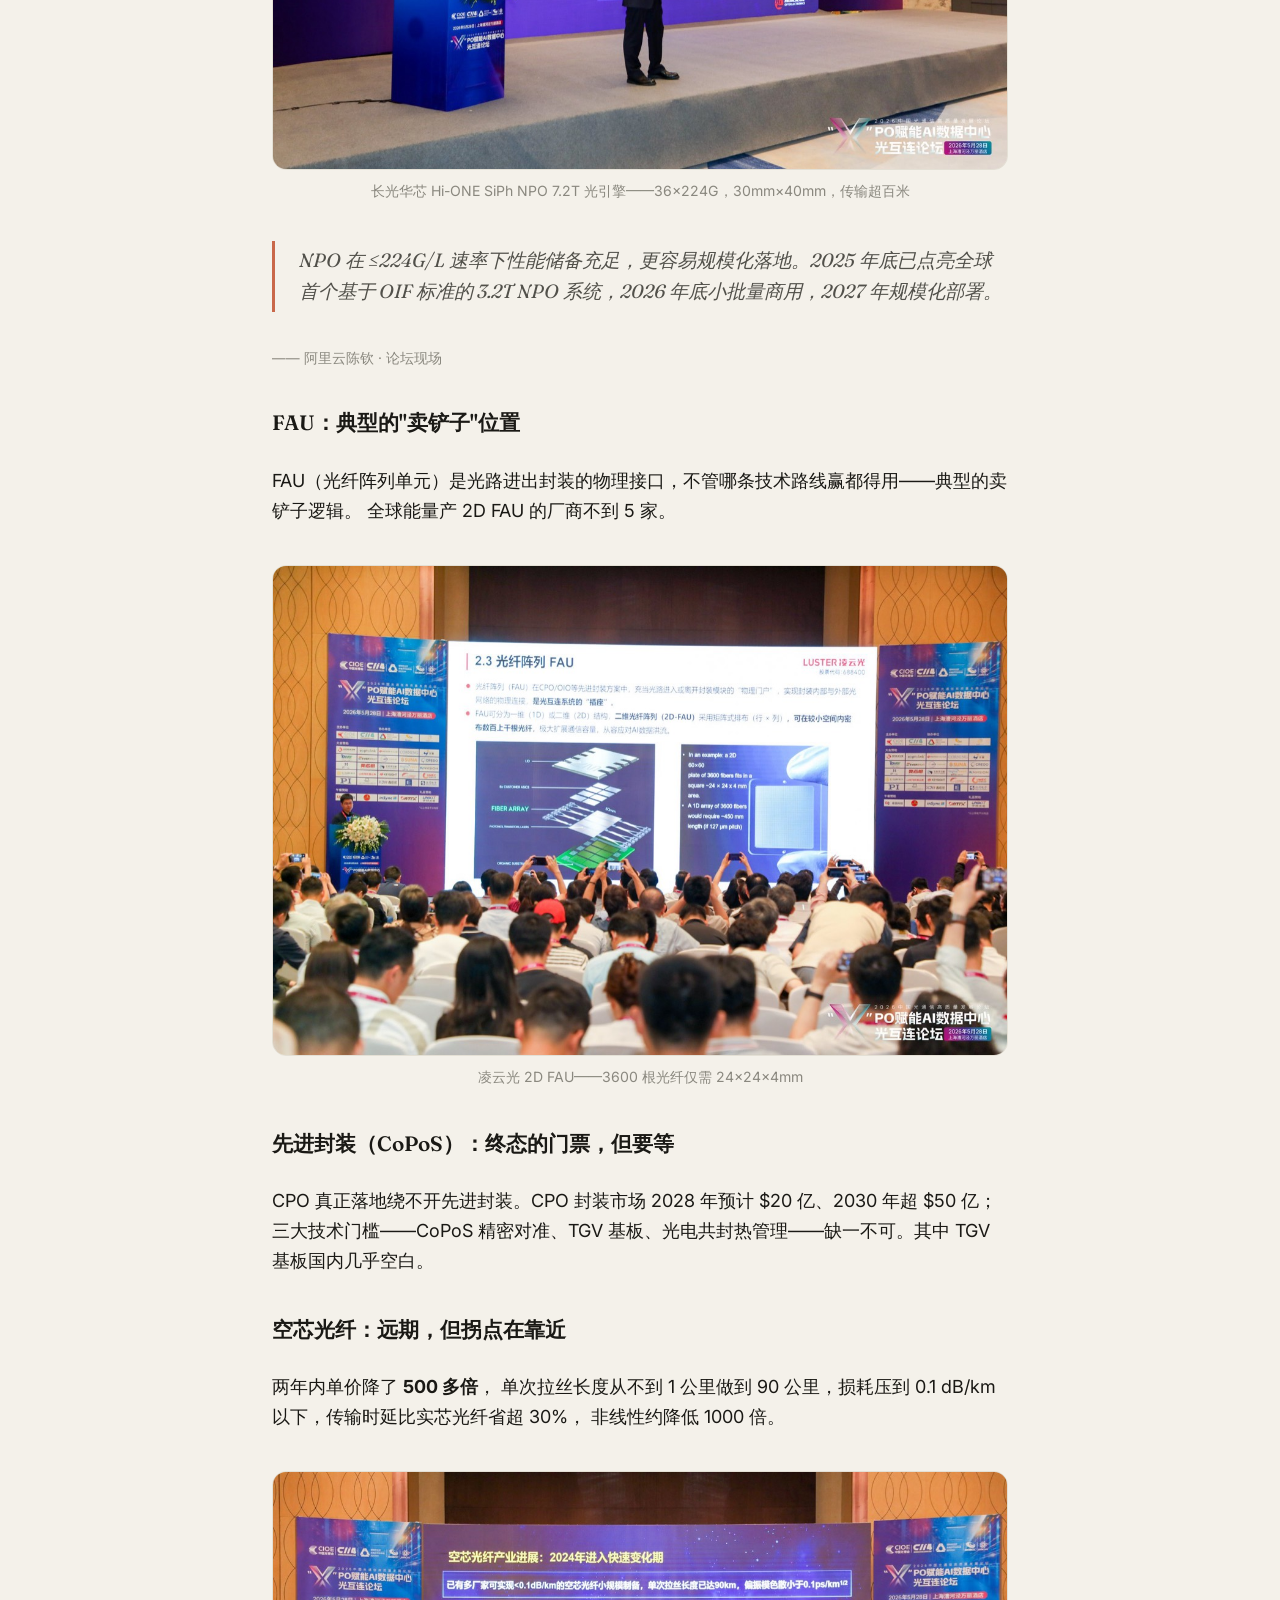
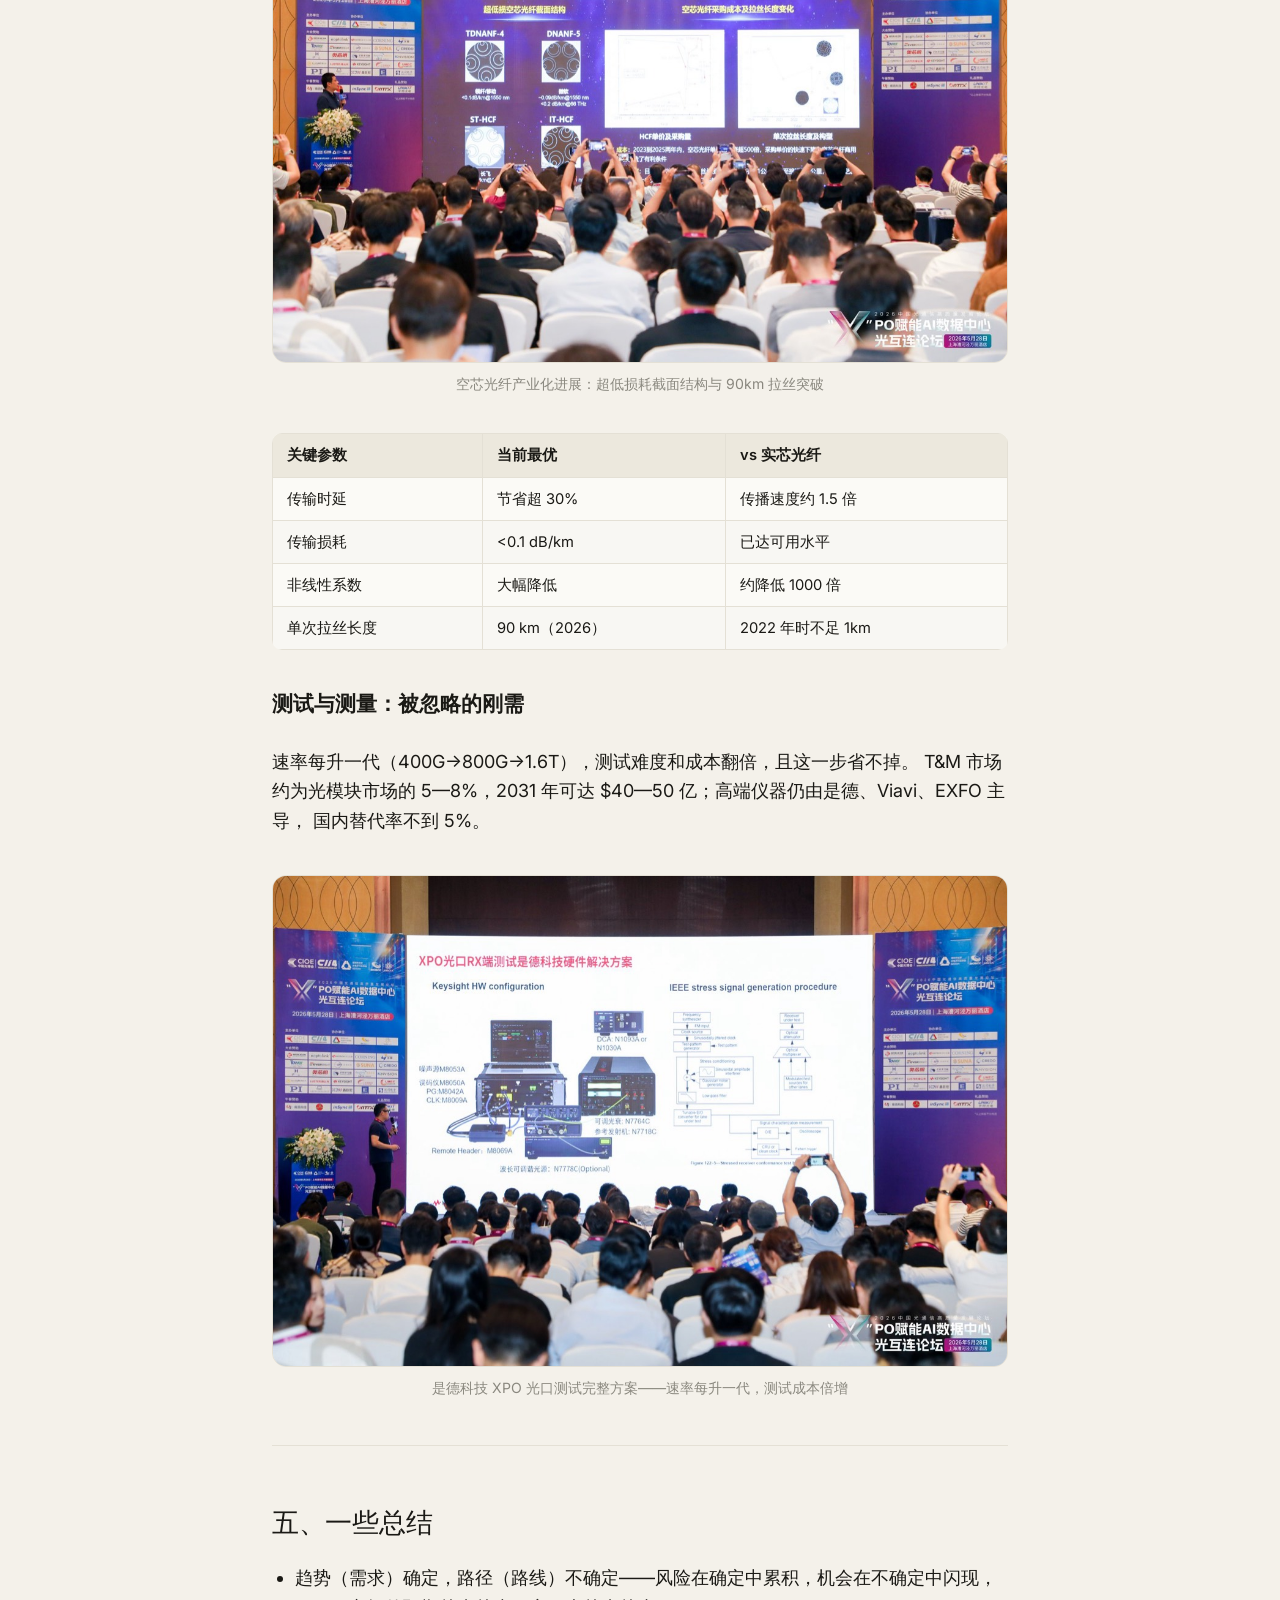
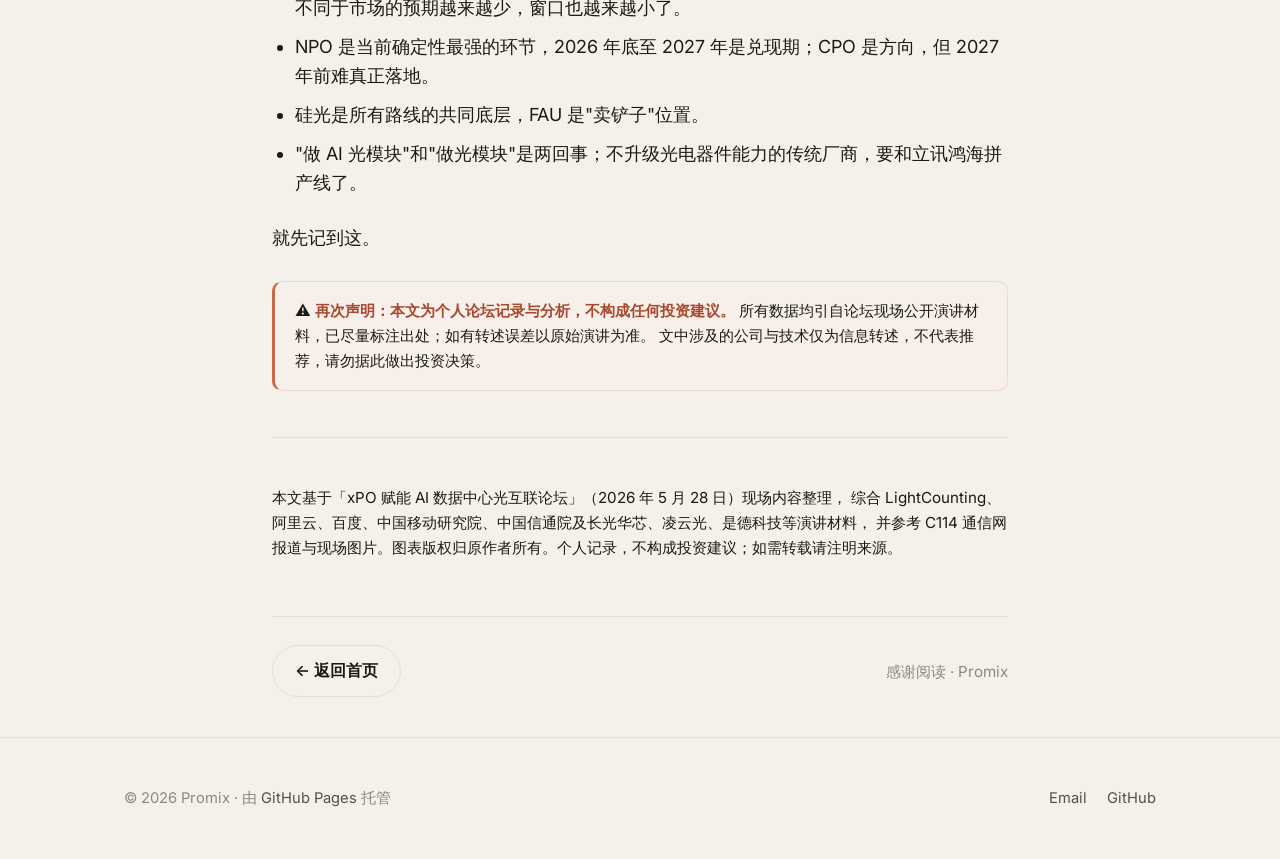
<file: posts/optical-interconnect-forum-2026.html>
<!DOCTYPE html>
<html lang="zh-CN">
<head>
  <meta charset="UTF-8">
  <meta name="viewport" content="width=device-width, initial-scale=1.0">
  <title>xPO论坛笔记：连接，还是连接 — Promix</title>
  <meta name="description" content="2026 年「xPO 赋能 AI 数据中心光互联论坛」的完整记录与梳理。从需求侧数据到 NPO/CPO/XPO 路线之争，再到硅光、FAU、空芯光纤等环节，附全部现场图表与数据出处。个人记录，不构成投资建议。">
  <link rel="preconnect" href="https://fonts.googleapis.com">
  <link rel="preconnect" href="https://fonts.gstatic.com" crossorigin>
  <link href="https://fonts.googleapis.com/css2?family=Fraunces:opsz,wght@9..144,400;9..144,500;9..144,600&family=Inter:wght@400;500;600&display=swap" rel="stylesheet">
  <link rel="stylesheet" href="../assets/style.css">
  <link rel="icon" href="data:image/svg+xml,<svg xmlns='http://www.w3.org/2000/svg' viewBox='0 0 100 100'><text y='.9em' font-size='90'>✦</text></svg>">
</head>
<body>

  <header class="site-header">
    <div class="wrap nav">
      <a class="brand" href="../index.html">Promix the future<span class="dot">.</span></a>
      <nav class="nav-links">
        <a href="../index.html">文章</a>
        <a href="../about.html">关于</a>
        <a href="mailto:hello@promix.cloud">联系</a>
      </nav>
    </div>
  </header>

  <main class="article">
    <div class="wrap">
      <header class="article-header">
        <p class="kicker">产业观察 · 论坛笔记</p>
        <h1>xPO论坛笔记：连接，还是连接</h1>
        <p class="article-meta">2026-05-28 · 阅读约 18 分钟</p>
      </header>

      <article class="prose">
        <p class="lead">
          这是我参加「xPO 赋能 AI 数据中心光互联论坛」之后的完整整理。把现场听到的数据、几条技术路线、
          以及我自己梳理出来的判断都记在这里，方便日后回头对照。
        </p>

        <div class="callout">
          ⚠ <strong>写在前面：本文不构成任何投资建议。</strong>
          下文所有数据均来自论坛现场的公开演讲材料（我会逐处标注出处），观点是我个人的记录与分析，
          可能有误读、也可能被后续事实推翻。文中提到的任何公司或技术，都只是论坛信息的转述，不是推荐。
        </div>

        <hr>

        <h2>一、连接，更重要了</h2>
        <p>
          百度的演讲里把这件事概括成一个词：<strong>Communication Wall（通信墙）</strong>——
          算力瓶颈正从"芯片内部互联"转移到"芯片之间互联"。从 23 年以来一直关注光通信的判断是对的，
          虽然那时还处于朦胧也不美的状态，大家都不相信数通能填补电信市场，更别提后面飞速地超越。
        </p>

        <figure>
          <img src="../assets/img/cioe/fig04.jpg" alt="百度 Communication Wall" loading="lazy">
          <figcaption>百度：算力瓶颈已从芯片内转移到芯片间，光互联被视为关键解法</figcaption>
        </figure>

        <ul>
          <li><strong>Scale-Up 互联（短距 &lt;3m）</strong>：GPU 直连，带宽密度与功耗约束极严，催生 NPO/CPO 需求；</li>
          <li><strong>Scale-Across 互联（跨园区 &gt;2km）</strong>：800G/1.6T 相干（Coherent）光互联是主要技术路径；</li>
          <li><strong>规模感知</strong>：单个超大规模 AI 集群的光互联接口已达数十万量级，每个接口都是光模块/光芯片的消耗单位。</li>
        </ul>

        <figure>
          <img src="../assets/img/cioe/fig16.jpg" alt="智算中心内部互联三类场景" loading="lazy">
          <figcaption>互联的三类场景——单节点 → AI 集群 → 超级算力集群，每层需求不同</figcaption>
        </figure>

        <hr>

        <h2>二、需求侧：高增长，也在预期内</h2>
        <p>
          2026 年四大云商（亚马逊、谷歌、微软、Meta）的 AI 资本开支合计 <strong>$7250 亿</strong>，
          同比 <strong>+77%</strong>，且增速仍在加速，谷歌一家近乎翻倍。
        </p>

        <p>关键指标（数据源：LightCounting）：</p>
        <div class="table-wrap">
        <table>
          <thead><tr><th>市场指标</th><th>2024 实际</th><th>2025 实际</th><th>2026 预测</th><th>2031 预测</th></tr></thead>
          <tbody>
            <tr><td>以太网光模块市场增速</td><td>+93%</td><td>+82%</td><td>+65%</td><td>年复合 ≥22%</td></tr>
            <tr><td>400G+ 光模块年出货量</td><td>约 3000 万只</td><td>超 6000 万只</td><td>接近 1 亿只</td><td>1.8 亿只</td></tr>
            <tr><td>AI vs Non-AI 光模块占比</td><td>AI 首次超越</td><td>AI 主导</td><td>AI &gt;60%</td><td>AI &gt;80%</td></tr>
            <tr><td>全球光器件市场规模</td><td>约 $100 亿</td><td>约 $180 亿</td><td>约 $250 亿</td><td>$630—1260 亿</td></tr>
            <tr><td>四大云商 AI 资本开支</td><td>~$3000 亿</td><td>~$4500 亿</td><td>$7250 亿 (+77%)</td><td>持续高增长</td></tr>
          </tbody>
        </table>
        </div>

        <p>
          未来五六年，连接 AI 芯片的器件市场要翻几倍（光器件 2031 年是 2025 年的 3.5–7 倍）。
        </p>

        <figure>
          <img src="../assets/img/cioe/fig02.jpg" alt="全球以太网光模块市场规模预测" loading="lazy">
          <figcaption>全球以太网光模块市场规模预测（2021—2031E）</figcaption>
        </figure>

        <p>
          除了出货量，还有一个我觉得更能说明"需求可见度"的指标——云厂商的剩余履约义务（RPO，可粗略理解为在手订单）。
          现场给的对比里，谷歌同比 +131% 领跑，几家头部的能见度都创了新高，订单已排到 2027 年。
        </p>

        <figure>
          <img src="../assets/img/cioe/fig03.jpg" alt="云厂商剩余履约义务对比" loading="lazy">
          <figcaption>超大规模云厂商 RPO 对比——谷歌同比 +131%，需求可见性创历史新高</figcaption>
        </figure>

        <h3>利润会往哪里迁移</h3>
        <p>
          产业链价值重构：有的已经发生，有的还没发生，有的也许不会发生。
        </p>
        <div class="table-wrap">
        <table>
          <thead><tr><th>产业链层级</th><th>价值地位变化</th><th>方向</th></tr></thead>
          <tbody>
            <tr><td>GPU / ASIC 芯片</td><td>仍是核心，但"通信墙"制约了价值发挥</td><td>需配套光互联才能完整发挥</td></tr>
            <tr><td>以太网交换机</td><td>Broadcom Tomahawk 6 已集成 102.4T，依赖光互联扩展集群</td><td>与光互联深度绑定</td></tr>
            <tr><td>传统光模块（DPO）</td><td>仍是主流但将逐步被 LPO/NPO 替代，毛利率承压</td><td>⚠ 转型窗口有限</td></tr>
            <tr><td>光引擎 / NPO 模组</td><td>从配件升级为核心基础设施，议价能力提升</td><td>核心受益环节</td></tr>
            <tr><td>SiPh 芯片（EIC+PIC）</td><td>所有 xPO 路线的共同底层，国产替代空间大</td><td>平台型机会</td></tr>
            <tr><td>先进封装（CPO/CoPoS）</td><td>未来技术终态的门票，壁垒极高</td><td>2027 年后价值释放</td></tr>
            <tr><td>测试与测量</td><td>与光模块市场等比放量，刚需属性强</td><td>持续受益</td></tr>
            <tr><td>光纤材料（MCF/HCF）</td><td>高密度 MCF 与空芯光纤进入商业化拐点</td><td>新兴机会</td></tr>
          </tbody>
        </table>
        </div>

        <hr>

        <h2>三、分歧在路线：NPO、CPO、XPO</h2>
        <p>
          真正还没定论、也最值得花时间理解的，是技术路线。光模块从"分离"走向"集成"是共识，
          但具体怎么走、谁先走通，分歧很大。
        </p>

        <figure>
          <img src="../assets/img/cioe/fig05.jpg" alt="xPO 技术演进路线图" loading="lazy">
          <figcaption>奥芯明："xPO Technology Evolution"——从分离（DPO）走向集成（CPO），大方向无争议</figcaption>
        </figure>

        <ul>
          <li><strong>LPO / NPO</strong>——把光引擎往交换芯片旁边挪一挪，省电、好量产，<em>现在就能落地</em>；</li>
          <li><strong>CPO（共封装）</strong>——光引擎和芯片封装在一起，密度最高、最省电，但最难做、坏了不能换。公认的"技术终态"，量产一推再推；</li>
          <li><strong>XPO</strong>——液冷可插拔的折中路线，还在做 MSA 标准。</li>
        </ul>

        <p>论坛给的各形态进展与投资窗口（来源：奥芯明演讲）：</p>
        <div class="table-wrap">
        <table>
          <thead><tr><th>形态</th><th>当前进展</th><th>投资窗口</th><th>关键催化剂</th></tr></thead>
          <tbody>
            <tr><td>LPO（去 DSP 线性直驱）</td><td>400G 批量出货，800G 推进中</td><td>当前（量产期）</td><td>800G AI 集群扩建，低功耗刚需</td></tr>
            <tr><td>NPO 3.2T</td><td>产业链验证完成，年底小批量</td><td>2026—2027（量产兑现）</td><td>阿里云等年底启动商用</td></tr>
            <tr><td>NPO 6.4T</td><td>系统验证阶段</td><td>2026—2027（研发布局）</td><td>阿里云 6.4T UPO 年底 Beta</td></tr>
            <tr><td>XPO（液冷可插拔 12.8T）</td><td>MSA 标准化推进，20+ 成员</td><td>2026—2027（标准确立）</td><td>XPO MSA 最终版发布</td></tr>
            <tr><td>CPO</td><td>小批量实验室验证</td><td>2027—2028（早期量产）</td><td>CoPoS 良率突破，OCI-MSA 收敛</td></tr>
          </tbody>
        </table>
        </div>

        <h3>一些技术对比，直接放图</h3>

        <figure>
          <img src="../assets/img/cioe/fig06.jpg" alt="CPO 互联四象限比较" loading="lazy">
          <figcaption>CPO 互联方案四象限：Copper DAC 成熟 → VCSEL 受限 → SiPh CPO 最佳匹配 → Emerging 前沿</figcaption>
        </figure>

        <figure>
          <img src="../assets/img/cioe/fig07.jpg" alt="XPO 与 CPO/NPO 路线对比" loading="lazy">
          <figcaption>XPO 与 CPO/NPO 三条路线差异对比</figcaption>
        </figure>

        <figure>
          <img src="../assets/img/cioe/fig08.jpg" alt="CPO/NPO/XPO 五维度雷达图" loading="lazy">
          <figcaption>五维度雷达图——NPO 当前综合评分最佳，CPO 是终态但短期落地受限</figcaption>
        </figure>

        <figure>
          <img src="../assets/img/cioe/fig09.jpg" alt="四象限对比矩阵" loading="lazy">
          <figcaption>四象限矩阵——SiPh CPO 是"未来系统需求的最佳匹配"，但成本与成熟度仍需突破</figcaption>
        </figure>

        <p>把雷达图的几个维度落成表：</p>
        <div class="table-wrap">
        <table>
          <thead><tr><th>维度</th><th>XPO</th><th>NPO</th><th>CPO</th></tr></thead>
          <tbody>
            <tr><td>信号完整性</td><td>线性，TP2 不确定</td><td>线性，224G 已 TP2 出厂保证</td><td>线性，最优，TP2 保证</td></tr>
            <tr><td>可维护性</td><td>最优，现场可更换</td><td>可更换，不可现场维护</td><td>不可更换</td></tr>
            <tr><td>密度</td><td>足够</td><td>足够</td><td>最高，需定制光电协同</td></tr>
            <tr><td>技术成熟度</td><td>标准化推进中</td><td>最成熟，最快量产</td><td>未达批量部署条件</td></tr>
            <tr><td>生态开放性</td><td>开放解耦</td><td>开放解耦</td><td>封闭，厂商绑定</td></tr>
          </tbody>
        </table>
        </div>

        <p>
          我自己归纳成一句：<strong>NPO 是当前最现实的选择，CPO 是迟早会到、但还没到的答案。</strong>
        </p>
        <blockquote>
          AI 算力革命正推动数据中心光互联迈入全新时代：Scale-Out 坚守可插拔生态，以 OSFP 持续迭代；
          Scale-Up 转向近封装/共封装，NPO 成为当前规模化的最优解，CPO 锚定长期技术方向。
        </blockquote>
        <p class="source">—— 阿里云光网络架构师 陈钦 · 论坛现场</p>

        <h3>时间线：简单梳理</h3>
        <div class="table-wrap">
        <table>
          <thead><tr><th>时间</th><th>事件</th><th>含义</th></tr></thead>
          <tbody>
            <tr><td>2025 年底（已发生）</td><td>阿里云点亮全球首个 OIF 标准 3.2T NPO 系统</td><td>技术可行性验证完成</td></tr>
            <tr><td>2026.5.21（已发生）</td><td>信通院联合华为/腾讯/中移动提交 NPO 12.8T 国际标准草案并通过审议</td><td>中国产业链获国际标准话语权</td></tr>
            <tr><td>2026 Q3—Q4</td><td>XPO MSA 最终标准发布；Arista 首批 XPO 配套交换机出货</td><td>XPO 进入认证期</td></tr>
            <tr><td>2026 年底</td><td>3.2T NPO 小批量商用启动（阿里云等）</td><td>⭐ 供应链进入批量出货期</td></tr>
            <tr><td>2027 年</td><td>3.2T NPO 规模化；6.4T 首批商用；CPO 良率冲刺</td><td>NPO 产值规模化</td></tr>
            <tr><td>2028 年+</td><td>空芯光纤进集群；uLED/sub-THz 样品出现</td><td>下一代技术机会浮现</td></tr>
          </tbody>
        </table>
        </div>
        <p>
          NPO 的标准也来了，中国信通院联合华为、腾讯、中国移动，
          于 5 月 21 日向 OIF 提交了 12.8T 共封装模块标准草案，并通过了 Q2 技术委员会审议。
        </p>
        <p>
          <strong>2026 年底到 2027 年，是 NPO 从验证走向出货的兑现期</strong>，也是这条线上最清晰的节点。
        </p>

        <hr>

        <h2>四、几个环节，单独记一下</h2>
        <figure>
          <img src="../assets/img/cioe/fig10.jpg" alt="赛道投资机会评级矩阵" loading="lazy">
          <figcaption>光互联各环节机会评级矩阵——综合市场规模、壁垒高度与时间匹配度</figcaption>
        </figure>

        <h3>硅光：所有路线的共同底层</h3>
        <p>
          不管押 NPO、CPO 还是 XPO，<strong>底下都是硅光（Silicon Photonics）</strong>。
          需求侧（百度、阿里云）和供给侧（长光华芯、CUMEC）在这点上说法一致：全球 SiPh 芯片市场 2026 年约 $30 亿、2030 年超 $100 亿，
          国产化率目前不到 10%。
        </p>
        <figure>
          <img src="../assets/img/cioe/fig11.jpg" alt="硅光 Hype Cycle" loading="lazy">
          <figcaption>硅光 Hype Cycle（2010—2026）：已进入产品成熟期，国内厂商在快速追赶</figcaption>
        </figure>

        <h3>光引擎 / NPO 模组：当前确定性最强的一环</h3>
        <p>
          3.2T NPO 模组单价预计 $5000—8000，2027 年全球 NPO 年市场规模预计超 $50 亿。
        </p>
        <figure>
          <img src="../assets/img/cioe/fig12.jpg" alt="长光华芯 Hi-ONE 光引擎" loading="lazy">
          <figcaption>长光华芯 Hi-ONE SiPh NPO 7.2T 光引擎——36×224G，30mm×40mm，传输超百米</figcaption>
        </figure>
        <blockquote>
          NPO 在 ≤224G/L 速率下性能储备充足，更容易规模化落地。2025 年底已点亮全球首个基于 OIF 标准的
          3.2T NPO 系统，2026 年底小批量商用，2027 年规模化部署。
        </blockquote>
        <p class="source">—— 阿里云陈钦 · 论坛现场</p>

        <h3>FAU：典型的"卖铲子"位置</h3>
        <p>
          FAU（光纤阵列单元）是光路进出封装的物理接口，不管哪条技术路线赢都得用——典型的卖铲子逻辑。
          全球能量产 2D FAU 的厂商不到 5 家。
        </p>
        <figure>
          <img src="../assets/img/cioe/fig13.jpg" alt="凌云光 2D FAU" loading="lazy">
          <figcaption>凌云光 2D FAU——3600 根光纤仅需 24×24×4mm</figcaption>
        </figure>

        <h3>先进封装（CoPoS）：终态的门票，但要等</h3>
        <p>
          CPO 真正落地绕不开先进封装。CPO 封装市场 2028 年预计 $20 亿、2030 年超 $50 亿；
          三大技术门槛——CoPoS 精密对准、TGV 基板、光电共封热管理——缺一不可。其中 TGV 基板国内几乎空白。
        </p>

        <h3>空芯光纤：远期，但拐点在靠近</h3>
        <p>
          两年内单价降了 <strong>500 多倍</strong>，
          单次拉丝长度从不到 1 公里做到 90 公里，损耗压到 0.1 dB/km 以下，传输时延比实芯光纤省超 30%，
          非线性约降低 1000 倍。
        </p>
        <figure>
          <img src="../assets/img/cioe/fig14.jpg" alt="空芯光纤产业化进展" loading="lazy">
          <figcaption>空芯光纤产业化进展：超低损耗截面结构与 90km 拉丝突破</figcaption>
        </figure>
        <div class="table-wrap">
        <table>
          <thead><tr><th>关键参数</th><th>当前最优</th><th>vs 实芯光纤</th></tr></thead>
          <tbody>
            <tr><td>传输时延</td><td>节省超 30%</td><td>传播速度约 1.5 倍</td></tr>
            <tr><td>传输损耗</td><td>&lt;0.1 dB/km</td><td>已达可用水平</td></tr>
            <tr><td>非线性系数</td><td>大幅降低</td><td>约降低 1000 倍</td></tr>
            <tr><td>单次拉丝长度</td><td>90 km（2026）</td><td>2022 年时不足 1km</td></tr>
          </tbody>
        </table>
        </div>

        <h3>测试与测量：被忽略的刚需</h3>
        <p>
          速率每升一代（400G→800G→1.6T），测试难度和成本翻倍，且这一步省不掉。
          T&amp;M 市场约为光模块市场的 5—8%，2031 年可达 $40—50 亿；高端仪器仍由是德、Viavi、EXFO 主导，
          国内替代率不到 5%。
        </p>
        <figure>
          <img src="../assets/img/cioe/fig15.jpg" alt="是德科技 XPO 测试方案" loading="lazy">
          <figcaption>是德科技 XPO 光口测试完整方案——速率每升一代，测试成本倍增</figcaption>
        </figure>

        <hr>

        <h2>五、一些总结</h2>
        <ul>
          <li>趋势（需求）确定，路径（路线）不确定——风险在确定中累积，机会在不确定中闪现，不同于市场的预期越来越少，窗口也越来越小了。</li>
          <li>NPO 是当前确定性最强的环节，2026 年底至 2027 年是兑现期；CPO 是方向，但 2027 年前难真正落地。</li>
          <li>硅光是所有路线的共同底层，FAU 是"卖铲子"位置。</li>
          <li>"做 AI 光模块"和"做光模块"是两回事；不升级光电器件能力的传统厂商，要和立讯鸿海拼产线了。</li>
        </ul>
        <p>
          就先记到这。
        </p>

        <div class="callout">
          ⚠ <strong>再次声明：本文为个人论坛记录与分析，不构成任何投资建议。</strong>
          所有数据均引自论坛现场公开演讲材料，已尽量标注出处；如有转述误差以原始演讲为准。
          文中涉及的公司与技术仅为信息转述，不代表推荐，请勿据此做出投资决策。
        </div>

        <hr>
        <p class="article-meta">
          本文基于「xPO 赋能 AI 数据中心光互联论坛」（2026 年 5 月 28 日）现场内容整理，
          综合 LightCounting、阿里云、百度、中国移动研究院、中国信通院及长光华芯、凌云光、是德科技等演讲材料，
          并参考 C114 通信网报道与现场图片。图表版权归原作者所有。个人记录，不构成投资建议；如需转载请注明来源。
        </p>
      </article>

      <footer class="article-footer">
        <a class="btn btn-ghost" href="../index.html">← 返回首页</a>
        <span class="article-meta">感谢阅读 · Promix</span>
      </footer>
    </div>
  </main>

  <footer class="site-footer">
    <div class="wrap footer-inner">
      <span>© 2026 Promix · 由 <a href="https://pages.github.com" target="_blank" rel="noopener">GitHub Pages</a> 托管</span>
      <div class="social">
        <a href="mailto:hello@promix.cloud">Email</a>
        <a href="https://github.com/promix-llp" target="_blank" rel="noopener">GitHub</a>
      </div>
    </div>
  </footer>

</body>
</html>
</file>
<file: assets/style.css>
/* =========================================================
   Promix — personal blog
   Aesthetic inspired by warm, editorial, minimal layouts:
   cream background, serif display type, generous whitespace,
   a single clay/coral accent.
   ========================================================= */

:root {
  --bg:        #F4F1EA;   /* warm cream */
  --bg-card:   #FBFAF6;   /* slightly lighter card */
  --ink:       #1A1915;   /* near-black warm */
  --ink-soft:  #51504A;   /* secondary text */
  --ink-faint: #8A887F;   /* meta text */
  --line:      #E4E0D5;   /* hairlines */
  --accent:    #C9684A;   /* clay / coral */
  --accent-dk: #A8492F;
  --max:       1080px;
  --measure:   46rem;     /* reading width */
  --radius:    14px;
  --serif: "Fraunces", Georgia, "Times New Roman", serif;
  --sans:  "Inter", -apple-system, BlinkMacSystemFont, "Segoe UI", Helvetica, Arial, sans-serif;
}

* { box-sizing: border-box; }

html { -webkit-text-size-adjust: 100%; scroll-behavior: smooth; }

body {
  margin: 0;
  background: var(--bg);
  color: var(--ink);
  font-family: var(--sans);
  font-size: 18px;
  line-height: 1.65;
  -webkit-font-smoothing: antialiased;
  text-rendering: optimizeLegibility;
}

img { max-width: 100%; height: auto; display: block; }

a { color: var(--accent); text-decoration: none; }
a:hover { color: var(--accent-dk); text-decoration: underline; text-underline-offset: 3px; }

/* ---------- layout ---------- */
.wrap { width: 100%; max-width: var(--max); margin: 0 auto; padding: 0 24px; }

/* ---------- header / nav ---------- */
.site-header {
  position: sticky; top: 0; z-index: 50;
  background: color-mix(in srgb, var(--bg) 85%, transparent);
  backdrop-filter: saturate(120%) blur(8px);
  border-bottom: 1px solid var(--line);
}
.nav {
  display: flex; align-items: center; justify-content: space-between;
  height: 68px;
}
.brand {
  font-family: var(--serif);
  font-weight: 600;
  font-size: 1.35rem;
  letter-spacing: -0.01em;
  color: var(--ink);
}
.brand:hover { text-decoration: none; color: var(--ink); }
.brand .dot { color: var(--accent); }
.nav-links { display: flex; gap: 28px; align-items: center; }
.nav-links a {
  color: var(--ink-soft);
  font-size: 0.95rem;
  font-weight: 500;
}
.nav-links a:hover { color: var(--ink); text-decoration: none; }

/* ---------- hero ---------- */
.hero { padding: 96px 0 64px; }
.hero .eyebrow {
  font-size: 0.85rem; letter-spacing: 0.12em; text-transform: uppercase;
  color: var(--accent); font-weight: 600; margin: 0 0 20px;
}
.hero h1 {
  font-family: var(--serif);
  font-weight: 500;
  font-size: clamp(2.6rem, 6vw, 4.4rem);
  line-height: 1.05;
  letter-spacing: -0.02em;
  margin: 0 0 24px;
  max-width: 18ch;
}
.hero p {
  font-size: clamp(1.1rem, 2.2vw, 1.4rem);
  color: var(--ink-soft);
  max-width: 40ch;
  margin: 0 0 32px;
}
.hero .actions { display: flex; gap: 14px; flex-wrap: wrap; }

/* ---------- buttons ---------- */
.btn {
  display: inline-flex; align-items: center; gap: 8px;
  padding: 12px 22px; border-radius: 999px;
  font-size: 0.98rem; font-weight: 600;
  border: 1px solid transparent; cursor: pointer;
  transition: transform .15s ease, background .15s ease, border-color .15s ease;
}
.btn:hover { text-decoration: none; transform: translateY(-1px); }
.btn-primary { background: var(--accent); color: #fff; }
.btn-primary:hover { background: var(--accent-dk); color: #fff; }
.btn-ghost { background: transparent; color: var(--ink); border-color: var(--line); }
.btn-ghost:hover { border-color: var(--ink-faint); color: var(--ink); }

/* ---------- section heading ---------- */
.section { padding: 24px 0 88px; }
.section-head {
  display: flex; align-items: baseline; justify-content: space-between;
  border-bottom: 1px solid var(--line);
  padding-bottom: 16px; margin-bottom: 8px;
}
.section-head h2 {
  font-family: var(--serif); font-weight: 500;
  font-size: 1.6rem; letter-spacing: -0.01em; margin: 0;
}
.section-head .count { color: var(--ink-faint); font-size: 0.9rem; }

/* ---------- post list ---------- */
.post-list { list-style: none; margin: 0; padding: 0; }
.post-item { border-bottom: 1px solid var(--line); }
.post-item a {
  display: grid;
  grid-template-columns: 150px 1fr;
  gap: 28px;
  padding: 28px 8px;
  color: inherit;
  align-items: start;
  border-radius: 10px;
  transition: background .15s ease, padding .15s ease;
}
.post-item a:hover { text-decoration: none; background: var(--bg-card); }
.post-item .date {
  color: var(--ink-faint); font-size: 0.9rem; padding-top: 4px;
  font-variant-numeric: tabular-nums;
}
.post-item h3 {
  font-family: var(--serif); font-weight: 500;
  font-size: 1.45rem; line-height: 1.25; margin: 0 0 8px;
  letter-spacing: -0.01em;
}
.post-item .excerpt { color: var(--ink-soft); margin: 0; font-size: 1.02rem; }
.post-item .tag {
  display: inline-block; margin-top: 12px;
  font-size: 0.78rem; color: var(--accent); font-weight: 600;
  letter-spacing: 0.04em; text-transform: uppercase;
}

/* ---------- article ---------- */
.article { padding: 64px 0 40px; }
.article-header { max-width: var(--measure); margin: 0 auto 40px; }
.article-header .kicker {
  color: var(--accent); font-weight: 600; font-size: 0.85rem;
  letter-spacing: 0.1em; text-transform: uppercase; margin: 0 0 16px;
}
.article-header h1 {
  font-family: var(--serif); font-weight: 500;
  font-size: clamp(2.1rem, 5vw, 3.2rem); line-height: 1.1;
  letter-spacing: -0.02em; margin: 0 0 20px;
}
.article-meta { color: var(--ink-faint); font-size: 0.95rem; }
.article-meta a { color: var(--ink-soft); }

.prose { max-width: var(--measure); margin: 0 auto; }
.prose > * + * { margin-top: 1.4em; }
.prose p { color: var(--ink); }
.prose h2 {
  font-family: var(--serif); font-weight: 500;
  font-size: 1.7rem; letter-spacing: -0.01em;
  margin-top: 2.2em; line-height: 1.2;
}
.prose h3 {
  font-family: var(--serif); font-weight: 600;
  font-size: 1.3rem; margin-top: 1.8em;
}
.prose blockquote {
  margin: 1.8em 0; padding: 4px 0 4px 24px;
  border-left: 3px solid var(--accent);
  color: var(--ink-soft); font-style: italic;
  font-family: var(--serif); font-size: 1.2rem;
}
.prose ul, .prose ol { padding-left: 1.3em; }
.prose li + li { margin-top: 0.5em; }
.prose code {
  background: #ECE8DD; padding: 2px 6px; border-radius: 6px;
  font-size: 0.9em; font-family: ui-monospace, SFMono-Regular, Menlo, monospace;
}
.prose pre {
  background: #2A2823; color: #F4F1EA; padding: 20px 22px;
  border-radius: var(--radius); overflow-x: auto; font-size: 0.9rem;
  line-height: 1.55;
}
.prose pre code { background: transparent; padding: 0; color: inherit; }
.prose img { border-radius: var(--radius); }
.prose figure { margin: 2.2em 0; }
.prose figure img { width: 100%; border: 1px solid var(--line); border-radius: var(--radius); }
.prose figcaption {
  margin-top: 10px; font-size: 0.88rem; color: var(--ink-faint);
  text-align: center; line-height: 1.5;
}

/* tables */
.prose .table-wrap { overflow-x: auto; margin: 1.8em 0; -webkit-overflow-scrolling: touch; }
.prose table {
  border-collapse: collapse; width: 100%; font-size: 0.92rem;
  background: var(--bg-card); border-radius: 10px; overflow: hidden;
}
.prose th, .prose td {
  border: 1px solid var(--line); padding: 10px 14px;
  text-align: left; vertical-align: top; line-height: 1.5;
}
.prose thead th { background: #ECE8DD; font-weight: 600; color: var(--ink); white-space: nowrap; }
.prose tbody tr:nth-child(even) { background: rgba(0,0,0,0.012); }

/* callout / source note */
.prose .source {
  font-size: 0.85rem; color: var(--ink-faint); margin: 0.4em 0 0;
}
.prose .callout {
  background: #F7EFE9; border: 1px solid #EBD9CE;
  border-left: 3px solid var(--accent);
  border-radius: 10px; padding: 16px 20px; margin: 1.8em 0;
  font-size: 0.96rem;
}
.prose .callout strong { color: var(--accent-dk); }

/* rating star */
.prose .rating { color: var(--accent); font-size: 1.1rem; letter-spacing: 2px; }

/* lead paragraph */
.prose .lead { font-size: 1.15rem; color: var(--ink-soft); }
.prose hr { border: none; border-top: 1px solid var(--line); margin: 2.6em 0; }

.article-footer {
  max-width: var(--measure); margin: 56px auto 0;
  padding-top: 28px; border-top: 1px solid var(--line);
  display: flex; justify-content: space-between; align-items: center;
  flex-wrap: wrap; gap: 16px;
}

/* ---------- about / generic content ---------- */
.page { padding: 64px 0 40px; }
.page .prose h1 {
  font-family: var(--serif); font-weight: 500;
  font-size: clamp(2rem, 5vw, 3rem); letter-spacing: -0.02em;
  margin: 0 0 24px; line-height: 1.1;
}

/* ---------- footer ---------- */
.site-footer {
  border-top: 1px solid var(--line);
  padding: 48px 0;
  color: var(--ink-faint); font-size: 0.92rem;
}
.footer-inner { display: flex; justify-content: space-between; flex-wrap: wrap; gap: 20px; }
.footer-inner a { color: var(--ink-soft); }
.social { display: flex; gap: 20px; }

/* ---------- responsive ---------- */
@media (max-width: 680px) {
  body { font-size: 17px; }
  .hero { padding: 64px 0 40px; }
  .nav-links { gap: 18px; }
  .post-item a { grid-template-columns: 1fr; gap: 6px; padding: 22px 8px; }
  .post-item .date { padding-top: 0; order: -1; }
}

/* respect reduced motion */
@media (prefers-reduced-motion: reduce) {
  * { scroll-behavior: auto !important; transition: none !important; }
}
</file>
